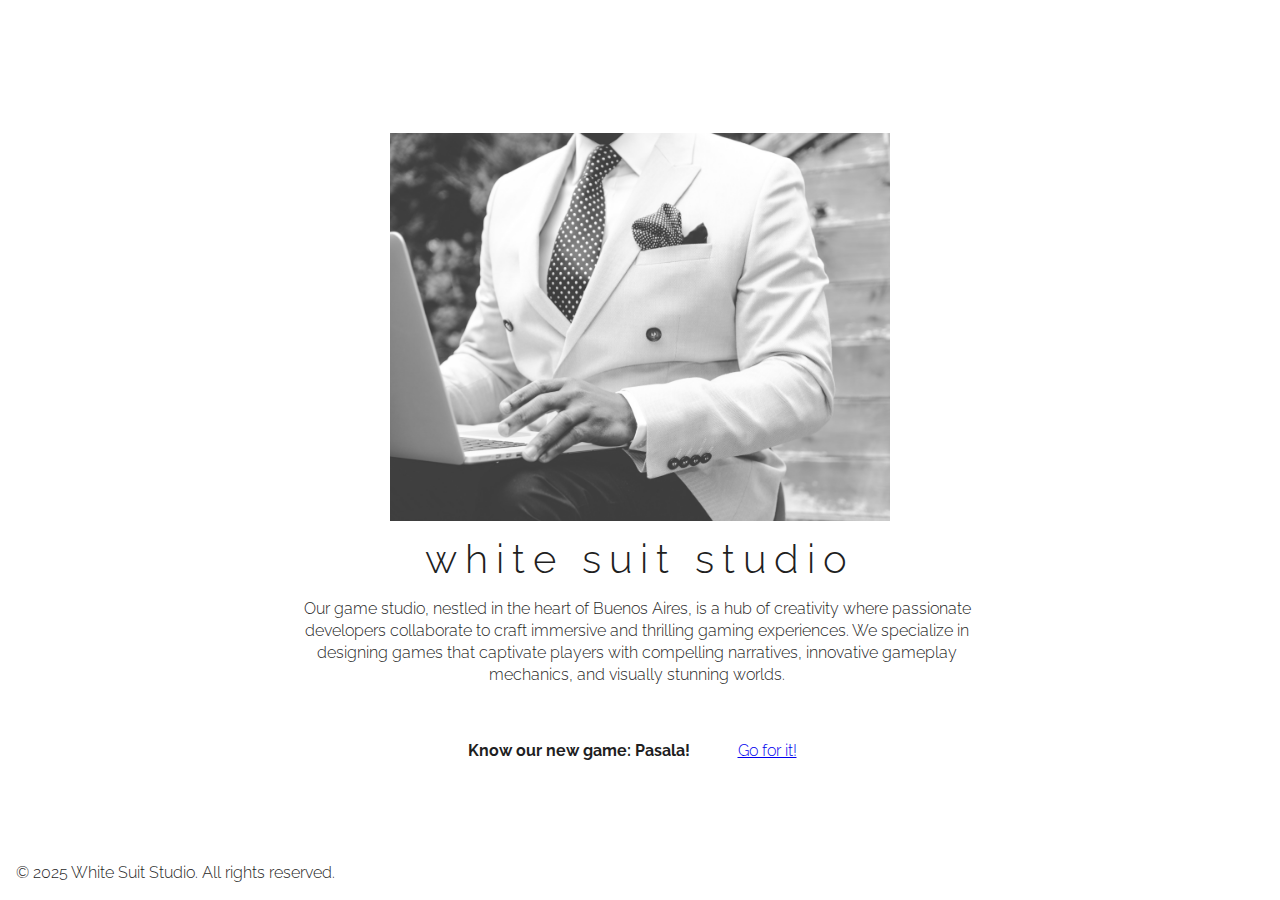
<file: index.html>
<!DOCTYPE html>
<html lang="en">
<head>
    <meta charset="UTF-8">
    <meta name="viewport" content="width=device-width, initial-scale=1.0">
    <link rel="icon" href="images/favicon.png" type="image/x-icon">
    <meta name="description" content="Our game studio, nestled in the heart of Buenos Aires, is a hub of creativity where passionate developers collaborate to craft immersive and thrilling gaming experiences. We specialize in designing games that captivate players with compelling narratives, innovative gameplay mechanics, and visually stunning worlds.">
    <meta property="og:title" content="White Suit Studio">
    <meta property="og:description" content="Our game studio, nestled in the heart of Buenos Aires, is a hub of creativity where passionate developers collaborate to craft immersive and thrilling gaming experiences. We specialize in designing games that captivate players with compelling narratives, innovative gameplay mechanics, and visually stunning worlds.">
    <meta property="og:type" content="website">
    <meta property="og:url" content="https://www.whitesuit.studio">
    <meta property="og:image" content="images/white-suit-1920.jpeg">
    <title>white suit studio</title>

    <!-- Google tag (gtag.js) -->
    <script async src="https://www.googletagmanager.com/gtag/js?id=G-Q6HSPWKRKY"></script>
    <script>
    window.dataLayer = window.dataLayer || [];
    function gtag(){dataLayer.push(arguments);}
    gtag('js', new Date());

    gtag('config', 'G-Q6HSPWKRKY');
    </script>

    <link rel="preconnect" href="https://fonts.googleapis.com">
    <link rel="preconnect" href="https://fonts.gstatic.com" crossorigin>
    <link href="https://fonts.googleapis.com/css2?family=Raleway:wght@300&display=swap" rel="stylesheet">
    <style>
        /*
        reset
        */
        * {
            margin: 0;
            padding: 0;
        }

        strong, em {
            font-weight: 300;
            font-style: normal;
            font-family: "Raleway", serif;
        }

        body {
            font-family: "Raleway", serif;
            font-optical-sizing: auto;
            font-weight: 300;
            font-style: normal;
            font-size: 16px;
            line-height: 1.5;
            font-size: 16px;
            line-height: 22px;
        }

        .main-content {
            color: #1f1f1f;
            width: 100%;
            height: auto;
            overflow: hidden;
            position: relative;
            z-index: 3;
            display: flex;
            flex-direction: column;
            align-items: center;
            justify-content: center;
            top: 0;
            left: 0;
            background-color: rgba(255, 255, 255, 0.9);
        }

        .main-content h1 {
            font-weight: 300;
            letter-spacing: .5rem;
            font-size: 2.5rem;
            line-height: 2.8rem;
            text-align: center;
            padding: 0 1rem;
            margin-top: .7rem;
            margin-bottom: 1rem;
        }

        .main-content p {
            width: 95%;
            max-width: 720px;
            text-align: center;
            padding: 0 1rem;
        }

        .main-image {
            position: relative;
            z-index: 1;
            height: auto;
            max-width: 500px;
            width: 70%;
            object-fit: cover;
            display: block;
            margin: 0 auto 1rem;
        } 

        .new-game-section {
            position: relative;
            margin-top: 3rem;
            width: 100%;
            display: flex;
            align-items: center;
            justify-content: center;
        }
        .new-game-section h2 {
            font-size: 1rem;
            line-height: 1.1rem;
            text-align: center;
            padding: 0 1rem;
        }
        .new-game-section .link-game {
            background-color: transparent;
            padding: .5rem 2rem;
            border-radius: 5px;
            text-decoration: underline;
            font-size: 1rem;
            line-height: 1.1rem;
        }
        .new-game-section .link-game:hover {
            opacity: .5;
        }

        .main-footer {
            /* position: absolute;
            bottom: 1rem;
            left: 0; */
            width: 100%;
        }

        .main-footer p {
            text-align: left;
        }
        
        @media (max-width: 960px) {
            

            .main-content {
                padding: 1rem 0 .5rem;
            }

            .main-content p {
                width: 90%;
            }
        
            .main-footer {
                font-size: .7rem;
                line-height: .9rem;
                padding: .2rem;
                margin-top: 4rem;
                position: relative;
                bottom: auto;
            }

            .main-image {
                width: 90%;
            }

            .main-content h1 {
                letter-spacing: .5rem;
                font-size: 1.5rem;
                line-height: 2rem;
                padding: 0 1rem;
                margin-top: .7rem;
                margin-bottom: 1rem;
            }

            .new-game-section {
                flex-direction: column;
            }
        }
        
        @media(min-height:768px) {
            .main-content {
                height: 100vh;
                padding: 0;
            }
            .main-footer {
                margin-top: 0;
                position: absolute;
                bottom: 1rem;
                left: 0;
                width: 100%;
            }
        }

    </style>
</head>
<body>
    <div  class="main-content">
        <main>

            <picture>
                <source media="(min-width: 1500px)" srcset="images/white-suit-1920.jpeg 1x, images/white-suit.jpeg 2x, images/white-suit.jpeg 3x">
                <source media="(min-width: 1200px)" srcset="images/white-suit-1200.jpeg 1x, images/white-suit-1920.jpeg 2x, images/white-suit-1920.jpeg 3x">
                <source media="(min-width: 768px)" srcset="images/white-suit-1200.jpeg 1x, images/white-suit-1920.jpeg 2x, images/white-suit.jpeg 3x">
                <source media="(min-width: 100px)" srcset="images/white-suit-769.jpeg 1x, images/white-suit-1200.jpeg 2x, images/white-suit-1200.jpeg 3x">
                <img class="main-image" src="images/white-suit.jpeg" alt="White Suit Studio Logo">
            </picture>

            <div>
                <h1>
                    <strong>white suit</strong> studio
                </h1>
                <p>
                    Our <em>game studio</em>, nestled in the heart of Buenos Aires, is a hub of creativity where passionate developers collaborate to craft immersive and thrilling gaming experiences. <strong>We specialize in designing games that captivate players with compelling narratives, innovative gameplay mechanics, and visually stunning worlds.</strong>
                </p>
            </div>


        </main>

        <section class="new-game-section">
            <h2>
                Know our new game: Pasala!
            </h2>
            <a class="link-game" href="https://pasala.whitesuit.studio/index.html" target="_blank">Go for it!</a>
        </section>

        <footer class="main-footer">
            <p>
                &copy; 2025 White Suit Studio. All rights reserved.
            </p>
        </footer>
    </div>

</body>
</html>
</file>
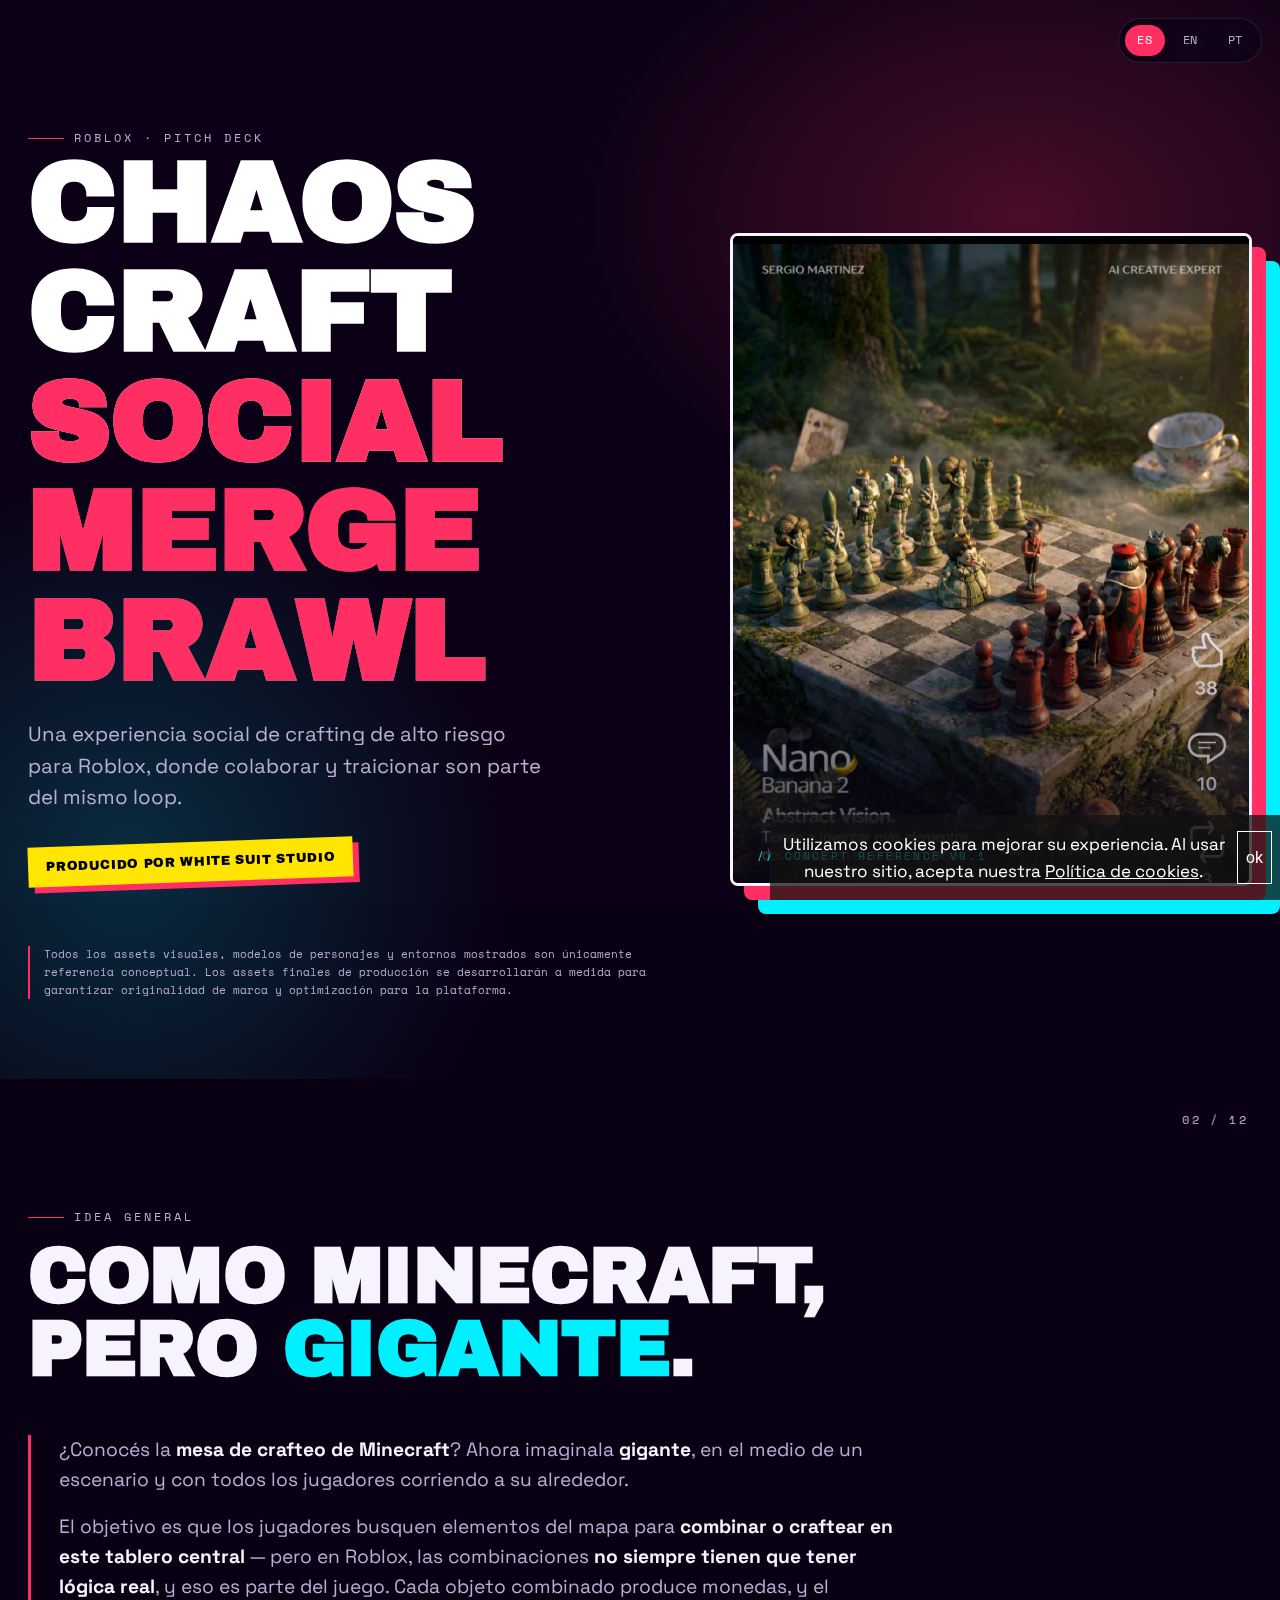
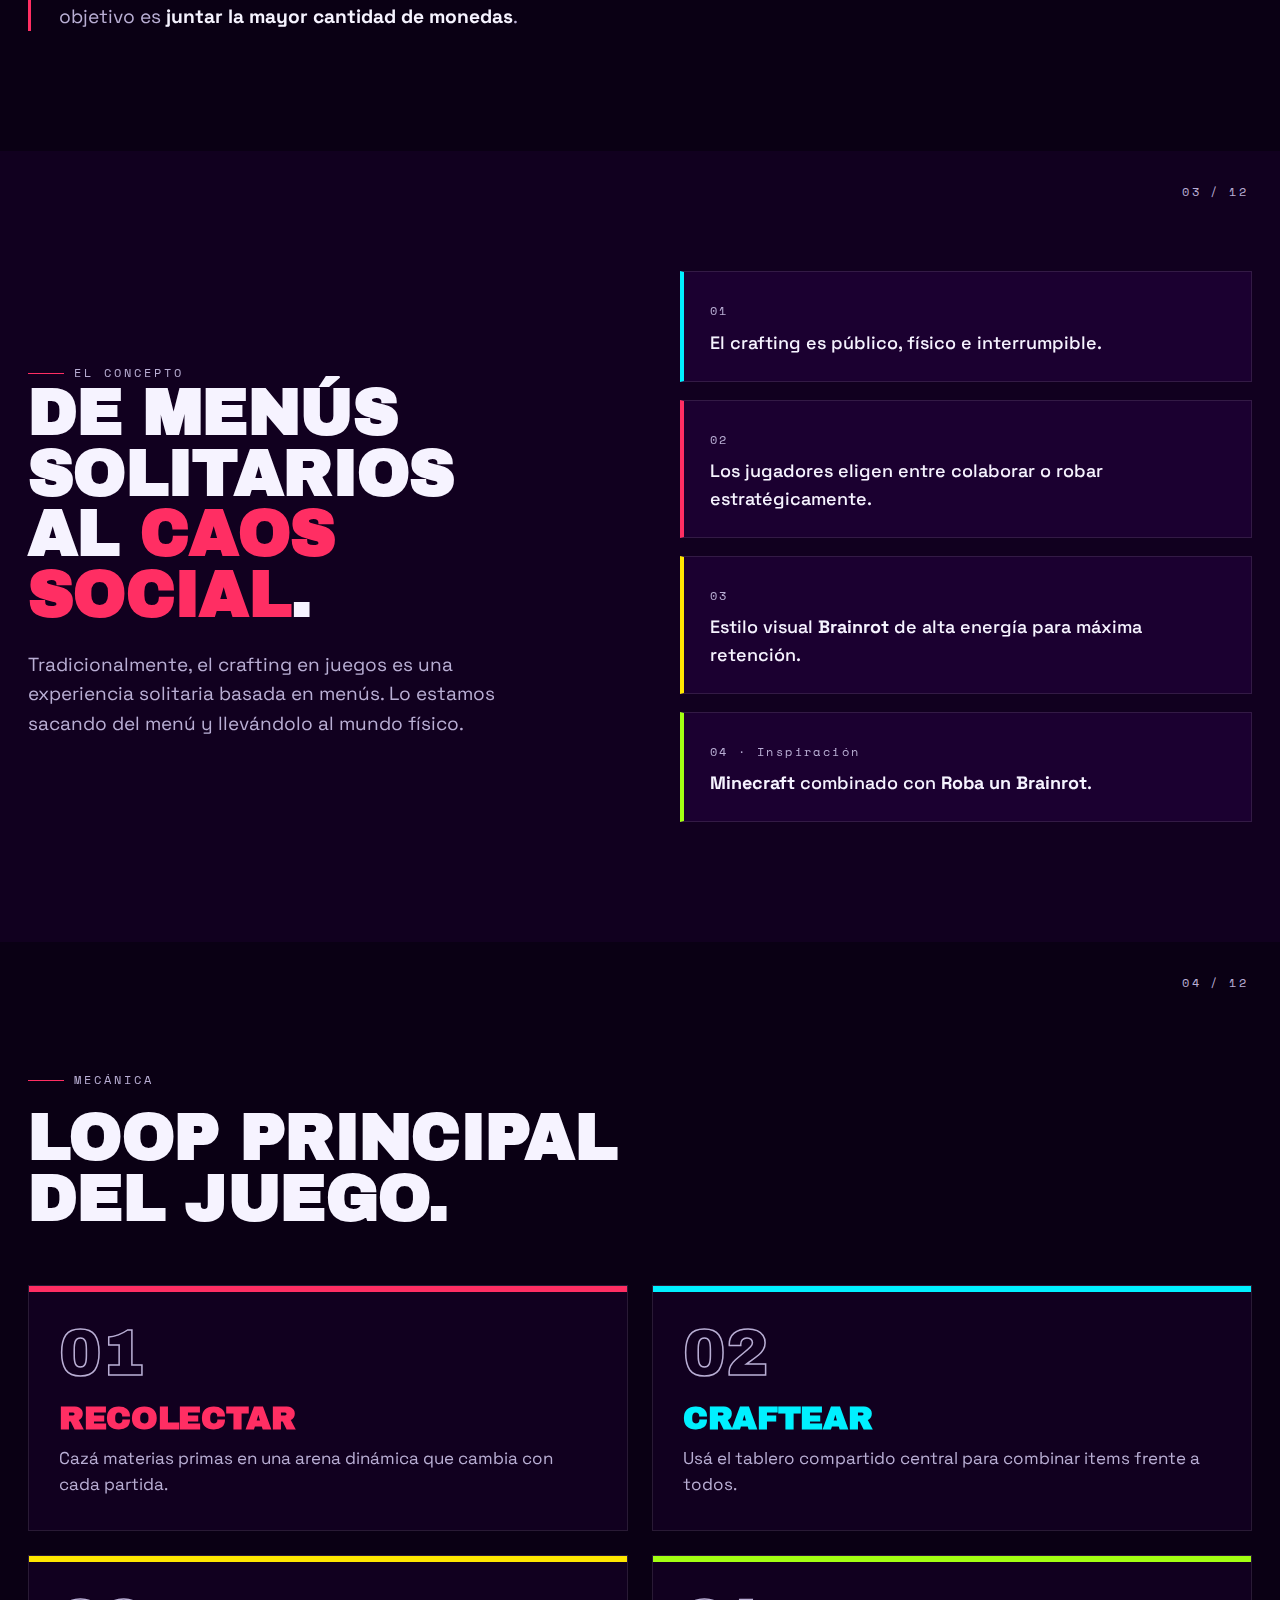
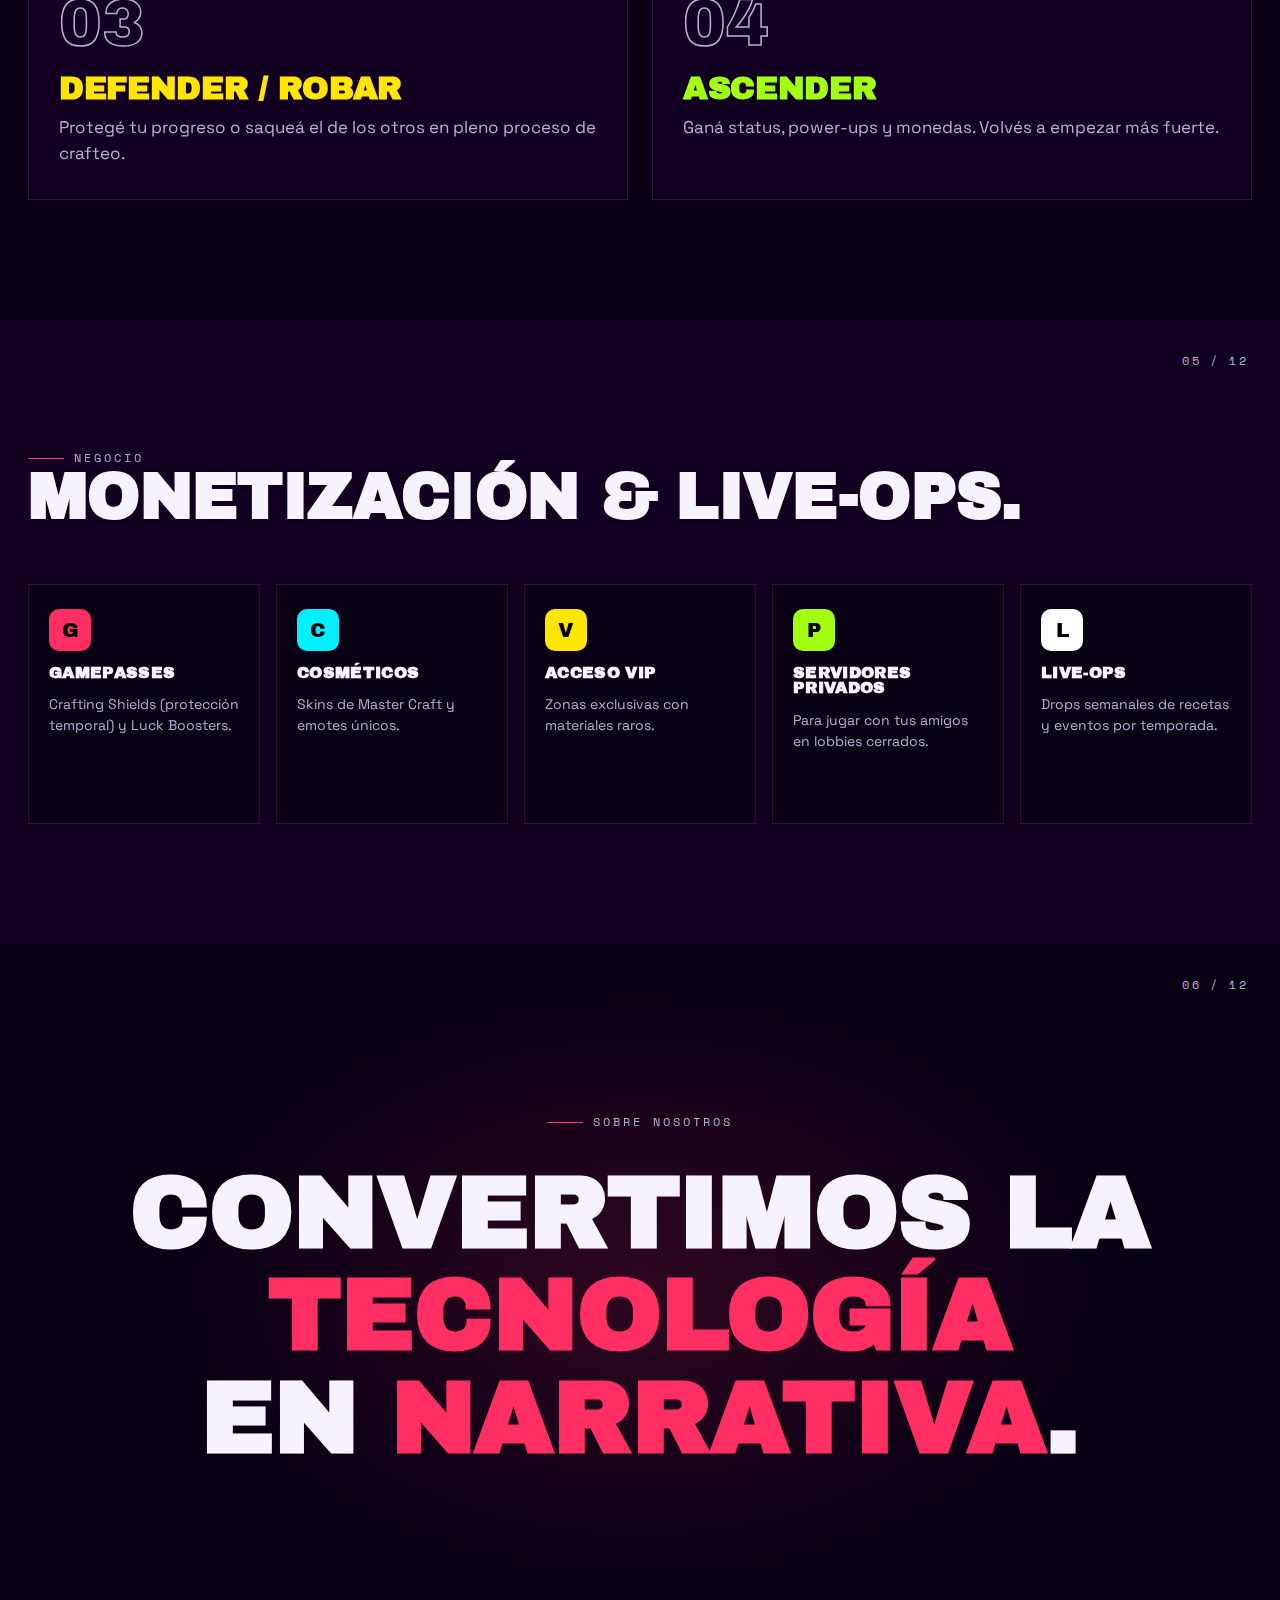
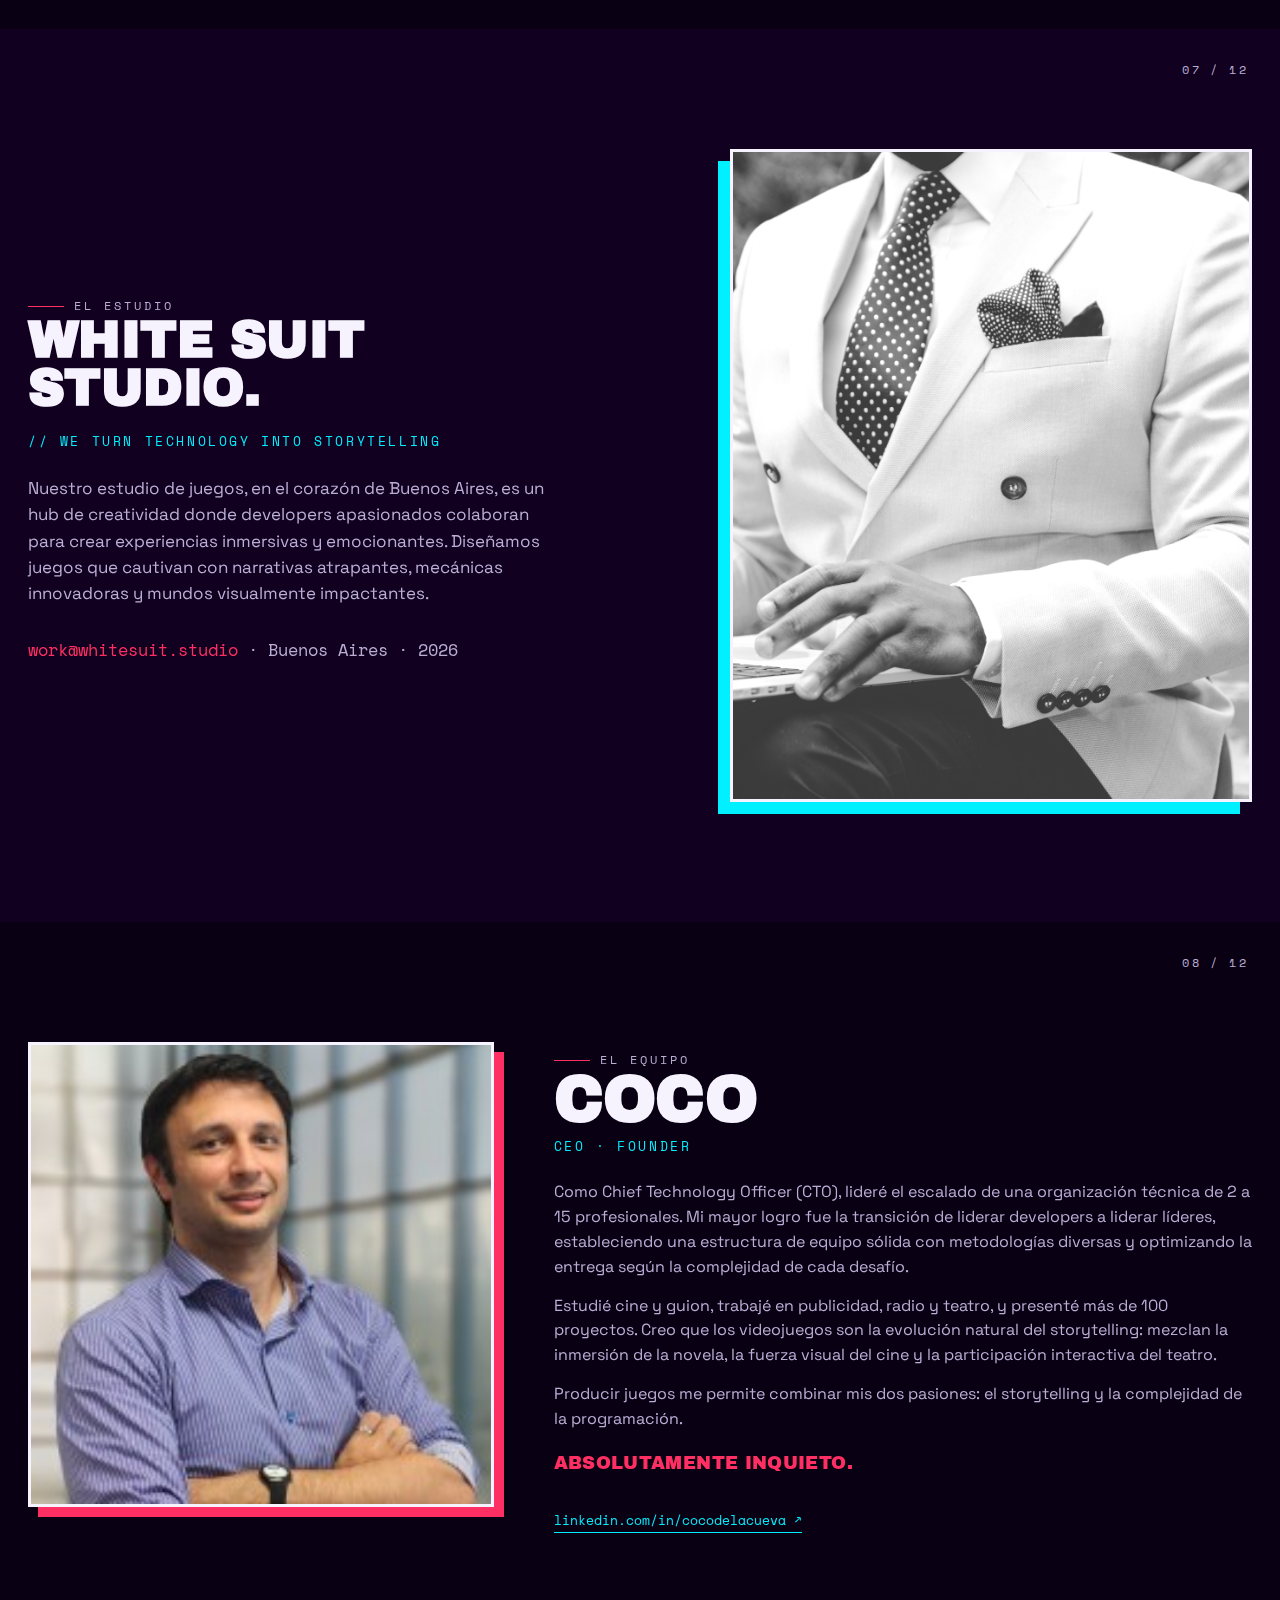
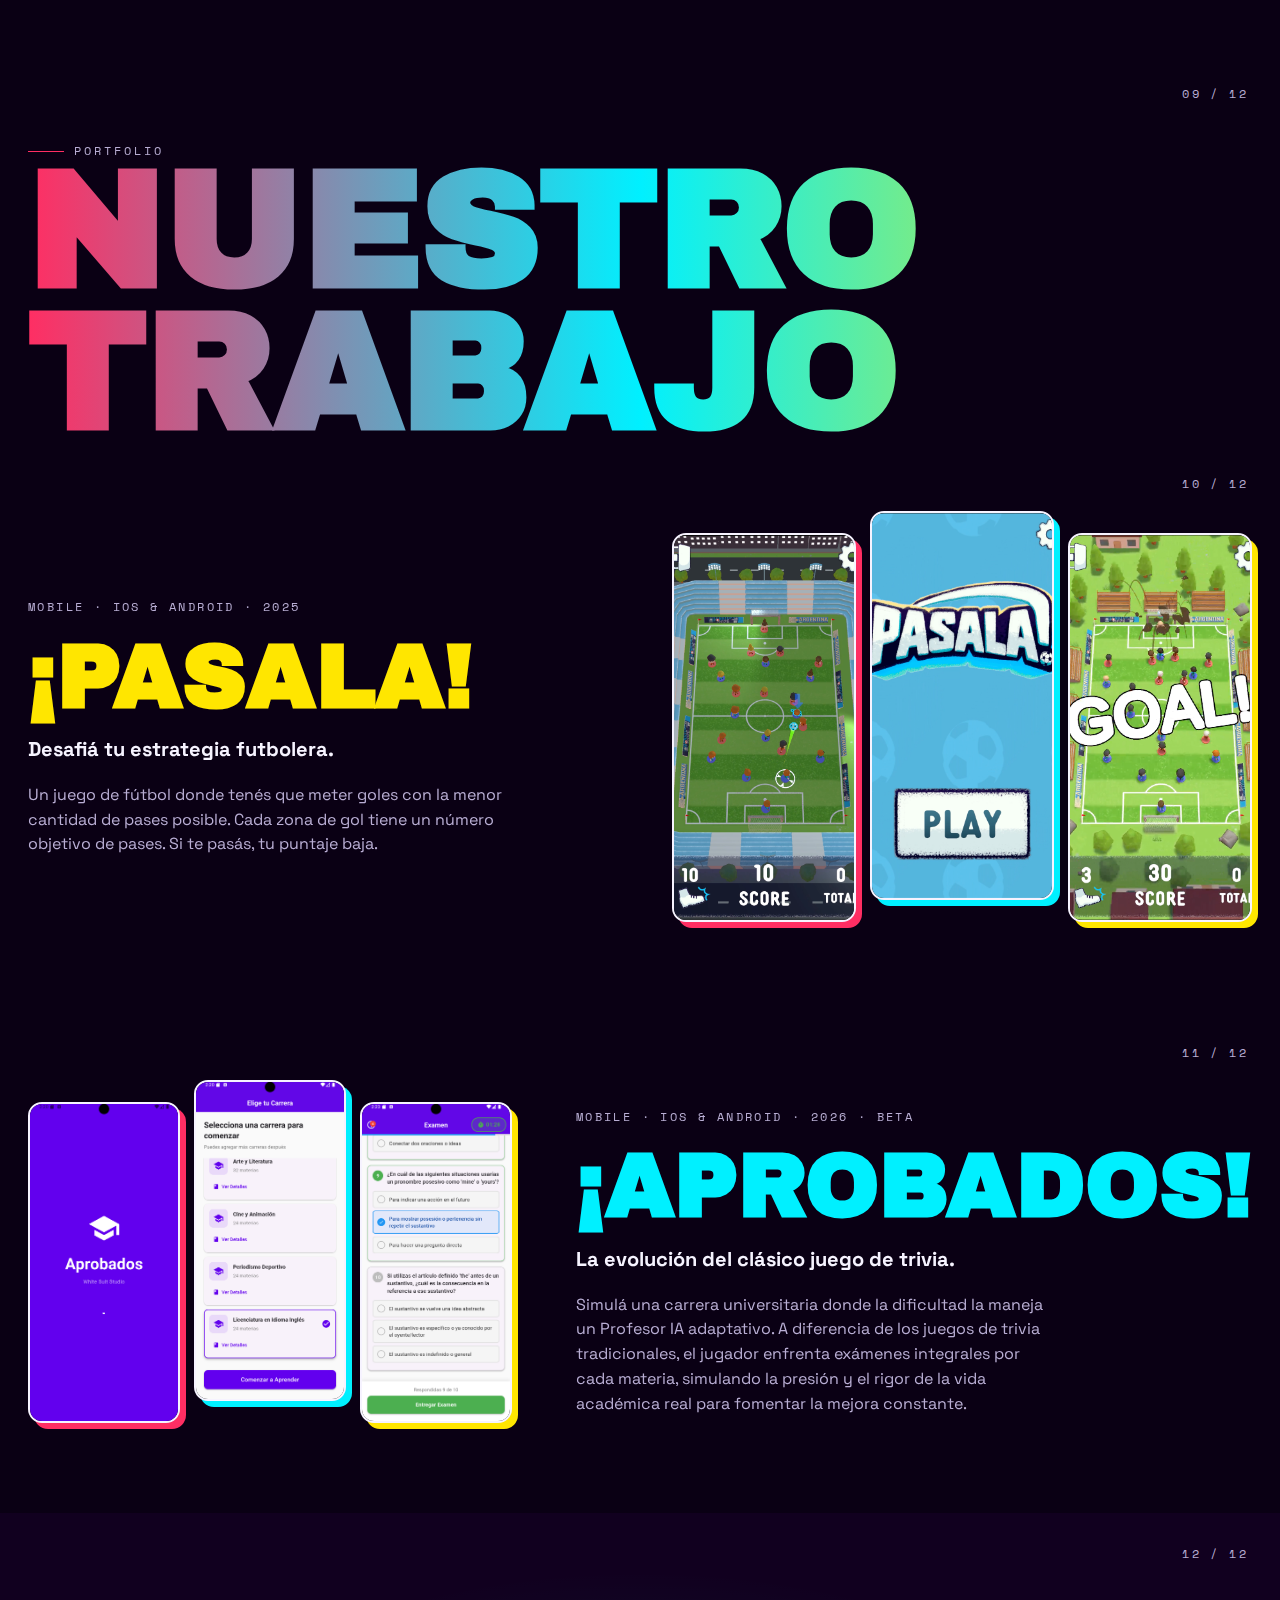
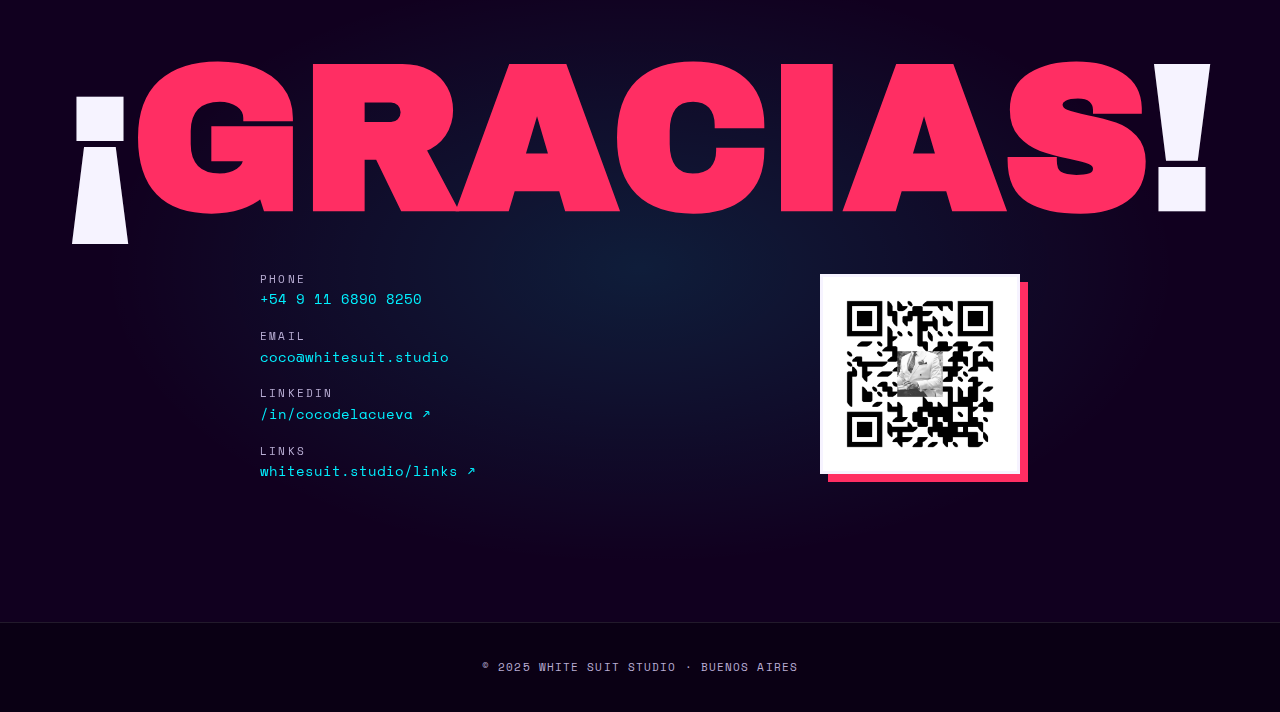
<file: chaos-craft/index.html>
<!DOCTYPE html>
<html lang="es">
<head>
<meta charset="UTF-8">
<meta name="viewport" content="width=device-width, initial-scale=1.0">
<title>Chaos Craft — Roblox Game by White Suit Studio</title>
<meta name="description" content="Chaos Craft: una experiencia social de crafting de alto riesgo para Roblox. Producido por White Suit Studio.">
<link rel="preconnect" href="https://fonts.googleapis.com">
<link rel="preconnect" href="https://fonts.gstatic.com" crossorigin>
<link href="https://fonts.googleapis.com/css2?family=Archivo+Black&family=Space+Grotesk:wght@400;500;700&family=Space+Mono:wght@400;700&display=swap" rel="stylesheet">
<style>
:root{
  --bg:#0A0014;
  --bg-2:#11001F;
  --bg-3:#1B0030;
  --ink:#F6F3FF;
  --ink-soft:#B9AED4;
  --magenta:#FF2E63;
  --cyan:#00F0FF;
  --yellow:#FFE600;
  --lime:#A3FF12;
  --line:rgba(255,255,255,.10);
}
*{box-sizing:border-box;margin:0;padding:0}
html{scroll-behavior:smooth}
body{
  background:var(--bg);
  color:var(--ink);
  font-family:'Space Grotesk',system-ui,-apple-system,sans-serif;
  font-size:17px;
  line-height:1.55;
  overflow-x:hidden;
  -webkit-font-smoothing:antialiased;
}
body::before{
  content:"";position:fixed;inset:0;pointer-events:none;z-index:1;
  background-image:url("data:image/svg+xml;utf8,<svg xmlns='http://www.w3.org/2000/svg' width='140' height='140'><filter id='n'><feTurbulence type='fractalNoise' baseFrequency='0.9' numOctaves='2' stitchTiles='stitch'/><feColorMatrix values='0 0 0 0 1  0 0 0 0 1  0 0 0 0 1  0 0 0 0.06 0'/></filter><rect width='100%25' height='100%25' filter='url(%23n)'/></svg>");
  mix-blend-mode:overlay;opacity:.6;
}
img{max-width:100%;display:block}
a{color:inherit;text-decoration:none}
.container{max-width:1280px;margin:0 auto;padding:0 28px;position:relative;z-index:2}
h1,h2,h3,h4{font-family:'Archivo Black',Impact,sans-serif;line-height:.95;letter-spacing:-.01em;text-transform:uppercase}
.mono{font-family:'Space Mono',ui-monospace,monospace}

/* ==== Lang switcher ==== */
.lang{
  position:fixed;top:18px;right:18px;z-index:50;
  display:flex;gap:6px;background:rgba(10,0,20,.7);
  backdrop-filter:blur(10px);border:1px solid var(--line);
  border-radius:999px;padding:6px;font-family:'Space Mono',monospace;font-size:12px;
}
.lang a{
  padding:6px 12px;border-radius:999px;color:var(--ink-soft);
  letter-spacing:.05em;transition:all .2s;
}
.lang a:hover{color:var(--ink)}
.lang a.active{background:var(--magenta);color:#fff}

/* ==== Section base ==== */
section{position:relative;padding:120px 0;overflow:hidden}
.eyebrow{
  font-family:'Space Mono',monospace;font-size:12px;letter-spacing:.25em;
  text-transform:uppercase;color:var(--ink-soft);
  display:inline-flex;align-items:center;gap:10px;
}
.eyebrow::before{content:"";width:36px;height:1px;background:var(--magenta);display:inline-block}
.section-num{
  position:absolute;top:32px;right:32px;
  font-family:'Space Mono',monospace;font-size:12px;color:var(--ink-soft);
  letter-spacing:.2em;
}

/* ==== HERO ==== */
.hero{min-height:100vh;display:flex;align-items:center;padding:120px 0 80px;position:relative}
.hero::before{
  content:"";position:absolute;inset:0;
  background:
    radial-gradient(60% 50% at 80% 20%,rgba(255,46,99,.25),transparent 60%),
    radial-gradient(50% 60% at 10% 80%,rgba(0,240,255,.18),transparent 60%);
  z-index:0;
}
.hero .container{display:grid;grid-template-columns:1.1fr .9fr;gap:64px;align-items:center}
.hero-title{
  font-size:clamp(58px,9vw,140px);
  background:linear-gradient(180deg,#fff 0%,#fff 60%,var(--magenta) 60%,var(--cyan) 100%);
  -webkit-background-clip:text;background-clip:text;color:transparent;
  margin-bottom:20px;
}
.hero-title .glitch{display:block;color:var(--magenta);-webkit-text-fill-color:var(--magenta)}
.hero-sub{font-size:clamp(18px,1.6vw,22px);color:var(--ink-soft);max-width:520px;margin:24px 0 28px}
.hero-credit{
  display:inline-block;background:var(--yellow);color:#000;
  font-family:'Archivo Black',sans-serif;text-transform:uppercase;
  padding:10px 18px;font-size:13px;letter-spacing:.05em;
  transform:rotate(-2deg);box-shadow:6px 6px 0 var(--magenta);
}
.hero-art{
  position:relative;aspect-ratio:4/5;border-radius:8px;overflow:hidden;
  border:3px solid var(--ink);
  box-shadow:14px 14px 0 var(--magenta), 28px 28px 0 var(--cyan);
  background:#000;
}
.hero-art img{width:100%;height:100%;object-fit:cover;filter:contrast(1.05) saturate(1.1)}
.hero-art::after{
  content:"";position:absolute;inset:0;
  background:linear-gradient(180deg,transparent 50%,rgba(10,0,20,.6) 100%);
}
.hero-tag{
  position:absolute;left:24px;bottom:18px;z-index:2;
  font-family:'Space Mono',monospace;font-size:11px;color:var(--cyan);
  letter-spacing:.2em;text-transform:uppercase;
}
.hero-disclaimer{
  margin-top:64px;font-family:'Space Mono',monospace;font-size:11px;
  color:var(--ink-soft);max-width:920px;line-height:1.6;
  border-left:2px solid var(--magenta);padding-left:14px;
}

/* ==== IDEA GENERAL ==== */
.idea h2{font-size:clamp(44px,6vw,88px);margin-top:14px}
.idea h2 .accent{color:var(--cyan)}
.idea-pitch{
  margin-top:48px;max-width:880px;
  font-size:clamp(19px,1.5vw,24px);line-height:1.55;color:var(--ink-soft);
  border-left:3px solid var(--magenta);padding-left:28px;
}
.idea-pitch p + p{margin-top:18px}
.idea-pitch strong{color:var(--ink);font-weight:700}

/* ==== CONCEPT ==== */
.concept{background:var(--bg-2)}
.concept .container{display:grid;grid-template-columns:1fr 1fr;gap:80px;align-items:center}
.concept h2{font-size:clamp(40px,5vw,76px)}
.concept h2 em{font-style:normal;color:var(--magenta)}
.concept-lead{margin-top:24px;font-size:19px;color:var(--ink-soft);max-width:520px}
.manifesto{display:flex;flex-direction:column;gap:18px}
.manifesto-card{
  background:var(--bg-3);border:1px solid var(--line);
  padding:24px 26px;border-left:4px solid var(--cyan);
  transition:transform .25s ease,border-color .25s ease;
}
.manifesto-card:nth-child(2){border-left-color:var(--magenta)}
.manifesto-card:nth-child(3){border-left-color:var(--yellow)}
.manifesto-card:nth-child(4){border-left-color:var(--lime)}
.manifesto-card:hover{transform:translateX(6px)}
.manifesto-card .num{
  font-family:'Space Mono',monospace;font-size:12px;color:var(--ink-soft);letter-spacing:.2em;
}
.manifesto-card p{margin-top:6px;font-size:18px;font-weight:500}

/* ==== LOOP ==== */
.loop h2{font-size:clamp(40px,5vw,76px);margin-bottom:14px}
.loop .eyebrow{margin-bottom:18px}
.loop-grid{display:grid;grid-template-columns:repeat(2,1fr);gap:24px;margin-top:56px}
.loop-card{
  position:relative;background:var(--bg-2);border:1px solid var(--line);
  padding:36px 30px 32px;overflow:hidden;
  transition:transform .3s ease;
}
.loop-card:hover{transform:translateY(-6px)}
.loop-card::before{
  content:"";position:absolute;left:0;top:0;height:6px;width:100%;
  background:var(--magenta);
}
.loop-card:nth-child(2)::before{background:var(--cyan)}
.loop-card:nth-child(3)::before{background:var(--yellow)}
.loop-card:nth-child(4)::before{background:var(--lime)}
.loop-num{
  font-family:'Archivo Black',sans-serif;font-size:64px;color:transparent;
  -webkit-text-stroke:1.5px var(--ink-soft);
  line-height:1;
}
.loop-card h3{font-size:32px;margin:18px 0 10px;color:var(--magenta)}
.loop-card:nth-child(2) h3{color:var(--cyan)}
.loop-card:nth-child(3) h3{color:var(--yellow)}
.loop-card:nth-child(4) h3{color:var(--lime)}
.loop-card p{color:var(--ink-soft);font-size:17px}

/* ==== MONETIZATION ==== */
.money{background:var(--bg-2)}
.money h2{font-size:clamp(40px,5vw,76px);margin-bottom:14px}
.money-grid{display:grid;grid-template-columns:repeat(5,1fr);gap:16px;margin-top:56px}
.money-card{
  background:var(--bg);border:1px solid var(--line);padding:24px 20px;
  display:flex;flex-direction:column;gap:14px;min-height:240px;
  transition:all .25s ease;
}
.money-card:hover{border-color:var(--magenta);transform:translateY(-4px)}
.money-icon{
  width:42px;height:42px;border-radius:10px;display:grid;place-items:center;
  background:var(--magenta);color:#000;font-family:'Archivo Black',sans-serif;font-size:20px;
}
.money-card:nth-child(2) .money-icon{background:var(--cyan)}
.money-card:nth-child(3) .money-icon{background:var(--yellow)}
.money-card:nth-child(4) .money-icon{background:var(--lime)}
.money-card:nth-child(5) .money-icon{background:#fff}
.money-card h4{font-family:'Archivo Black',sans-serif;font-size:16px;text-transform:uppercase;letter-spacing:.02em}
.money-card p{font-size:14px;color:var(--ink-soft);line-height:1.5}

/* ==== ABOUT QUOTE ==== */
.quote{padding:160px 0;text-align:center;position:relative}
.quote::before{
  content:"";position:absolute;inset:0;
  background:radial-gradient(50% 60% at 50% 50%,rgba(255,46,99,.15),transparent 70%);
}
.quote .eyebrow{justify-content:center;display:inline-flex;margin-bottom:30px}
.quote h2{font-size:clamp(46px,8vw,120px);max-width:1100px;margin:0 auto;line-height:1}
.quote h2 span{color:var(--magenta)}

/* ==== STUDIO ==== */
.studio{background:var(--bg-2)}
.studio .container{display:grid;grid-template-columns:1.1fr .9fr;gap:64px;align-items:center}
.studio h2{font-size:clamp(36px,4vw,60px);margin-bottom:18px}
.studio .tag{color:var(--cyan);font-family:'Space Mono',monospace;font-size:13px;letter-spacing:.2em;text-transform:uppercase;margin-bottom:24px}
.studio p{color:var(--ink-soft);font-size:17px;max-width:520px}
.studio-meta{margin-top:30px;font-family:'Space Mono',monospace;font-size:13px;color:var(--ink)}
.studio-meta a{color:var(--magenta)}
.studio-art{
  aspect-ratio:4/5;overflow:hidden;border:3px solid var(--ink);
  box-shadow:-12px 12px 0 var(--cyan);background:#fff;
}
.studio-art img{width:100%;height:100%;object-fit:cover;filter:grayscale(.1) contrast(1.05)}

/* ==== FOUNDER ==== */
.founder .container{display:grid;grid-template-columns:.4fr .6fr;gap:60px;align-items:start}
.founder-photo{
  aspect-ratio:1/1;overflow:hidden;border:3px solid var(--ink);
  box-shadow:10px 10px 0 var(--magenta);
}
.founder-photo img{width:100%;height:100%;object-fit:cover}
.founder-name{font-size:clamp(40px,5vw,72px);margin-bottom:6px}
.founder-role{font-family:'Space Mono',monospace;color:var(--cyan);letter-spacing:.2em;text-transform:uppercase;margin-bottom:24px;font-size:13px}
.founder-bio p{color:var(--ink-soft);margin-bottom:14px;font-size:16px}
.founder-bio p.kicker{
  color:var(--magenta);font-family:'Archivo Black',sans-serif;
  text-transform:uppercase;font-size:18px;letter-spacing:.02em;margin-top:18px;
}
.founder-link{
  display:inline-block;margin-top:18px;font-family:'Space Mono',monospace;
  font-size:13px;color:var(--cyan);border-bottom:1px solid var(--cyan);
  padding-bottom:2px;
}

/* ==== WORK HEADER ==== */
.work-header{padding:80px 0 0}
.work-header h2{
  font-size:clamp(64px,13vw,210px);line-height:.85;
  background:linear-gradient(90deg,var(--magenta),var(--cyan),var(--yellow));
  -webkit-background-clip:text;background-clip:text;color:transparent;
  -webkit-text-fill-color:transparent;
  word-break:break-word;
}

/* ==== GAME ==== */
.game{padding:90px 0}
.game .container{display:grid;grid-template-columns:1fr 1fr;gap:64px;align-items:center}
.game.alt .container{direction:rtl}
.game.alt .container > *{direction:ltr}
.game .meta{font-family:'Space Mono',monospace;font-size:12px;letter-spacing:.2em;text-transform:uppercase;color:var(--ink-soft);margin-bottom:18px}
.game h3{font-size:clamp(46px,7vw,96px);color:var(--yellow);margin-bottom:14px}
.game .alt-color{color:var(--cyan)}
.game .tag{font-size:20px;font-weight:700;color:var(--ink);margin-bottom:18px}
.game p.body{color:var(--ink-soft);font-size:16px;max-width:480px}
.shots{display:grid;grid-template-columns:repeat(3,1fr);gap:14px;align-items:end}
.shots img{
  border:2px solid var(--ink);box-shadow:6px 6px 0 var(--magenta);
  border-radius:14px;background:#000;aspect-ratio:9/19;object-fit:cover;
}
.shots img:nth-child(2){box-shadow:6px 6px 0 var(--cyan);transform:translateY(-22px)}
.shots img:nth-child(3){box-shadow:6px 6px 0 var(--yellow)}

/* ==== THANKS ==== */
.thanks{padding:140px 0;background:var(--bg-2);text-align:center;position:relative}
.thanks::before{
  content:"";position:absolute;inset:0;
  background:radial-gradient(60% 60% at 50% 50%,rgba(0,240,255,.12),transparent 70%);
}
.thanks h2{font-size:clamp(80px,16vw,220px);line-height:.85;margin-bottom:40px}
.thanks h2 span{color:var(--magenta)}
.thanks-grid{display:grid;grid-template-columns:1fr 200px;gap:60px;max-width:760px;margin:0 auto;align-items:center;text-align:left}
.thanks-info{display:flex;flex-direction:column;gap:14px;font-family:'Space Mono',monospace;font-size:14px}
.thanks-info a{color:var(--cyan);border-bottom:1px solid transparent;padding-bottom:2px;transition:.2s}
.thanks-info a:hover{border-color:var(--cyan)}
.thanks-info .label{color:var(--ink-soft);font-size:11px;letter-spacing:.2em;text-transform:uppercase}
.qr{background:#fff;padding:14px;border:3px solid var(--ink);box-shadow:8px 8px 0 var(--magenta)}
.qr img{width:100%;height:auto;display:block}

/* ==== FOOTER ==== */
footer{padding:36px 0;border-top:1px solid var(--line);text-align:center;font-family:'Space Mono',monospace;font-size:11px;color:var(--ink-soft);letter-spacing:.1em;text-transform:uppercase}

/* ==== Responsive ==== */
@media (max-width:1080px){
  .money-grid{grid-template-columns:repeat(2,1fr)}
}
@media (max-width:880px){
  section{padding:90px 0}
  .container{padding:0 22px}
  .hero{padding:120px 0 60px}
  .hero .container,.concept .container,.studio .container,.founder .container,.game .container,.game.alt .container{grid-template-columns:1fr;gap:40px;direction:ltr}
  .loop-grid{grid-template-columns:1fr}
  .money-grid{grid-template-columns:1fr}
  .thanks-grid{grid-template-columns:1fr;text-align:center;justify-items:center}
  .thanks-info{align-items:center}
  .qr{max-width:200px}
  .hero-art{box-shadow:8px 8px 0 var(--magenta), 16px 16px 0 var(--cyan)}
  .section-num{top:18px;right:22px}
  .lang{top:14px;right:14px}
  .work-header h2{font-size:clamp(48px,11vw,90px);letter-spacing:-.02em}
  .thanks h2{font-size:clamp(64px,14vw,120px);letter-spacing:-.02em}
  .idea-row{grid-template-columns:1fr;gap:8px;padding:28px 0}
  .idea-row .num{font-size:54px}
}

.cookies-policy-message {
    position: fixed;
    z-index: 11;
    bottom: 0;
    right: 0;
    width: 100%;
    max-width: 510px;
    padding: 1rem .5rem;
    background-color: #111111bd;
    color: #fff;
    text-align: center;
    display: flex;
 }

 .cookies-policy-message p {
    margin-right: .5rem;
 }

 .cookies-policy-message a {
    text-decoration: underline;
    color: #fff;
 }

 .cookies-policy-message button {
        background-color: transparent;
        color: #fff;
        border: 1px solid white;
        padding: .5rem;
        font-size: 1rem;
        line-height: 1.2rem;
        font-weight: 300;
        cursor: pointer;
 }
</style>
</head>
<body>

<nav class="lang" aria-label="Idiomas">
  <a href="index.html" class="active">ES</a>
  <a href="index-en.html">EN</a>
  <a href="index-pt.html">PT</a>
</nav>

<!-- ============ HERO ============ -->
<section class="hero" id="top">
  <span class="section-num">01 / 12</span>
  <div class="container">
    <div>
      <span class="eyebrow">Roblox · Pitch Deck</span>
      <h1 class="hero-title">
        Chaos<br>Craft
        <span class="glitch">Social Merge Brawl</span>
      </h1>
      <p class="hero-sub">Una experiencia social de crafting de alto riesgo para Roblox, donde colaborar y traicionar son parte del mismo loop.</p>
      <span class="hero-credit">Producido por White Suit Studio</span>
      <p class="hero-disclaimer">
        Todos los assets visuales, modelos de personajes y entornos mostrados son únicamente referencia conceptual. Los assets finales de producción se desarrollarán a medida para garantizar originalidad de marca y optimización para la plataforma.
      </p>
    </div>
    <div class="hero-art">
      <img src="assets/image3.png" alt="Concepto visual de Chaos Craft">
      <span class="hero-tag">// Concept reference v0.1</span>
    </div>
  </div>
</section>

<!-- ============ IDEA GENERAL ============ -->
<section class="idea">
  <span class="section-num">02 / 12</span>
  <div class="container">
    <span class="eyebrow">Idea general</span>
    <h2>Como Minecraft,<br>pero <span class="accent">gigante</span>.</h2>
    <div class="idea-pitch">
      <p>¿Conocés la <strong>mesa de crafteo de Minecraft</strong>? Ahora imaginala <strong>gigante</strong>, en el medio de un escenario y con todos los jugadores corriendo a su alrededor.</p>
      <p>El objetivo es que los jugadores busquen elementos del mapa para <strong>combinar o craftear en este tablero central</strong> — pero en Roblox, las combinaciones <strong>no siempre tienen que tener lógica real</strong>, y eso es parte del juego. Cada objeto combinado produce monedas, y el objetivo es <strong>juntar la mayor cantidad de monedas</strong>.</p>
    </div>
  </div>
</section>

<!-- ============ CONCEPT ============ -->
<section class="concept">
  <span class="section-num">03 / 12</span>
  <div class="container">
    <div>
      <span class="eyebrow">El concepto</span>
      <h2>De menús solitarios<br>al <em>caos social</em>.</h2>
      <p class="concept-lead">Tradicionalmente, el crafting en juegos es una experiencia solitaria basada en menús. Lo estamos sacando del menú y llevándolo al mundo físico.</p>
    </div>
    <div class="manifesto">
      <div class="manifesto-card">
        <span class="num">01</span>
        <p>El crafting es público, físico e interrumpible.</p>
      </div>
      <div class="manifesto-card">
        <span class="num">02</span>
        <p>Los jugadores eligen entre colaborar o robar estratégicamente.</p>
      </div>
      <div class="manifesto-card">
        <span class="num">03</span>
        <p>Estilo visual <strong>Brainrot</strong> de alta energía para máxima retención.</p>
      </div>
      <div class="manifesto-card">
        <span class="num">04 · Inspiración</span>
        <p><strong>Minecraft</strong> combinado con <strong>Roba un Brainrot</strong>.</p>
      </div>
    </div>
  </div>
</section>

<!-- ============ CORE LOOP ============ -->
<section class="loop">
  <span class="section-num">04 / 12</span>
  <div class="container">
    <span class="eyebrow">Mecánica</span>
    <h2>Loop principal<br>del juego.</h2>
    <div class="loop-grid">
      <div class="loop-card">
        <span class="loop-num">01</span>
        <h3>Recolectar</h3>
        <p>Cazá materias primas en una arena dinámica que cambia con cada partida.</p>
      </div>
      <div class="loop-card">
        <span class="loop-num">02</span>
        <h3>Craftear</h3>
        <p>Usá el tablero compartido central para combinar items frente a todos.</p>
      </div>
      <div class="loop-card">
        <span class="loop-num">03</span>
        <h3>Defender / Robar</h3>
        <p>Protegé tu progreso o saqueá el de los otros en pleno proceso de crafteo.</p>
      </div>
      <div class="loop-card">
        <span class="loop-num">04</span>
        <h3>Ascender</h3>
        <p>Ganá status, power-ups y monedas. Volvés a empezar más fuerte.</p>
      </div>
    </div>
  </div>
</section>

<!-- ============ MONETIZATION ============ -->
<section class="money">
  <span class="section-num">05 / 12</span>
  <div class="container">
    <span class="eyebrow">Negocio</span>
    <h2>Monetización &amp; Live-Ops.</h2>
    <div class="money-grid">
      <div class="money-card">
        <div class="money-icon">G</div>
        <h4>Gamepasses</h4>
        <p>Crafting Shields (protección temporal) y Luck Boosters.</p>
      </div>
      <div class="money-card">
        <div class="money-icon">C</div>
        <h4>Cosméticos</h4>
        <p>Skins de Master Craft y emotes únicos.</p>
      </div>
      <div class="money-card">
        <div class="money-icon">V</div>
        <h4>Acceso VIP</h4>
        <p>Zonas exclusivas con materiales raros.</p>
      </div>
      <div class="money-card">
        <div class="money-icon">P</div>
        <h4>Servidores privados</h4>
        <p>Para jugar con tus amigos en lobbies cerrados.</p>
      </div>
      <div class="money-card">
        <div class="money-icon">L</div>
        <h4>Live-Ops</h4>
        <p>Drops semanales de recetas y eventos por temporada.</p>
      </div>
    </div>
  </div>
</section>

<!-- ============ ABOUT US ============ -->
<section class="quote">
  <span class="section-num">06 / 12</span>
  <div class="container">
    <span class="eyebrow">Sobre nosotros</span>
    <h2>Convertimos la <span>tecnología</span><br>en <span>narrativa</span>.</h2>
  </div>
</section>

<!-- ============ STUDIO ============ -->
<section class="studio">
  <span class="section-num">07 / 12</span>
  <div class="container">
    <div>
      <span class="eyebrow">El estudio</span>
      <h2>White Suit<br>Studio.</h2>
      <p class="tag">// We turn technology into storytelling</p>
      <p>Nuestro estudio de juegos, en el corazón de Buenos Aires, es un hub de creatividad donde developers apasionados colaboran para crear experiencias inmersivas y emocionantes. Diseñamos juegos que cautivan con narrativas atrapantes, mecánicas innovadoras y mundos visualmente impactantes.</p>
      <p class="studio-meta"><a href="mailto:work@whitesuit.studio">work@whitesuit.studio</a> · Buenos Aires · 2026</p>
    </div>
    <div class="studio-art">
      <img src="assets/image2.jpeg" alt="White Suit Studio">
    </div>
  </div>
</section>

<!-- ============ FOUNDER ============ -->
<section class="founder">
  <span class="section-num">08 / 12</span>
  <div class="container">
    <div class="founder-photo">
      <img src="assets/image9.jpeg" alt="Coco — CEO">
    </div>
    <div>
      <span class="eyebrow">El equipo</span>
      <h3 class="founder-name">coco</h3>
      <div class="founder-role">CEO · Founder</div>
      <div class="founder-bio">
        <p>Como Chief Technology Officer (CTO), lideré el escalado de una organización técnica de 2 a 15 profesionales. Mi mayor logro fue la transición de liderar developers a liderar líderes, estableciendo una estructura de equipo sólida con metodologías diversas y optimizando la entrega según la complejidad de cada desafío.</p>
        <p>Estudié cine y guion, trabajé en publicidad, radio y teatro, y presenté más de 100 proyectos. Creo que los videojuegos son la evolución natural del storytelling: mezclan la inmersión de la novela, la fuerza visual del cine y la participación interactiva del teatro.</p>
        <p>Producir juegos me permite combinar mis dos pasiones: el storytelling y la complejidad de la programación.</p>
        <p class="kicker">Absolutamente inquieto.</p>
        <a class="founder-link" href="https://www.linkedin.com/in/cocodelacueva/" target="_blank" rel="noopener">linkedin.com/in/cocodelacueva ↗</a>
      </div>
    </div>
  </div>
</section>

<!-- ============ WORK HEADER ============ -->
<section class="work-header">
  <span class="section-num">09 / 12</span>
  <div class="container">
    <span class="eyebrow">Portfolio</span>
    <h2>Nuestro<br>Trabajo</h2>
  </div>
</section>

<!-- ============ PASALA ============ -->
<section class="game">
  <span class="section-num">10 / 12</span>
  <div class="container">
    <div>
      <p class="meta">Mobile · iOS &amp; Android · 2025</p>
      <h3>¡Pasala!</h3>
      <p class="tag">Desafiá tu estrategia futbolera.</p>
      <p class="body">Un juego de fútbol donde tenés que meter goles con la menor cantidad de pases posible. Cada zona de gol tiene un número objetivo de pases. Si te pasás, tu puntaje baja.</p>
    </div>
    <div class="shots">
      <img src="assets/image11.png" alt="Pasala gameplay">
      <img src="assets/image12.png" alt="Pasala menú">
      <img src="assets/image13.png" alt="Pasala goal screen">
    </div>
  </div>
</section>

<!-- ============ APROBADOS ============ -->
<section class="game alt">
  <span class="section-num">11 / 12</span>
  <div class="container">
    <div>
      <p class="meta">Mobile · iOS &amp; Android · 2026 · Beta</p>
      <h3 class="alt-color">¡Aprobados!</h3>
      <p class="tag">La evolución del clásico juego de trivia.</p>
      <p class="body">Simulá una carrera universitaria donde la dificultad la maneja un Profesor IA adaptativo. A diferencia de los juegos de trivia tradicionales, el jugador enfrenta exámenes integrales por cada materia, simulando la presión y el rigor de la vida académica real para fomentar la mejora constante.</p>
    </div>
    <div class="shots">
      <img src="assets/image14.png" alt="Aprobados splash">
      <img src="assets/image15.png" alt="Aprobados career select">
      <img src="assets/image16.png" alt="Aprobados exam">
    </div>
  </div>
</section>

<!-- ============ THANKS ============ -->
<section class="thanks" id="contacto">
  <span class="section-num">12 / 12</span>
  <div class="container">
    <h2>¡<span>Gracias</span>!</h2>
    <div class="thanks-grid">
      <div class="thanks-info">
        <div><span class="label">Phone</span><br><a href="tel:+5491168908250">+54 9 11 6890 8250</a></div>
        <div><span class="label">Email</span><br><a href="mailto:coco@whitesuit.studio">coco@whitesuit.studio</a></div>
        <div><span class="label">LinkedIn</span><br><a href="https://www.linkedin.com/in/cocodelacueva/" target="_blank" rel="noopener">/in/cocodelacueva ↗</a></div>
        <div><span class="label">Links</span><br><a href="https://whitesuit.studio/links.html" target="_blank" rel="noopener">whitesuit.studio/links ↗</a></div>
      </div>
      <div class="qr">
        <img src="assets/image17.png" alt="QR White Suit Studio">
      </div>
    </div>
  </div>
</section>

<footer>© 2025 White Suit Studio · Buenos Aires</footer>

<!-- Google Analytics -->
<script async src="https://www.googletagmanager.com/gtag/js?id=G-Q6HSPWKRKY"></script>
<script>
    window.dataLayer = window.dataLayer || [];
    function gtag(){dataLayer.push(arguments);}
    gtag('js', new Date());
    gtag('config', 'G-Q6HSPWKRKY');
</script>

<script>
  const cookiesPolicy = () => {

    // verifico localStorage para ver si acepto cookies
    if (localStorage.getItem('cookiesAccepted')) {
        return;
    }

    // Si no, muestro el mensaje de cookies
    const cookiesMessage = document.createElement('div');   
    cookiesMessage.className = 'cookies-policy-message';
    cookiesMessage.innerHTML = `
        <p>Utilizamos cookies para mejorar su experiencia. Al usar nuestro sitio, acepta nuestra <a href="cookies-policy.html" target="_blank">Política de cookies</a>.</p>
        <button class="accept-cookies">ok</button>
    `;
    document.body.appendChild(cookiesMessage);
    // Agrego evento al botón de aceptar cookies
    const acceptButton = cookiesMessage.querySelector('.accept-cookies');
    if (acceptButton) {
        acceptButton.addEventListener('click', function () {
            localStorage.setItem('cookiesAccepted', 'true');
            cookiesMessage.remove();
        });
    }

  }

  document.addEventListener('DOMContentLoaded', function () {
      cookiesPolicy()
  });
</script>

</body>
</html>
</file>
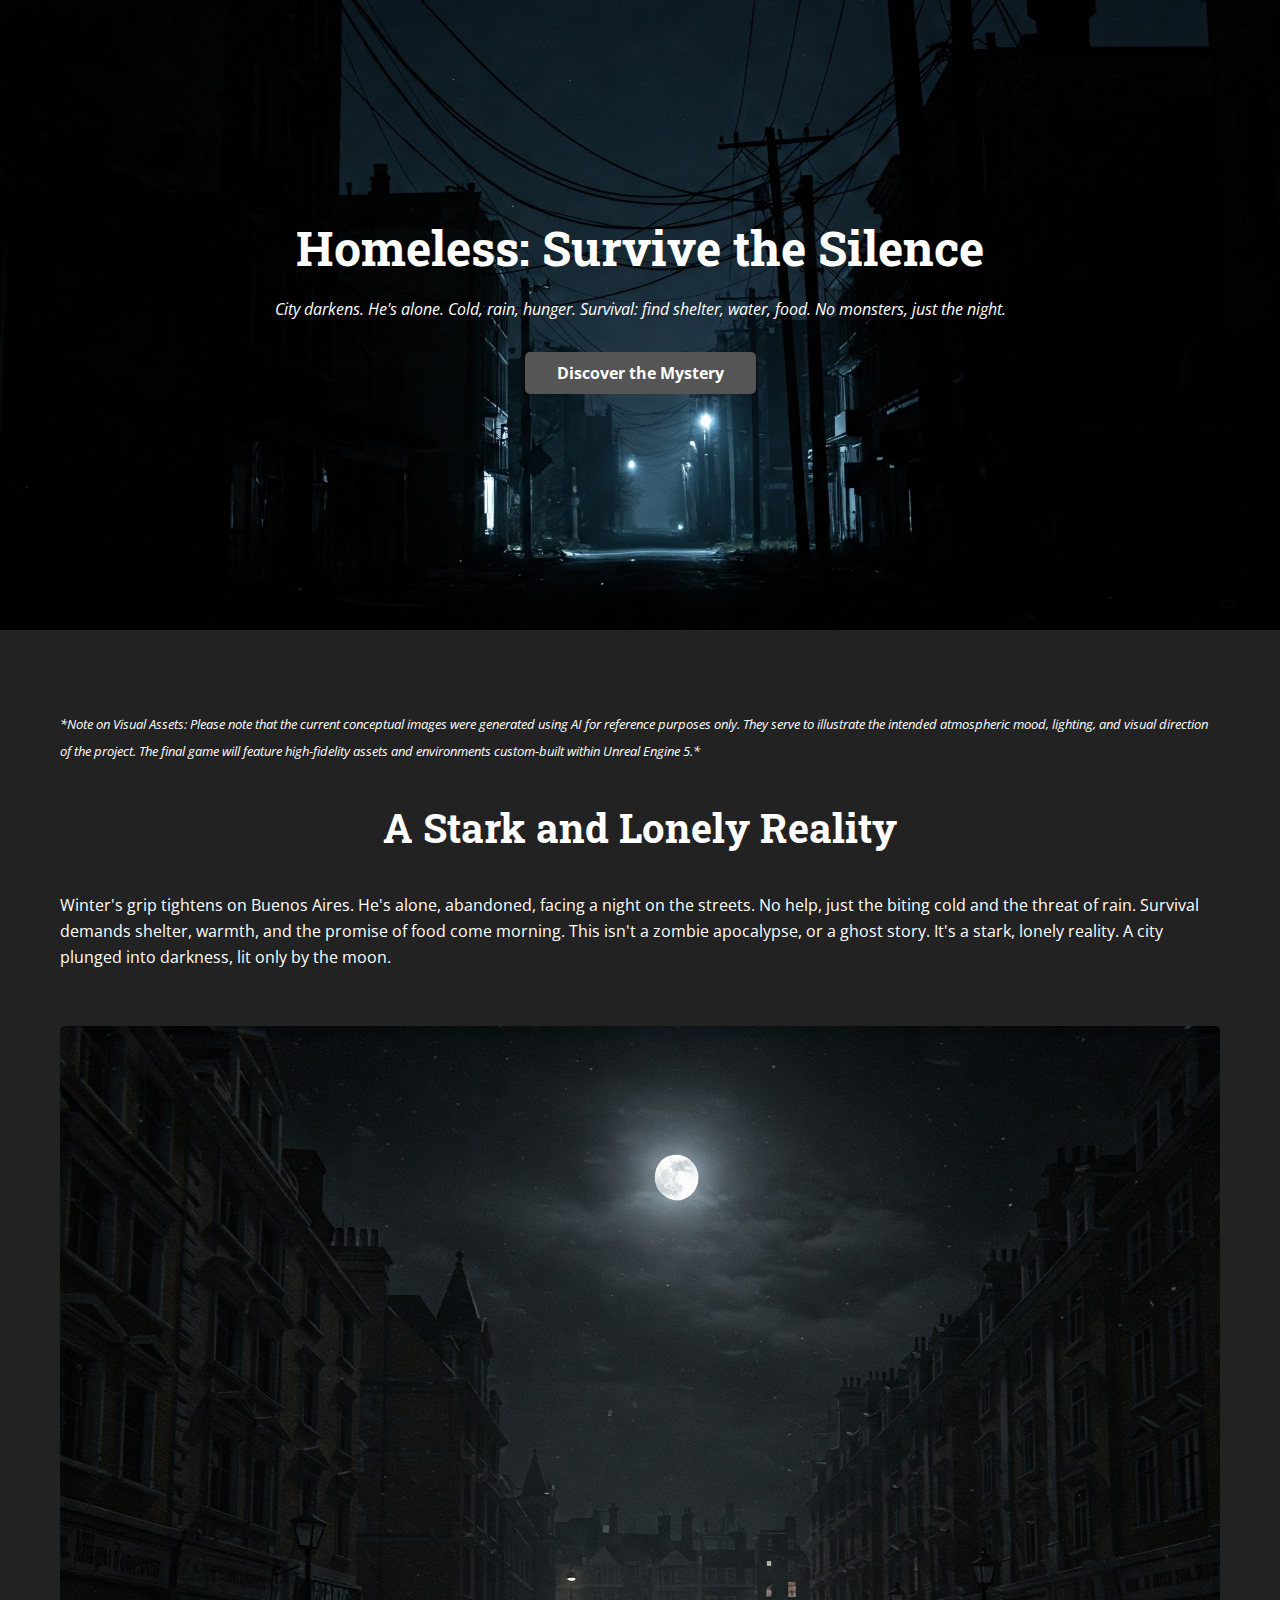
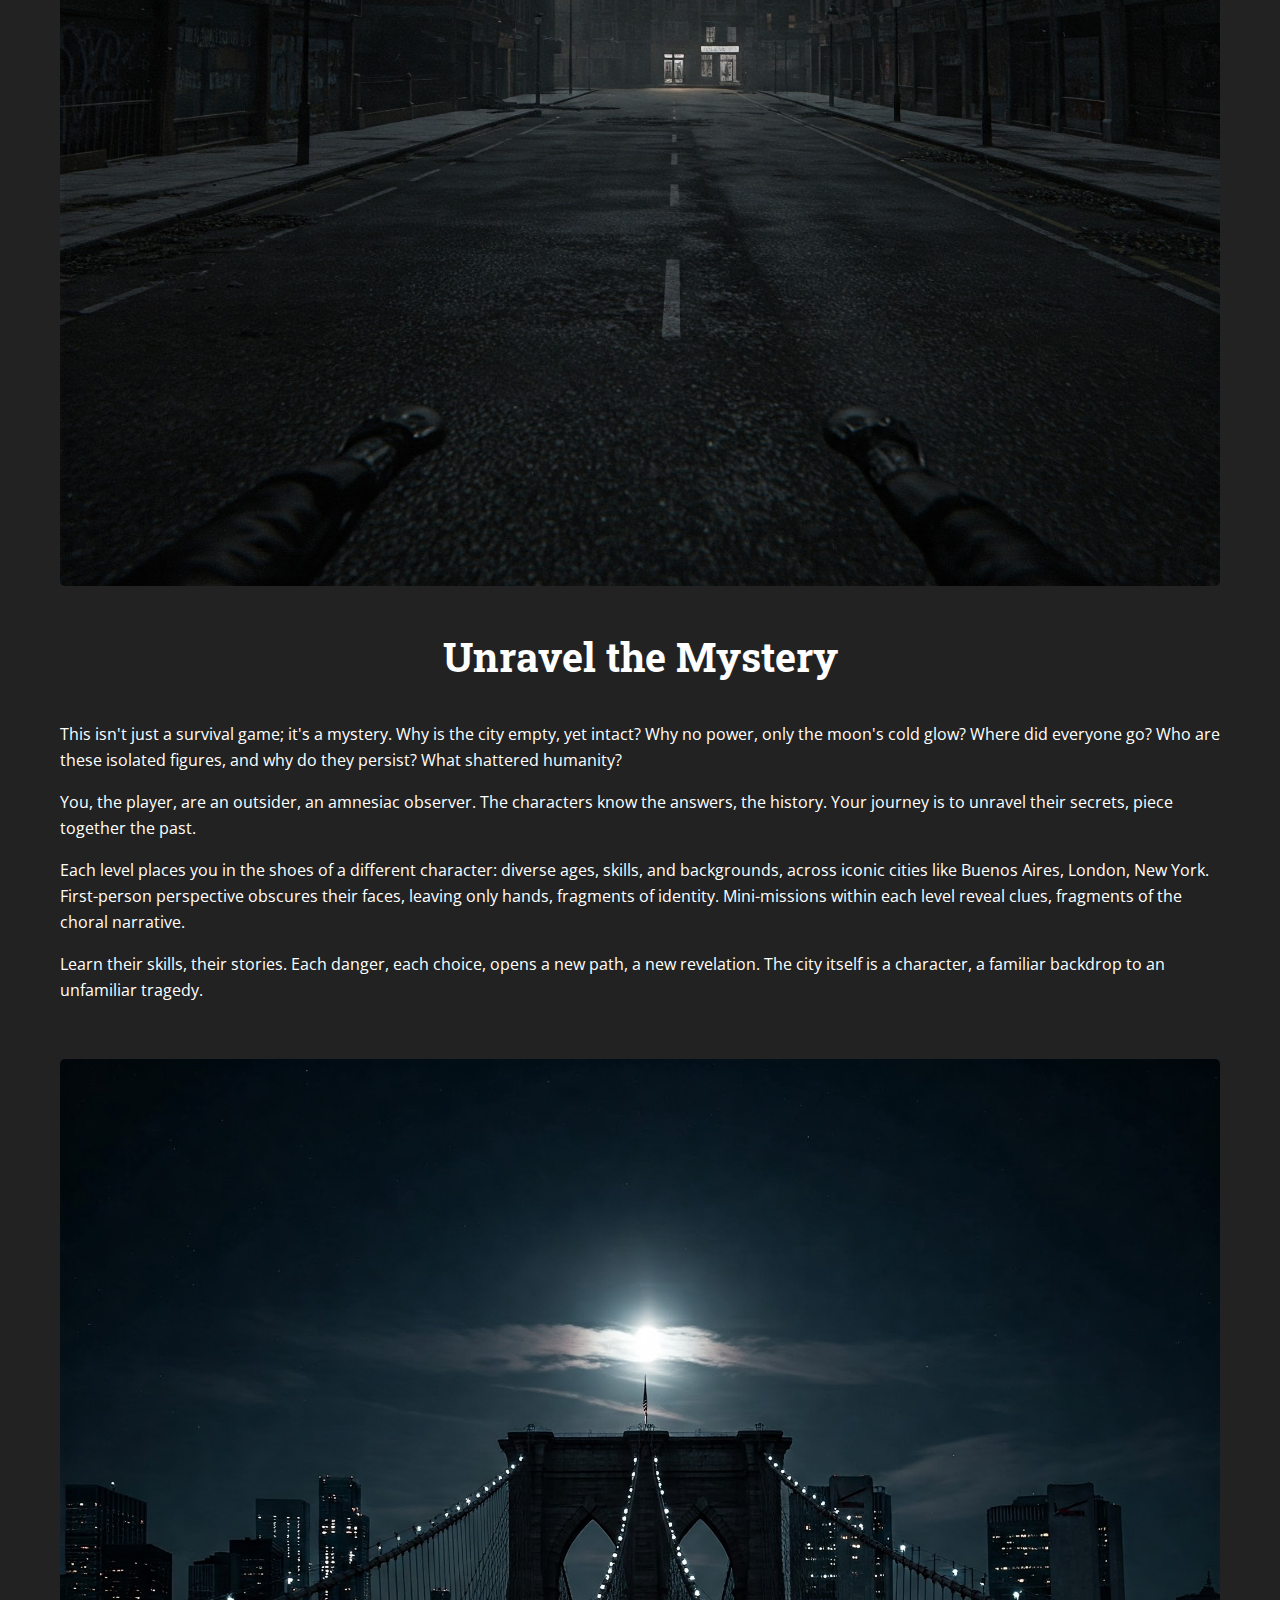
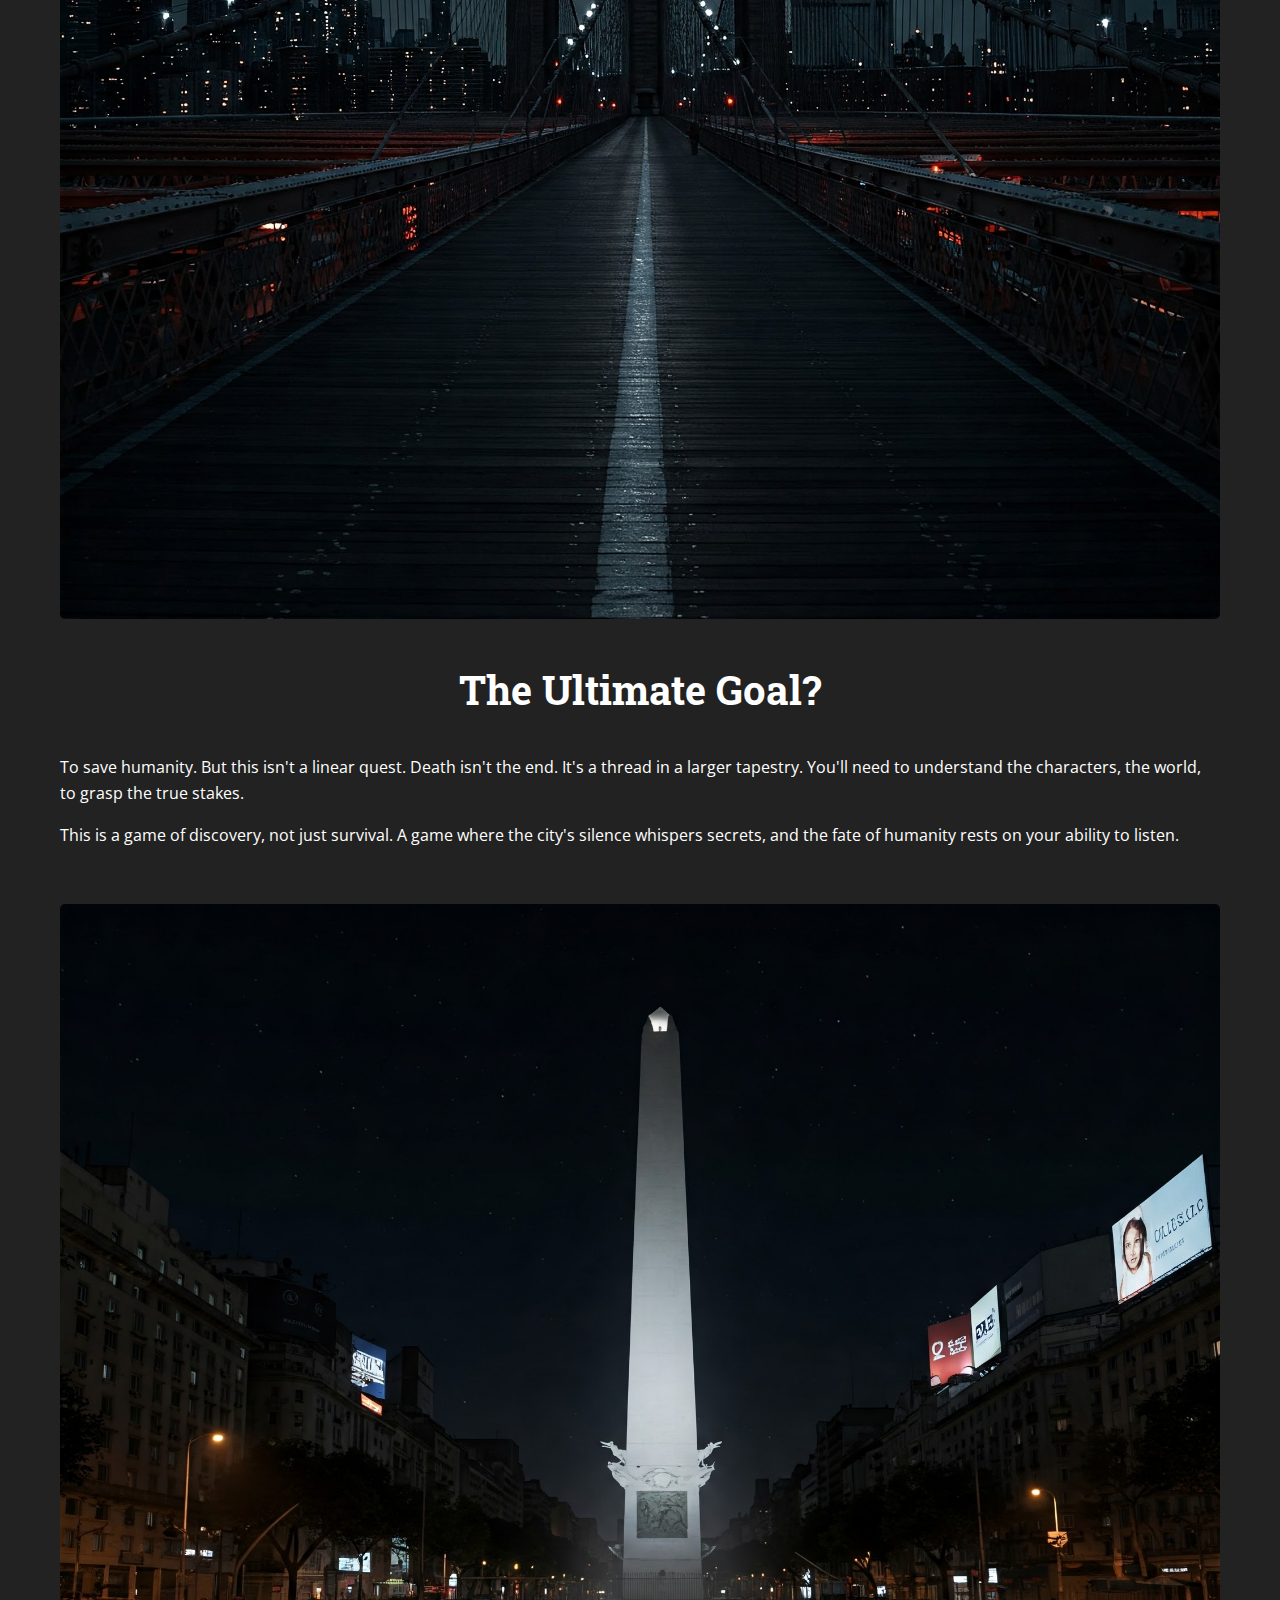
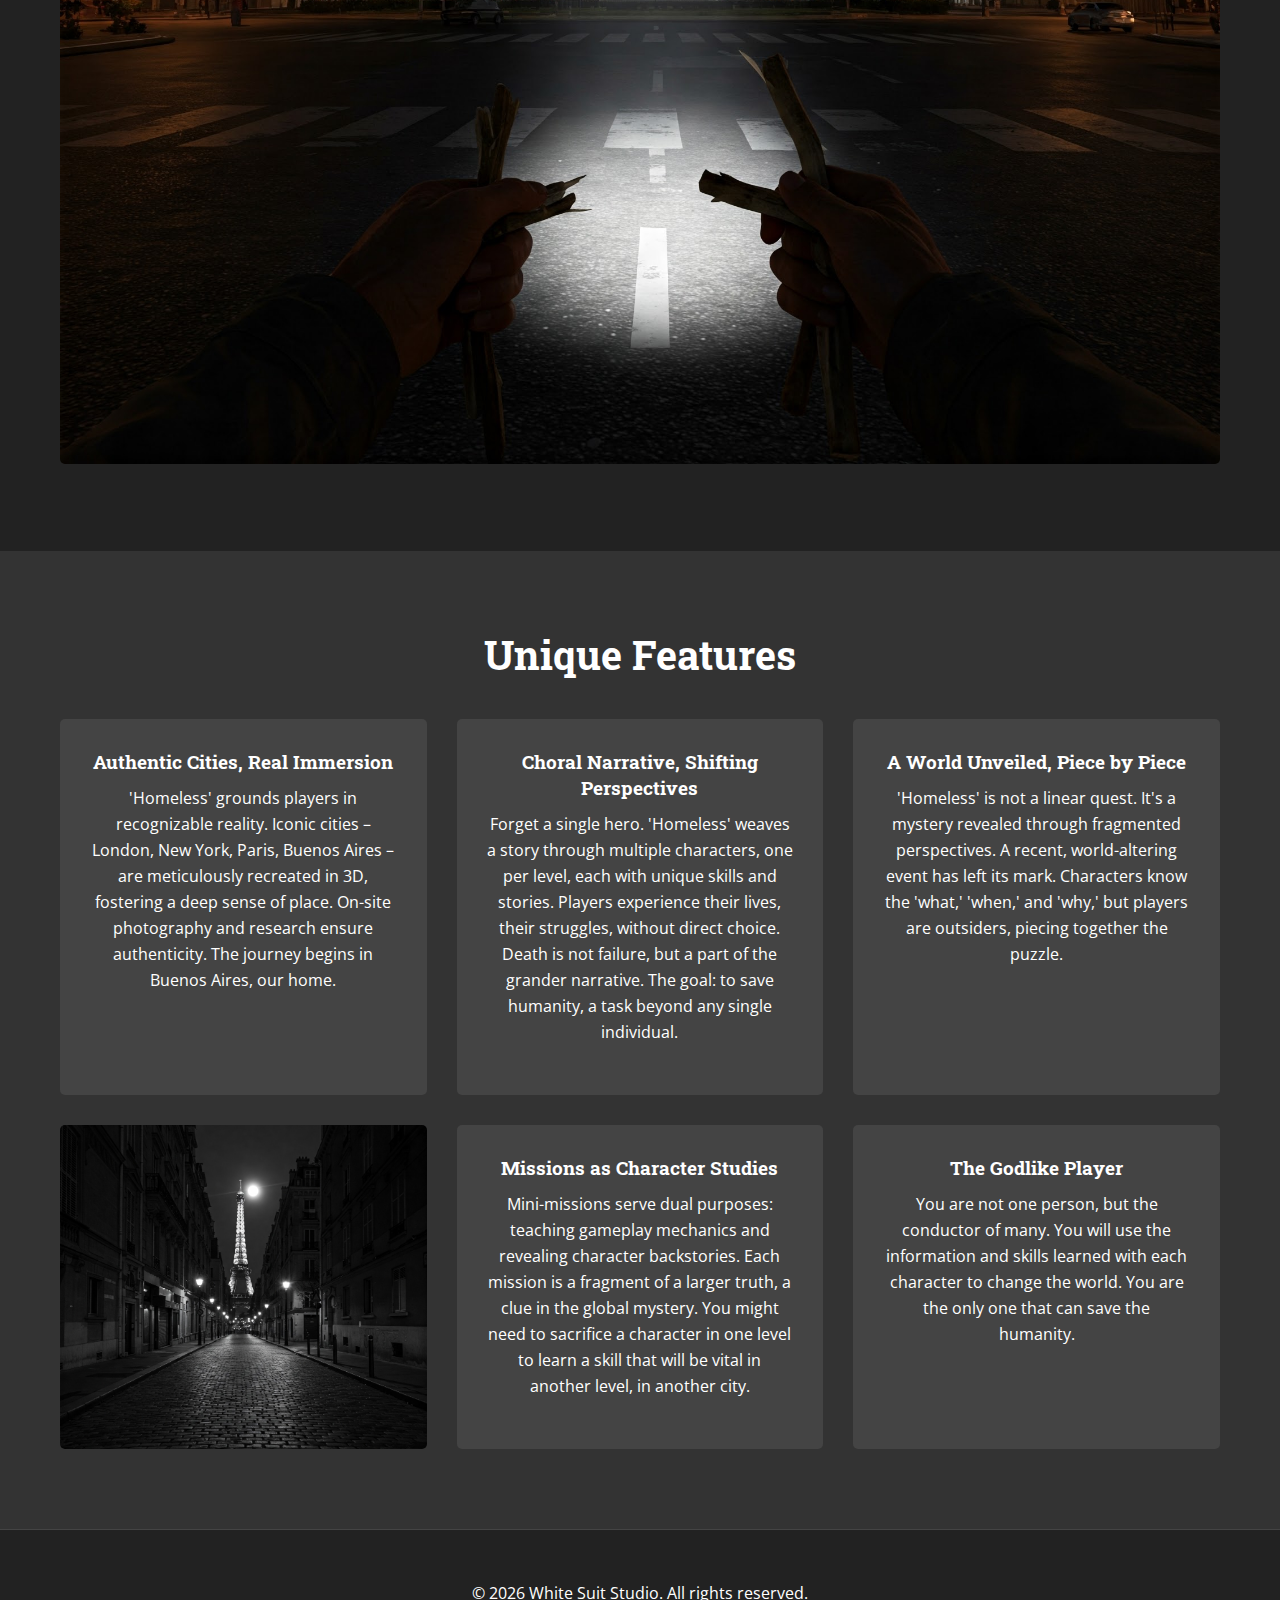
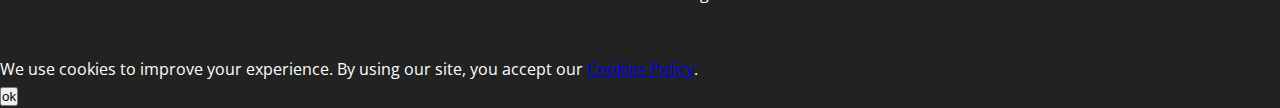
<file: homeless/index.html>
<!DOCTYPE html>
<html lang="en">
<head>
    <meta charset="UTF-8">
    <meta name="viewport" content="width=device-width, initial-scale=1.0">
    <link rel="icon" href="images/favicon.png" type="image/x-icon">
    <meta name="description" content="City darkens. He's alone. Cold, rain, hunger. Survival: find shelter, water, food. No monsters, just the night.">
    <meta property="og:title" content="Homeless: Survive the Silence | White Suit Studio">
    <meta property="og:description" content="City darkens. He's alone. Cold, rain, hunger. Survival: find shelter, water, food. No monsters, just the night.">
    <meta property="og:type" content="website">
    <meta property="og:url" content="https://homeless.whitesuit.studio">
    <meta property="og:image" content="images/white-suit-1920.jpeg">
    <title>Homeless: Survive the Silence</title>

     <!-- Google tag (gtag.js) -->
     <script async src="https://www.googletagmanager.com/gtag/js?id=G-Q6HSPWKRKY"></script>
     <script>
     window.dataLayer = window.dataLayer || [];
     function gtag(){dataLayer.push(arguments);}
     gtag('js', new Date());
 
     gtag('config', 'G-Q6HSPWKRKY');
     </script>

    <link rel="preconnect" href="https://fonts.googleapis.com">
    <link rel="preconnect" href="https://fonts.gstatic.com" crossorigin>
    <link href="https://fonts.googleapis.com/css2?family=Roboto+Slab:wght@400;700&family=Open+Sans:wght@400;600&display=swap" rel="stylesheet">

    <link rel="stylesheet" href="css/style.css">
</head>
<body>
    <header>
        <div class="container">
            <h1>Homeless: Survive the Silence</h1>
            <p class="elevator-pitch">City darkens. He's alone. Cold, rain, hunger. Survival: find shelter, water, food. No monsters, just the night.</p>
            <a href="#main-description" class="button">Discover the Mystery</a>
        </div>
    </header>

    <section id="main-description" class="content-section">
        <div class="container">
            <p><em style="font-size: .8rem;">
            *Note on Visual Assets: Please note that the current conceptual images were generated using AI for reference purposes only. They serve to illustrate the intended atmospheric mood, lighting, and visual direction of the project. The final game will feature high-fidelity assets and environments custom-built within Unreal Engine 5.*
            </em></p>
            <div class="description-text">
                <h2>A Stark and Lonely Reality</h2>
                <p>Winter's grip tightens on Buenos Aires. He's alone, abandoned, facing a night on the streets. No help, just the biting cold and the threat of rain. Survival demands shelter, warmth, and the promise of food come morning. This isn't a zombie apocalypse, or a ghost story. It's a stark, lonely reality. A city plunged into darkness, lit only by the moon.</p>
            </div>
            <div class="description-image">
                <img src="images/screenshot2.jpeg" alt="Game Screenshot">
            </div>
            <div class="description-text">
                <h2>Unravel the Mystery</h2>
                <p>This isn't just a survival game; it's a mystery. Why is the city empty, yet intact? Why no power, only the moon's cold glow? Where did everyone go? Who are these isolated figures, and why do they persist? What shattered humanity?</p>
                <p>You, the player, are an outsider, an amnesiac observer. The characters know the answers, the history. Your journey is to unravel their secrets, piece together the past.</p>
                <p>Each level places you in the shoes of a different character: diverse ages, skills, and backgrounds, across iconic cities like Buenos Aires, London, New York. First-person perspective obscures their faces, leaving only hands, fragments of identity. Mini-missions within each level reveal clues, fragments of the choral narrative.</p>
                <p>Learn their skills, their stories. Each danger, each choice, opens a new path, a new revelation. The city itself is a character, a familiar backdrop to an unfamiliar tragedy.</p>
            </div>
            <div class="description-image">
                <img src="images/screenshot3.jpeg" alt="Game Screenshot">
            </div>
            <div class="description-text">
                <h2>The Ultimate Goal?</h2>
                <p>To save humanity. But this isn't a linear quest. Death isn't the end. It's a thread in a larger tapestry. You'll need to understand the characters, the world, to grasp the true stakes.</p>
                <p>This is a game of discovery, not just survival. A game where the city's silence whispers secrets, and the fate of humanity rests on your ability to listen.</p>
            </div>
            <div class="description-image">
                <img src="images/screenshot1.jpeg" alt="Game Screenshot">
            </div>
        </div>
    </section>

    <section id="unique-features" class="content-section">
        <div class="container">
            <h2>Unique Features</h2>
            <div class="features-grid">
                <div class="feature-card">
                    <!-- <img src="icon_city.png" alt="Authentic Cities Icon"> -->
                    <h3>Authentic Cities, Real Immersion</h3>
                    <p>'Homeless' grounds players in recognizable reality. Iconic cities – London, New York, Paris, Buenos Aires – are meticulously recreated in 3D, fostering a deep sense of place. On-site photography and research ensure authenticity. The journey begins in Buenos Aires, our home.</p>
                </div>
                <div class="feature-card">
                    <!-- <img src="icon_narrative.png" alt="Choral Narrative Icon"> -->
                    <h3>Choral Narrative, Shifting Perspectives</h3>
                    <p>Forget a single hero. 'Homeless' weaves a story through multiple characters, one per level, each with unique skills and stories. Players experience their lives, their struggles, without direct choice. Death is not failure, but a part of the grander narrative. The goal: to save humanity, a task beyond any single individual.</p>
                </div>
                <div class="feature-card">
                    <!-- <img src="icon_world.png" alt="A World Unveiled Icon"> -->
                    <h3>A World Unveiled, Piece by Piece</h3>
                    <p>'Homeless' is not a linear quest. It's a mystery revealed through fragmented perspectives. A recent, world-altering event has left its mark. Characters know the 'what,' 'when,' and 'why,' but players are outsiders, piecing together the puzzle.</p>
                </div>
                <div class="feature-card specially"></div>
                <div class="feature-card">
                    <!-- <img src="icon_missions.png" alt="Missions as Character Studies Icon"> -->
                    <h3>Missions as Character Studies</h3>
                    <p>Mini-missions serve dual purposes: teaching gameplay mechanics and revealing character backstories. Each mission is a fragment of a larger truth, a clue in the global mystery. You might need to sacrifice a character in one level to learn a skill that will be vital in another level, in another city.</p>
                </div>
                <div class="feature-card">
                    <!-- <img src="icon_player.png" alt="The Godlike Player Icon"> -->
                    <h3>The Godlike Player</h3>
                    <p>You are not one person, but the conductor of many. You will use the information and skills learned with each character to change the world. You are the only one that can save the humanity.</p>
                </div>
               
            </div>
        </div>
    </section>

    <footer>
        <div class="container">
            <p>
                &copy; 2026 White Suit Studio. All rights reserved.
            </p>
            
        </div>
    </footer>

    <script src="js/scripts.js"></script>
</body>
</html>
</file>
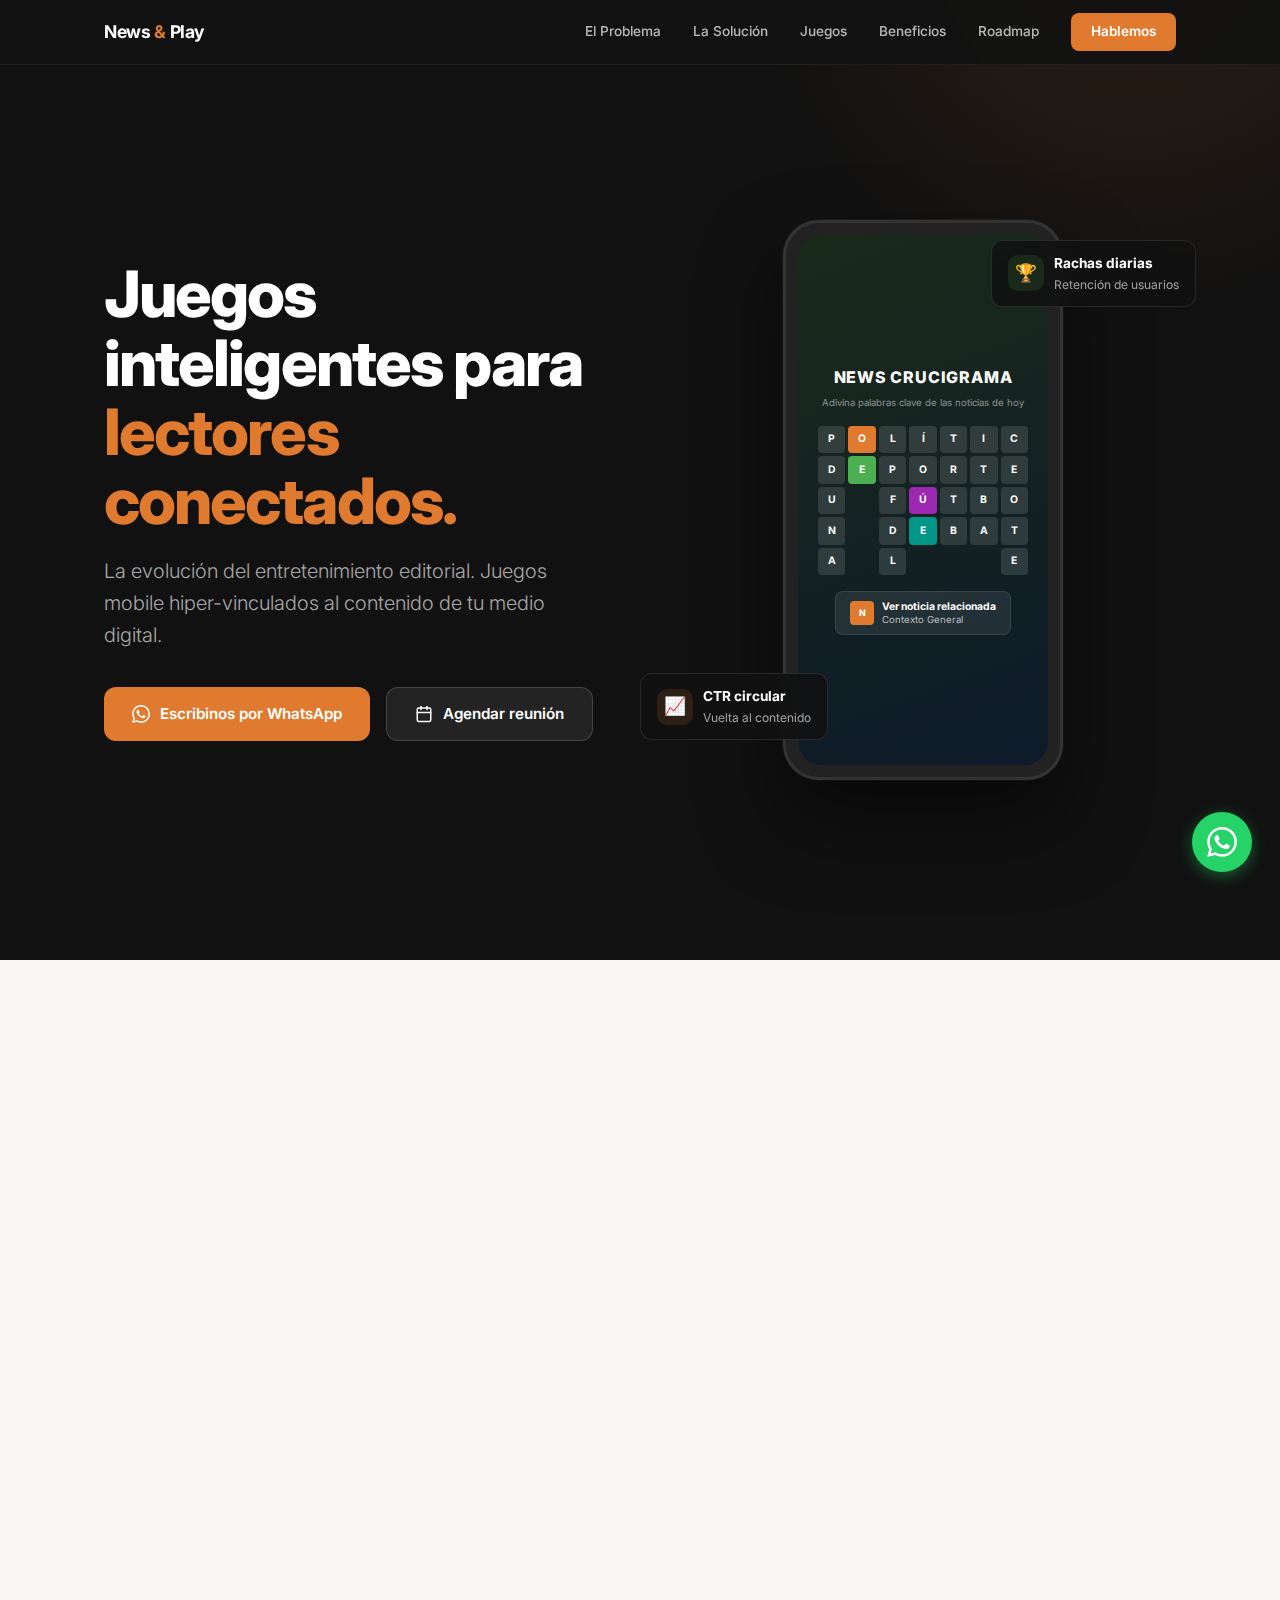
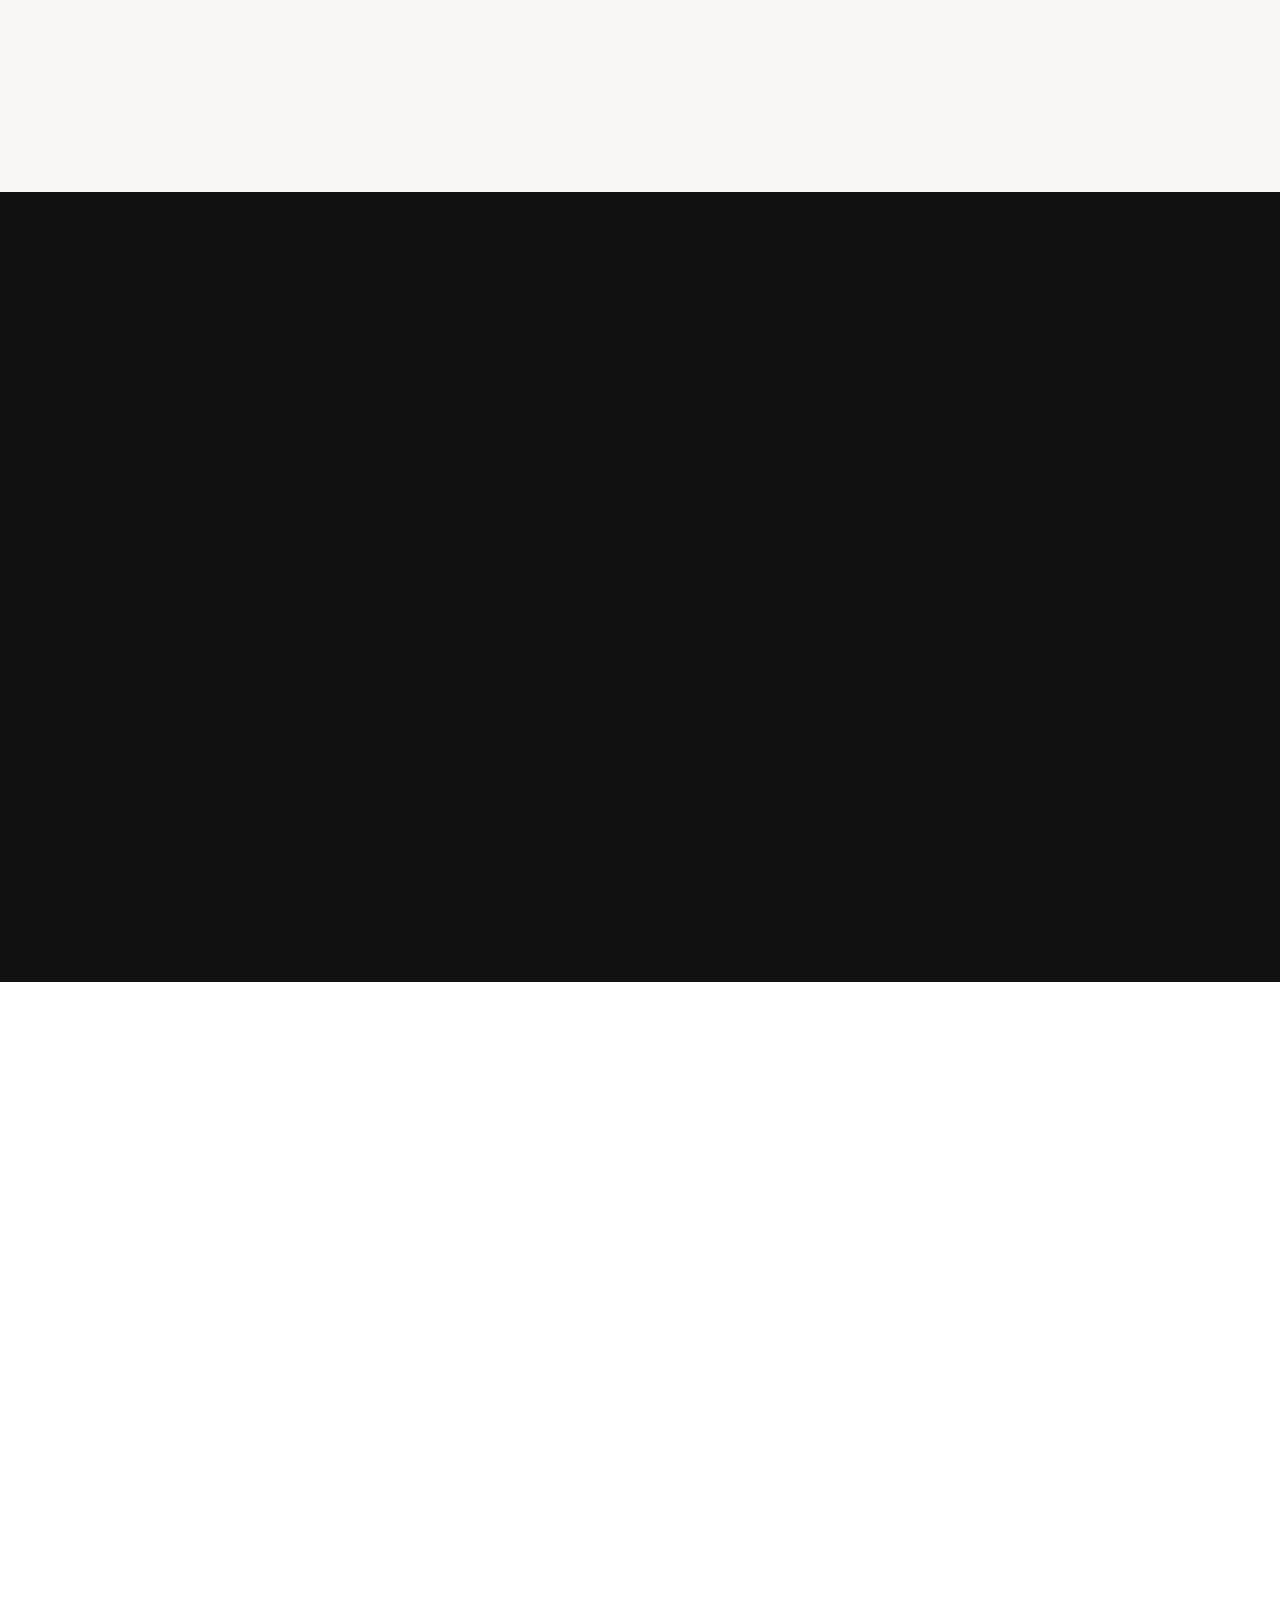
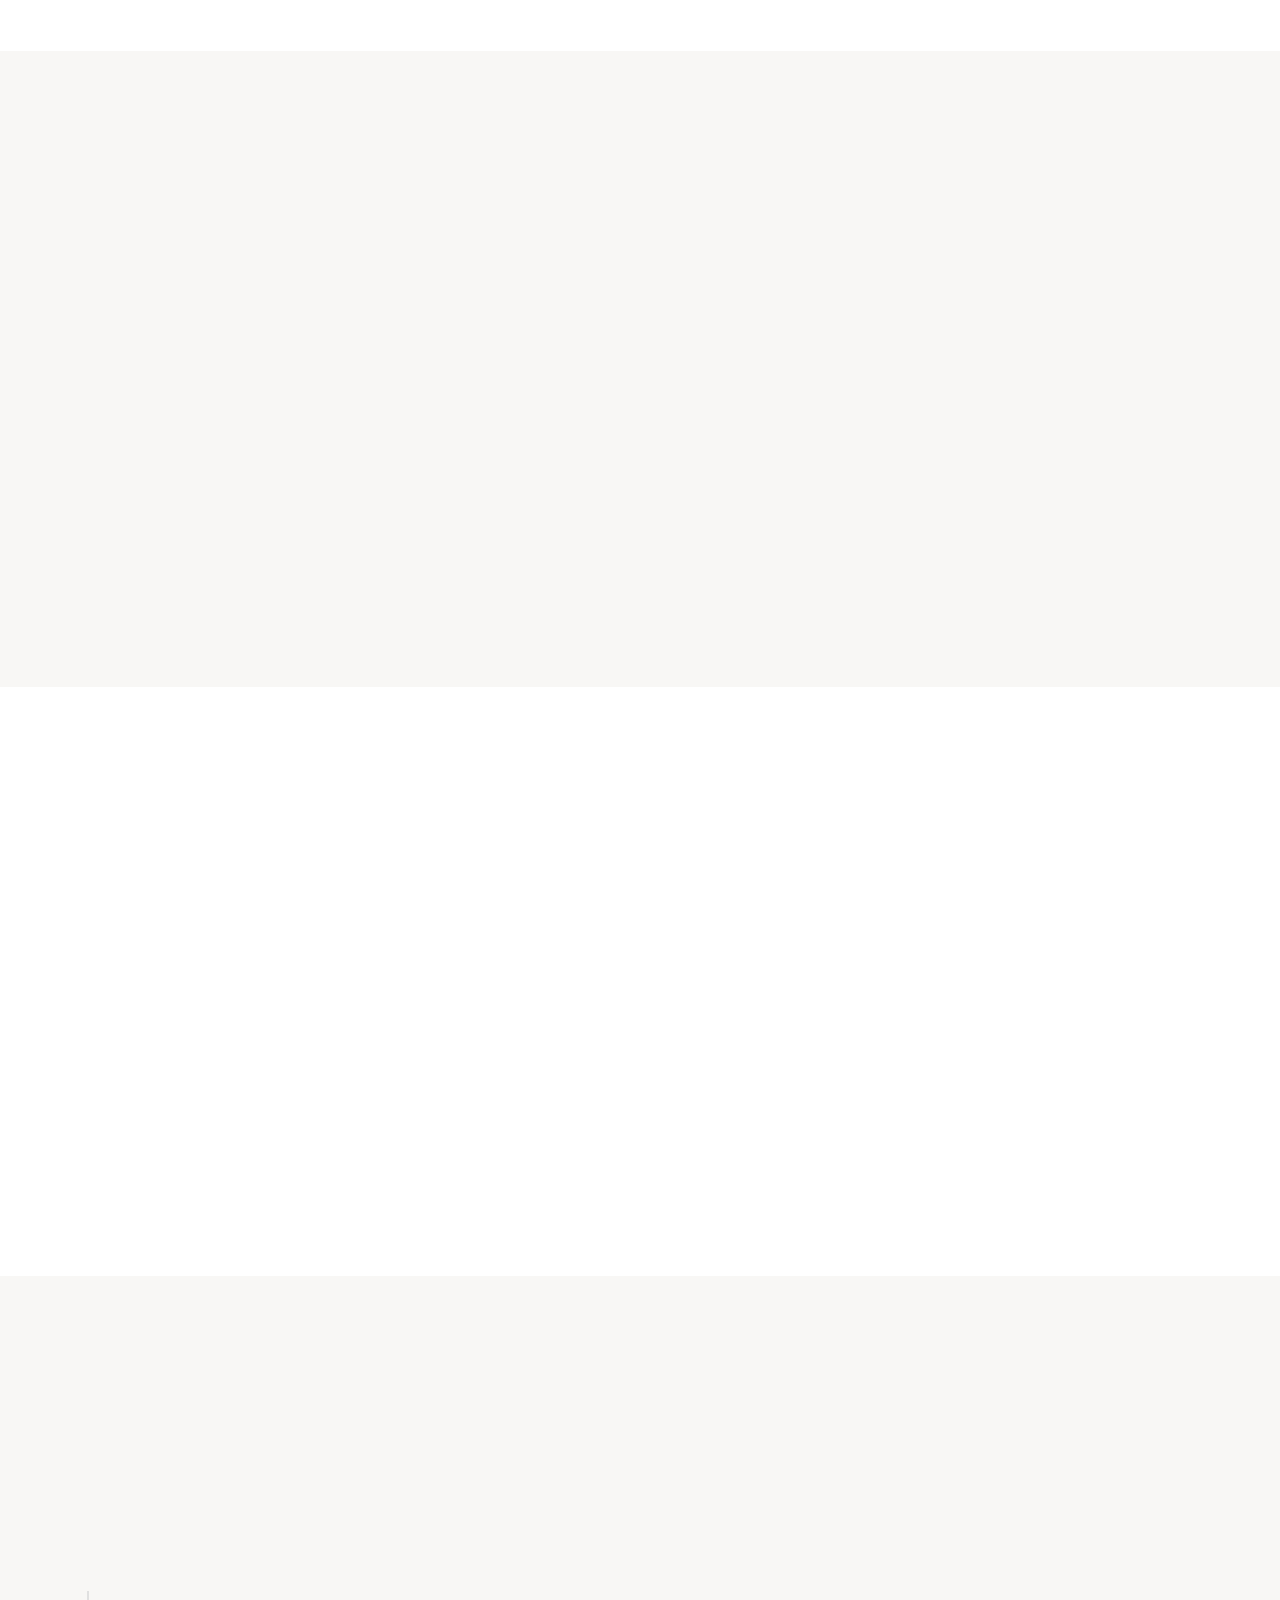
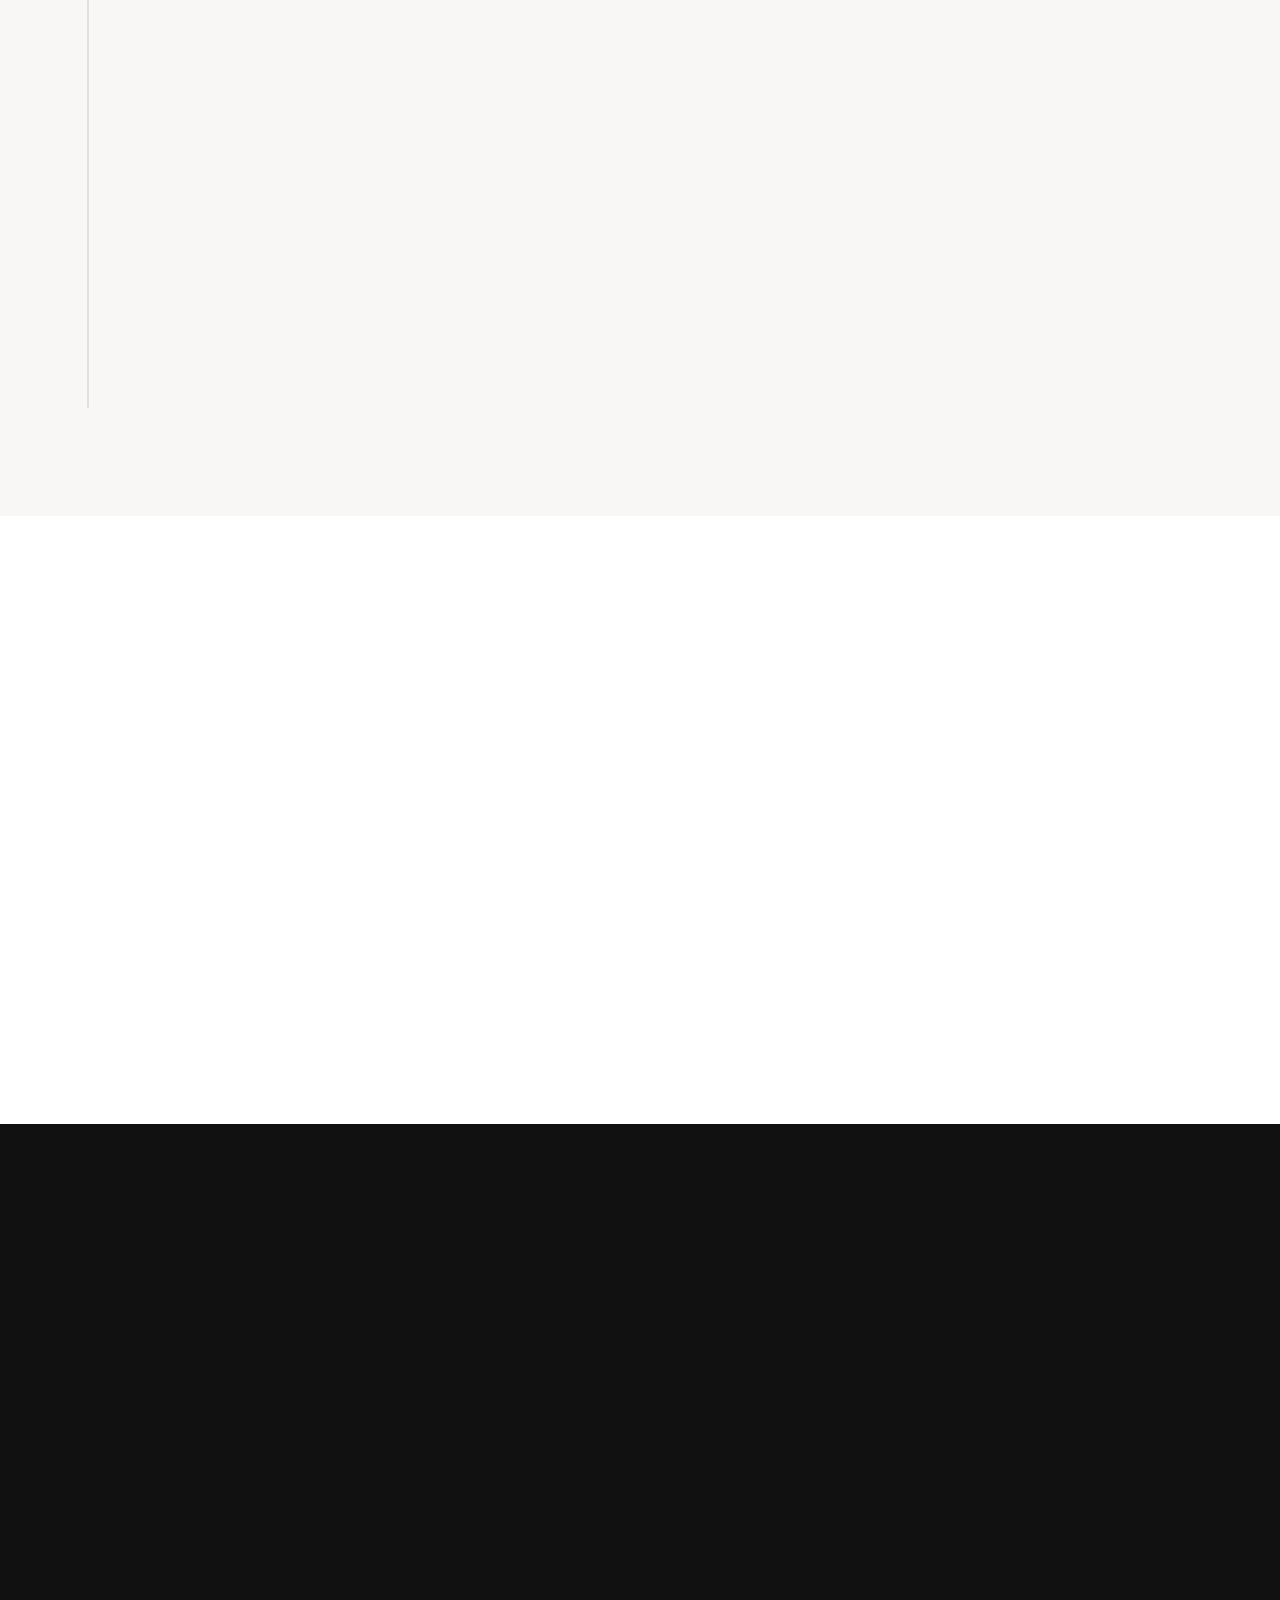
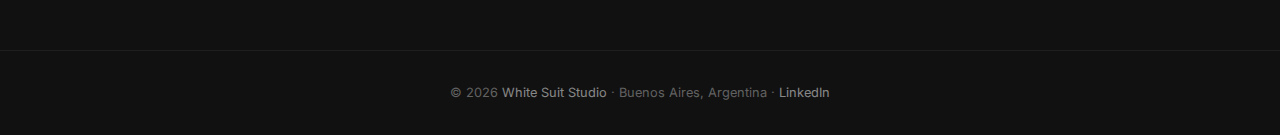
<file: news-play/index.html>
<!DOCTYPE html>
<html lang="es">
<head>
    <meta charset="UTF-8">
    <meta name="viewport" content="width=device-width, initial-scale=1.0">
    <title>News & Play | Juegos inteligentes para medios digitales</title>
    <meta name="description" content="Juegos mobile hiper-vinculados a noticias. Crucigramas, Wordle, Conexiones y Sopa de letras para medios digitales. Por White Suit Studio.">
    <meta property="og:title" content="News & Play | White Suit Studio">
    <meta property="og:description" content="Juegos inteligentes para lectores conectados. La evolución del entretenimiento editorial.">
    <meta property="og:type" content="website">
    <meta property="og:url" content="https://news-play.whitesuit.studio">
    <!-- Google Analytics -->
    <script async src="https://www.googletagmanager.com/gtag/js?id=G-Q6HSPWKRKY"></script>
    <script>
        window.dataLayer = window.dataLayer || [];
        function gtag(){dataLayer.push(arguments);}
        gtag('js', new Date());
        gtag('config', 'G-Q6HSPWKRKY');
    </script>
    <link rel="preconnect" href="https://fonts.googleapis.com">
    <link rel="preconnect" href="https://fonts.gstatic.com" crossorigin>
    <link href="https://fonts.googleapis.com/css2?family=Inter:wght@300;400;500;600;700;800&display=swap" rel="stylesheet">
    <style>
        *, *::before, *::after { margin: 0; padding: 0; box-sizing: border-box; }

        :root {
            --orange: #E07A2F;
            --orange-dark: #C46A25;
            --dark: #111111;
            --dark-soft: #1a1a1a;
            --gray-900: #222222;
            --gray-700: #444444;
            --gray-400: #999999;
            --gray-200: #e0e0e0;
            --white: #ffffff;
            --off-white: #f8f7f5;
        }

        html { scroll-behavior: smooth; }

        body {
            font-family: 'Inter', -apple-system, BlinkMacSystemFont, sans-serif;
            color: var(--dark);
            background: var(--white);
            line-height: 1.6;
            -webkit-font-smoothing: antialiased;
        }

        /* ── NAV ── */
        nav {
            position: fixed; top: 0; left: 0; right: 0; z-index: 100;
            background: rgba(17,17,17,.92);
            backdrop-filter: blur(12px);
            -webkit-backdrop-filter: blur(12px);
            border-bottom: 1px solid rgba(255,255,255,.06);
            transition: background .3s;
        }
        .nav-inner {
            max-width: 1120px; margin: 0 auto;
            padding: 0 24px;
            display: flex; align-items: center; justify-content: space-between;
            height: 64px;
        }
        .nav-logo {
            font-weight: 700; font-size: 1.1rem; color: var(--white);
            text-decoration: none; letter-spacing: -.02em;
        }
        .nav-logo span { color: var(--orange); }
        .nav-links { display: flex; gap: 32px; align-items: center; }
        .nav-links a {
            color: rgba(255,255,255,.7); text-decoration: none;
            font-size: .85rem; font-weight: 500;
            transition: color .2s;
        }
        .nav-links a:hover { color: var(--white); }
        .nav-cta {
            background: var(--orange) !important; color: var(--white) !important;
            padding: 8px 20px; border-radius: 8px;
            font-weight: 600 !important; font-size: .85rem !important;
            transition: background .2s, transform .2s;
        }
        .nav-cta:hover { background: var(--orange-dark) !important; transform: translateY(-1px); }

        .hamburger {
            display: none; background: none; border: none; cursor: pointer;
            width: 28px; height: 20px; position: relative; z-index: 101;
        }
        .hamburger span {
            display: block; width: 100%; height: 2px; background: var(--white);
            position: absolute; left: 0; transition: all .3s;
        }
        .hamburger span:nth-child(1) { top: 0; }
        .hamburger span:nth-child(2) { top: 9px; }
        .hamburger span:nth-child(3) { top: 18px; }
        .hamburger.open span:nth-child(1) { top: 9px; transform: rotate(45deg); }
        .hamburger.open span:nth-child(2) { opacity: 0; }
        .hamburger.open span:nth-child(3) { top: 9px; transform: rotate(-45deg); }

        /* ── HERO ── */
        .hero {
            min-height: 100vh;
            background: var(--dark);
            display: flex; align-items: center;
            position: relative; overflow: hidden;
        }
        .hero::before {
            content: '';
            position: absolute; top: -50%; right: -20%;
            width: 800px; height: 800px;
            background: radial-gradient(circle, rgba(224,122,47,.15) 0%, transparent 70%);
            pointer-events: none;
        }
        .hero-inner {
            max-width: 1120px; margin: 0 auto; padding: 120px 24px 80px;
            display: grid; grid-template-columns: 1fr 1fr; gap: 60px;
            align-items: center; width: 100%;
        }
        .hero-text h1 {
            font-size: clamp(2.5rem, 5vw, 4rem);
            font-weight: 800; color: var(--white);
            line-height: 1.08; letter-spacing: -.03em;
            margin-bottom: 20px;
        }
        .hero-text h1 span { color: var(--orange); }
        .hero-text .tagline {
            font-size: clamp(1.05rem, 2vw, 1.25rem);
            color: rgba(255,255,255,.65);
            line-height: 1.6; margin-bottom: 36px;
            max-width: 480px; font-weight: 300;
        }
        .hero-buttons { display: flex; gap: 16px; flex-wrap: wrap; }
        .btn {
            display: inline-flex; align-items: center; gap: 10px;
            padding: 14px 28px; border-radius: 12px;
            font-size: .95rem; font-weight: 600;
            text-decoration: none; transition: all .25s;
            cursor: pointer; border: none;
        }
        .btn-primary {
            background: var(--orange); color: var(--white);
        }
        .btn-primary:hover { background: var(--orange-dark); transform: translateY(-2px); box-shadow: 0 8px 24px rgba(224,122,47,.3); }
        .btn-secondary {
            background: rgba(255,255,255,.08); color: var(--white);
            border: 1px solid rgba(255,255,255,.15);
        }
        .btn-secondary:hover { background: rgba(255,255,255,.14); transform: translateY(-2px); }

        .hero-visual {
            display: flex; justify-content: center; align-items: center;
            position: relative;
        }
        .phone-mockup {
            width: 280px; height: 560px;
            background: var(--gray-900);
            border-radius: 36px;
            border: 3px solid #333;
            padding: 12px;
            position: relative;
            box-shadow: 0 40px 80px rgba(0,0,0,.5), 0 0 0 1px rgba(255,255,255,.05);
        }
        .phone-screen {
            width: 100%; height: 100%;
            background: linear-gradient(160deg, #1a2a1a, #0d1a2a);
            border-radius: 24px;
            display: flex; flex-direction: column;
            align-items: center; justify-content: center;
            padding: 20px; overflow: hidden;
        }
        .phone-screen .game-title {
            font-size: 1rem; font-weight: 800; color: var(--white);
            text-transform: uppercase; letter-spacing: .05em;
            margin-bottom: 4px;
        }
        .phone-screen .game-subtitle {
            font-size: .6rem; color: rgba(255,255,255,.5);
            margin-bottom: 16px;
        }
        .crossword-grid {
            display: grid; grid-template-columns: repeat(7, 1fr);
            gap: 3px; width: 100%; max-width: 210px;
        }
        .cell {
            aspect-ratio: 1; border-radius: 4px;
            display: flex; align-items: center; justify-content: center;
            font-size: .65rem; font-weight: 700; color: var(--white);
            text-transform: uppercase;
        }
        .cell-filled { background: rgba(255,255,255,.12); }
        .cell-orange { background: var(--orange); }
        .cell-green { background: #4CAF50; }
        .cell-purple { background: #9C27B0; }
        .cell-teal { background: #009688; }
        .cell-empty { background: transparent; }
        .news-badge {
            margin-top: 16px;
            background: rgba(255,255,255,.08);
            border: 1px solid rgba(255,255,255,.1);
            border-radius: 8px; padding: 8px 14px;
            display: flex; align-items: center; gap: 8px;
        }
        .news-badge-icon {
            width: 24px; height: 24px; background: var(--orange);
            border-radius: 4px; display: flex; align-items: center; justify-content: center;
            font-size: .55rem; font-weight: 800; color: var(--white);
        }
        .news-badge-text { font-size: .6rem; color: rgba(255,255,255,.7); line-height: 1.3; }
        .news-badge-text strong { color: var(--white); display: block; font-size: .65rem; }

        .floating-badge {
            position: absolute;
            background: rgba(17,17,17,.85);
            backdrop-filter: blur(8px);
            border: 1px solid rgba(255,255,255,.1);
            border-radius: 12px; padding: 12px 16px;
            display: flex; align-items: center; gap: 10px;
        }
        .floating-badge.top-right { top: 20px; right: -20px; }
        .floating-badge.bottom-left { bottom: 40px; left: -30px; }
        .badge-icon {
            width: 36px; height: 36px; border-radius: 10px;
            display: flex; align-items: center; justify-content: center;
            font-size: 1.1rem;
        }
        .badge-icon.green { background: rgba(76,175,80,.15); }
        .badge-icon.orange { background: rgba(224,122,47,.15); }
        .badge-text { font-size: .75rem; color: rgba(255,255,255,.6); }
        .badge-text strong { display: block; color: var(--white); font-size: .85rem; }

        /* ── SECTIONS ── */
        section { padding: 100px 24px; }
        .container { max-width: 1120px; margin: 0 auto; }
        .section-label {
            font-size: .75rem; font-weight: 700; text-transform: uppercase;
            letter-spacing: .12em; color: var(--orange); margin-bottom: 12px;
        }
        .section-title {
            font-size: clamp(1.8rem, 3.5vw, 2.8rem);
            font-weight: 800; line-height: 1.12;
            letter-spacing: -.02em; margin-bottom: 20px;
        }
        .section-desc {
            font-size: 1.05rem; color: var(--gray-700);
            max-width: 580px; line-height: 1.7; font-weight: 300;
        }

        /* ── PROBLEM ── */
        .problem { background: var(--off-white); }
        .problem-grid {
            display: grid; grid-template-columns: 1fr 1fr;
            gap: 60px; align-items: center; margin-top: 48px;
        }
        .problem-cards { display: flex; flex-direction: column; gap: 20px; }
        .problem-card {
            background: var(--white);
            border-radius: 16px; padding: 28px;
            border: 1px solid rgba(0,0,0,.06);
            display: flex; gap: 16px; align-items: flex-start;
            transition: transform .2s, box-shadow .2s;
        }
        .problem-card:hover { transform: translateY(-2px); box-shadow: 0 8px 24px rgba(0,0,0,.06); }
        .problem-icon {
            width: 44px; height: 44px; border-radius: 12px;
            display: flex; align-items: center; justify-content: center;
            font-size: 1.3rem; flex-shrink: 0;
        }
        .problem-icon.red { background: rgba(244,67,54,.08); }
        .problem-icon.yellow { background: rgba(255,152,0,.08); }
        .problem-icon.blue { background: rgba(33,150,243,.08); }
        .problem-card h3 { font-size: .95rem; font-weight: 700; margin-bottom: 4px; }
        .problem-card p { font-size: .88rem; color: var(--gray-700); line-height: 1.5; }

        /* ── SOLUTION ── */
        .solution { background: var(--dark); color: var(--white); }
        .solution .section-desc { color: rgba(255,255,255,.55); }
        .solution-highlight {
            margin-top: 48px;
            background: linear-gradient(135deg, var(--orange), #D4692A);
            border-radius: 20px; padding: 48px;
            display: grid; grid-template-columns: 1fr 1fr; gap: 40px;
            align-items: center;
        }
        .solution-highlight h3 {
            font-size: 1.6rem; font-weight: 700; line-height: 1.3;
            margin-bottom: 12px;
        }
        .solution-highlight p {
            font-size: 1rem; opacity: .9; line-height: 1.6;
        }
        .solution-tags { display: flex; flex-wrap: wrap; gap: 10px; margin-top: 20px; }
        .solution-tag {
            background: rgba(255,255,255,.2); border-radius: 100px;
            padding: 8px 18px; font-size: .82rem; font-weight: 600;
        }

        /* ── GAMES ── */
        .games { background: var(--white); }
        .games-grid {
            display: grid; grid-template-columns: repeat(4, 1fr);
            gap: 24px; margin-top: 48px;
        }
        .game-card {
            background: var(--off-white);
            border-radius: 20px; padding: 32px 24px;
            text-align: center;
            border: 1px solid rgba(0,0,0,.04);
            transition: transform .25s, box-shadow .25s;
        }
        .game-card:hover { transform: translateY(-4px); box-shadow: 0 12px 32px rgba(0,0,0,.08); }
        .game-emoji {
            width: 64px; height: 64px; border-radius: 16px;
            display: flex; align-items: center; justify-content: center;
            font-size: 1.8rem; margin: 0 auto 16px;
        }
        .game-emoji.gc1 { background: rgba(224,122,47,.1); }
        .game-emoji.gc2 { background: rgba(76,175,80,.1); }
        .game-emoji.gc3 { background: rgba(156,39,176,.1); }
        .game-emoji.gc4 { background: rgba(0,150,136,.1); }
        .game-card h3 { font-size: 1.05rem; font-weight: 700; margin-bottom: 8px; }
        .game-card p { font-size: .85rem; color: var(--gray-700); line-height: 1.5; }

        /* ── BENEFITS ── */
        .benefits { background: var(--off-white); }
        .benefits-grid {
            display: grid; grid-template-columns: repeat(3, 1fr);
            gap: 24px; margin-top: 48px;
        }
        .benefit-card {
            background: var(--white); border-radius: 20px; padding: 36px 28px;
            border: 1px solid rgba(0,0,0,.06);
            transition: transform .2s;
        }
        .benefit-card:hover { transform: translateY(-3px); }
        .benefit-number {
            font-size: 2.5rem; font-weight: 800; color: var(--orange);
            line-height: 1; margin-bottom: 16px; letter-spacing: -.04em;
        }
        .benefit-card h3 { font-size: 1.1rem; font-weight: 700; margin-bottom: 8px; }
        .benefit-card p { font-size: .9rem; color: var(--gray-700); line-height: 1.6; }

        /* ── GROWTH ── */
        .growth { background: var(--white); }
        .growth-grid {
            display: grid; grid-template-columns: 1fr 1fr;
            gap: 32px; margin-top: 48px;
        }
        .growth-card {
            background: var(--dark); color: var(--white);
            border-radius: 20px; padding: 40px;
        }
        .growth-card .growth-icon {
            width: 48px; height: 48px; border-radius: 14px;
            display: flex; align-items: center; justify-content: center;
            font-size: 1.5rem; margin-bottom: 20px;
        }
        .growth-card:nth-child(1) .growth-icon { background: rgba(224,122,47,.15); }
        .growth-card:nth-child(2) .growth-icon { background: rgba(76,175,80,.15); }
        .growth-card h3 { font-size: 1.2rem; font-weight: 700; margin-bottom: 10px; }
        .growth-card p { font-size: .92rem; color: rgba(255,255,255,.6); line-height: 1.6; }

        /* ── ROADMAP ── */
        .roadmap { background: var(--off-white); }
        .timeline {
            margin-top: 48px;
            display: flex; flex-direction: column; gap: 0;
            position: relative; padding-left: 32px;
        }
        .timeline::before {
            content: ''; position: absolute; left: 7px; top: 8px; bottom: 8px;
            width: 2px; background: var(--gray-200);
        }
        .timeline-item {
            position: relative; padding: 0 0 40px 32px;
        }
        .timeline-item:last-child { padding-bottom: 0; }
        .timeline-dot {
            position: absolute; left: -32px; top: 4px;
            width: 16px; height: 16px; border-radius: 50%;
            background: var(--orange); border: 3px solid var(--off-white);
        }
        .timeline-item h3 { font-size: 1.05rem; font-weight: 700; margin-bottom: 4px; }
        .timeline-item .timeline-label {
            font-size: .78rem; color: var(--orange); font-weight: 600;
            margin-bottom: 6px;
        }
        .timeline-item p { font-size: .9rem; color: var(--gray-700); line-height: 1.5; }

        /* ── ABOUT ── */
        .about { background: var(--white); }
        .about-grid {
            display: grid; grid-template-columns: 1fr 1fr;
            gap: 60px; align-items: center; margin-top: 48px;
        }
        .about-text h3 {
            font-size: 1.8rem; font-weight: 800; margin-bottom: 12px;
            letter-spacing: -.02em;
        }
        .about-text .about-slogan {
            font-size: 1.1rem; color: var(--orange); font-weight: 500;
            margin-bottom: 16px; font-style: italic;
        }
        .about-text p { font-size: .95rem; color: var(--gray-700); line-height: 1.7; margin-bottom: 12px; }
        .about-stats { display: flex; gap: 32px; margin-top: 24px; }
        .about-stat { text-align: center; }
        .about-stat .num { font-size: 2rem; font-weight: 800; color: var(--orange); }
        .about-stat .label { font-size: .78rem; color: var(--gray-400); margin-top: 2px; }

        /* ── CTA ── */
        .cta {
            background: var(--dark); color: var(--white);
            text-align: center; padding: 100px 24px;
        }
        .cta h2 {
            font-size: clamp(2rem, 4vw, 3rem);
            font-weight: 800; margin-bottom: 16px;
            letter-spacing: -.02em;
        }
        .cta h2 span { color: var(--orange); }
        .cta p {
            font-size: 1.1rem; color: rgba(255,255,255,.55);
            max-width: 520px; margin: 0 auto 40px;
            line-height: 1.6; font-weight: 300;
        }
        .cta-buttons {
            display: flex; gap: 16px; justify-content: center; flex-wrap: wrap;
        }
        .btn-whatsapp {
            background: #25D366; color: var(--white);
            padding: 16px 32px; border-radius: 14px;
            font-size: 1rem; font-weight: 700;
            display: inline-flex; align-items: center; gap: 12px;
            text-decoration: none; transition: all .25s;
        }
        .btn-whatsapp:hover { background: #1ebe5a; transform: translateY(-2px); box-shadow: 0 8px 24px rgba(37,211,102,.3); }
        .btn-whatsapp svg { width: 22px; height: 22px; fill: currentColor; }
        .btn-calendar {
            background: rgba(255,255,255,.08); color: var(--white);
            border: 1px solid rgba(255,255,255,.15);
            padding: 16px 32px; border-radius: 14px;
            font-size: 1rem; font-weight: 700;
            display: inline-flex; align-items: center; gap: 12px;
            text-decoration: none; transition: all .25s;
        }
        .btn-calendar:hover { background: rgba(255,255,255,.14); transform: translateY(-2px); }

        /* ── FOOTER ── */
        footer {
            background: var(--dark); color: rgba(255,255,255,.35);
            border-top: 1px solid rgba(255,255,255,.06);
            padding: 32px 24px; text-align: center; font-size: .8rem;
        }
        footer a { color: rgba(255,255,255,.5); text-decoration: none; }
        footer a:hover { color: var(--white); }

        /* ── WHATSAPP FLOATING ── */
        .wa-float {
            position: fixed; bottom: 28px; right: 28px; z-index: 90;
            width: 60px; height: 60px; border-radius: 50%;
            background: #25D366;
            display: flex; align-items: center; justify-content: center;
            box-shadow: 0 4px 16px rgba(37,211,102,.4);
            transition: transform .2s, box-shadow .2s;
            text-decoration: none;
        }
        .wa-float:hover { transform: scale(1.08); box-shadow: 0 6px 24px rgba(37,211,102,.5); }
        .wa-float svg { width: 30px; height: 30px; fill: var(--white); }

        /* ── ANIMATIONS ── */
        .fade-up {
            opacity: 0; transform: translateY(30px);
            transition: opacity .6s ease, transform .6s ease;
        }
        .fade-up.visible { opacity: 1; transform: translateY(0); }

        /* ── RESPONSIVE ── */
        @media (max-width: 900px) {
            .hero-inner { grid-template-columns: 1fr; text-align: center; }
            .hero-text .tagline { margin: 0 auto 36px; }
            .hero-buttons { justify-content: center; }
            .hero-visual { order: -1; }
            .phone-mockup { width: 220px; height: 440px; }
            .floating-badge { display: none; }
            .problem-grid { grid-template-columns: 1fr; }
            .solution-highlight { grid-template-columns: 1fr; }
            .games-grid { grid-template-columns: repeat(2, 1fr); }
            .benefits-grid { grid-template-columns: 1fr; }
            .growth-grid { grid-template-columns: 1fr; }
            .about-grid { grid-template-columns: 1fr; }
            .nav-links { display: none; }
            .hamburger { display: block; }
            .nav-links.open {
                display: flex; flex-direction: column;
                position: fixed; top: 64px; left: 0; right: 0;
                background: rgba(17,17,17,.97);
                padding: 24px; gap: 20px;
                border-bottom: 1px solid rgba(255,255,255,.06);
            }
        }
        @media (max-width: 600px) {
            section { padding: 72px 20px; }
            .games-grid { grid-template-columns: 1fr; }
        }
    </style>
</head>
<body>

<!-- NAV -->
<nav>
    <div class="nav-inner">
        <a href="#" class="nav-logo">News <span>&</span> Play</a>
        <div class="nav-links" id="navLinks">
            <a href="#problema">El Problema</a>
            <a href="#solucion">La Soluci&oacute;n</a>
            <a href="#juegos">Juegos</a>
            <a href="#beneficios">Beneficios</a>
            <a href="#roadmap">Roadmap</a>
            <a href="#contacto" class="nav-cta">Hablemos</a>
        </div>
        <button class="hamburger" id="hamburger" aria-label="Menu">
            <span></span><span></span><span></span>
        </button>
    </div>
</nav>

<!-- HERO -->
<section class="hero" id="hero">
    <div class="hero-inner">
        <div class="hero-text fade-up">
            <h1>Juegos inteligentes para <span>lectores conectados.</span></h1>
            <p class="tagline">La evoluci&oacute;n del entretenimiento editorial. Juegos mobile hiper-vinculados al contenido de tu medio digital.</p>
            <div class="hero-buttons">
                <a href="https://wa.me/5491168908250?text=Hola%2C%20me%20interesa%20News%20%26%20Play" target="_blank" class="btn btn-primary" onclick="gtag('event', 'click_whatsapp', {event_category: 'contacto', event_label: 'hero', value: 1});">
                    <svg width="18" height="18" viewBox="0 0 24 24" fill="currentColor"><path d="M17.472 14.382c-.297-.149-1.758-.867-2.03-.967-.273-.099-.471-.148-.67.15-.197.297-.767.966-.94 1.164-.173.199-.347.223-.644.075-.297-.15-1.255-.463-2.39-1.475-.883-.788-1.48-1.761-1.653-2.059-.173-.297-.018-.458.13-.606.134-.133.298-.347.446-.52.149-.174.198-.298.298-.497.099-.198.05-.371-.025-.52-.075-.149-.669-1.612-.916-2.207-.242-.579-.487-.5-.669-.51-.173-.008-.371-.01-.57-.01-.198 0-.52.074-.792.372-.272.297-1.04 1.016-1.04 2.479 0 1.462 1.065 2.875 1.213 3.074.149.198 2.096 3.2 5.077 4.487.709.306 1.262.489 1.694.625.712.227 1.36.195 1.871.118.571-.085 1.758-.719 2.006-1.413.248-.694.248-1.289.173-1.413-.074-.124-.272-.198-.57-.347m-5.421 7.403h-.004a9.87 9.87 0 01-5.031-1.378l-.361-.214-3.741.982.998-3.648-.235-.374a9.86 9.86 0 01-1.51-5.26c.001-5.45 4.436-9.884 9.888-9.884 2.64 0 5.122 1.03 6.988 2.898a9.825 9.825 0 012.893 6.994c-.003 5.45-4.437 9.884-9.885 9.884m8.413-18.297A11.815 11.815 0 0012.05 0C5.495 0 .16 5.335.157 11.892c0 2.096.547 4.142 1.588 5.945L.057 24l6.305-1.654a11.882 11.882 0 005.683 1.448h.005c6.554 0 11.89-5.335 11.893-11.893a11.821 11.821 0 00-3.48-8.413z"/></svg>
                    Escribinos por WhatsApp
                </a>
                <a href="https://calendar.app.google/xp7p8A4cpxj7DfU26" target="_blank" class="btn btn-secondary" onclick="gtag('event', 'click_agendar_reunion', {event_category: 'contacto', event_label: 'hero', value: 1});">
                    <svg width="18" height="18" viewBox="0 0 24 24" fill="none" stroke="currentColor" stroke-width="2" stroke-linecap="round" stroke-linejoin="round"><rect x="3" y="4" width="18" height="18" rx="2" ry="2"/><line x1="16" y1="2" x2="16" y2="6"/><line x1="8" y1="2" x2="8" y2="6"/><line x1="3" y1="10" x2="21" y2="10"/></svg>
                    Agendar reuni&oacute;n
                </a>
            </div>
        </div>
        <div class="hero-visual fade-up">
            <div class="phone-mockup">
                <div class="phone-screen">
                    <div class="game-title">News Crucigrama</div>
                    <div class="game-subtitle">Adivina palabras clave de las noticias de hoy</div>
                    <div class="crossword-grid">
                        <div class="cell cell-filled">P</div><div class="cell cell-orange">O</div><div class="cell cell-filled">L</div><div class="cell cell-filled">&Iacute;</div><div class="cell cell-filled">T</div><div class="cell cell-filled">I</div><div class="cell cell-filled">C</div>
                        <div class="cell cell-filled">D</div><div class="cell cell-green">E</div><div class="cell cell-filled">P</div><div class="cell cell-filled">O</div><div class="cell cell-filled">R</div><div class="cell cell-filled">T</div><div class="cell cell-filled">E</div>
                        <div class="cell cell-filled">U</div><div class="cell cell-empty"></div><div class="cell cell-filled">F</div><div class="cell cell-purple">&Uacute;</div><div class="cell cell-filled">T</div><div class="cell cell-filled">B</div><div class="cell cell-filled">O</div>
                        <div class="cell cell-filled">N</div><div class="cell cell-empty"></div><div class="cell cell-filled">D</div><div class="cell cell-teal">E</div><div class="cell cell-filled">B</div><div class="cell cell-filled">A</div><div class="cell cell-filled">T</div>
                        <div class="cell cell-filled">A</div><div class="cell cell-empty"></div><div class="cell cell-filled">L</div><div class="cell cell-empty"></div><div class="cell cell-empty"></div><div class="cell cell-empty"></div><div class="cell cell-filled">E</div>
                    </div>
                    <div class="news-badge">
                        <div class="news-badge-icon">N</div>
                        <div class="news-badge-text">
                            <strong>Ver noticia relacionada</strong>
                            Contexto General
                        </div>
                    </div>
                </div>
            </div>
            <div class="floating-badge top-right">
                <div class="badge-icon green">&#127942;</div>
                <div class="badge-text"><strong>Rachas diarias</strong>Retenci&oacute;n de usuarios</div>
            </div>
            <div class="floating-badge bottom-left">
                <div class="badge-icon orange">&#128200;</div>
                <div class="badge-text"><strong>CTR circular</strong>Vuelta al contenido</div>
            </div>
        </div>
    </div>
</section>

<!-- PROBLEM -->
<section class="problem" id="problema">
    <div class="container">
        <div class="section-label fade-up">El problema</div>
        <h2 class="section-title fade-up">El desaf&iacute;o de la atenci&oacute;n en medios digitales</h2>
        <p class="section-desc fade-up">Los medios digitales enfrentan un enemigo silencioso: la ca&iacute;da sist&eacute;mica del tiempo de permanencia y el engagement de sus lectores.</p>
        <div class="problem-grid">
            <div class="problem-cards">
                <div class="problem-card fade-up">
                    <div class="problem-icon red">&#9203;</div>
                    <div>
                        <h3>Ca&iacute;da del tiempo de permanencia</h3>
                        <p>Lectura r&aacute;pida, scrolling infinito. Los usuarios pasan cada vez menos tiempo en cada art&iacute;culo.</p>
                    </div>
                </div>
                <div class="problem-card fade-up">
                    <div class="problem-icon yellow">&#128240;</div>
                    <div>
                        <h3>Desaparici&oacute;n del suplemento de juegos</h3>
                        <p>El h&aacute;bito del crucigrama y los juegos del diario impreso se perdi&oacute; en la transici&oacute;n digital.</p>
                    </div>
                </div>
                <div class="problem-card fade-up">
                    <div class="problem-icon blue">&#128241;</div>
                    <div>
                        <h3>Micro-momentos perdidos</h3>
                        <p>Los lectores buscan desconectar brevemente, pero terminan en redes sociales externas en lugar de quedarse en el medio.</p>
                    </div>
                </div>
            </div>
            <div class="fade-up" style="display:flex;align-items:center;justify-content:center;">
                <div style="background:var(--white);border-radius:20px;padding:40px;border:1px solid rgba(0,0,0,.06);text-align:center;">
                    <div style="font-size:4rem;font-weight:800;color:var(--orange);line-height:1;">-40%</div>
                    <div style="font-size:.95rem;color:var(--gray-700);margin-top:8px;">Tiempo promedio de permanencia en sitios de noticias vs. hace 5 a&ntilde;os</div>
                </div>
            </div>
        </div>
    </div>
</section>

<!-- SOLUTION -->
<section class="solution" id="solucion">
    <div class="container">
        <div class="section-label fade-up">La soluci&oacute;n</div>
        <h2 class="section-title fade-up" style="color:var(--white);">Juegos hiper-vinculados al contenido</h2>
        <p class="section-desc fade-up">No se trata de juegos gen&eacute;ricos. El contenido de cada juego est&aacute; vinculado a las noticias del d&iacute;a y las preferencias de cada usuario. Para celulares.</p>
        <div class="solution-highlight fade-up">
            <div>
                <h3>Cada juego es una puerta de entrada a tu contenido editorial</h3>
                <p>Las palabras del crucigrama, las pistas del Wordle y los grupos de Conexiones se generan a partir de las noticias del d&iacute;a de tu medio. El lector juega, aprende y vuelve a leer.</p>
                <div class="solution-tags">
                    <span class="solution-tag">Crucigrama</span>
                    <span class="solution-tag">News-Wordle</span>
                    <span class="solution-tag">Conexiones</span>
                    <span class="solution-tag">Sopa de letras</span>
                </div>
            </div>
            <div style="text-align:center;">
                <div style="font-size:1rem;opacity:.9;line-height:1.8;">
                    <strong style="display:block;font-size:1.3rem;margin-bottom:8px;">&#127919; Circuito completo</strong>
                    El lector abre el juego &rarr; juega con palabras del d&iacute;a &rarr; toca "Ver noticia" &rarr; lee el art&iacute;culo completo &rarr; vuelve ma&ntilde;ana por su racha.
                </div>
            </div>
        </div>
    </div>
</section>

<!-- GAMES -->
<section class="games" id="juegos">
    <div class="container">
        <div class="section-label fade-up">Los juegos</div>
        <h2 class="section-title fade-up">Cuatro formatos, infinitas posibilidades</h2>
        <p class="section-desc fade-up">Cada formato se adapta a distintos perfiles de lector y secciones del medio.</p>
        <div class="games-grid">
            <div class="game-card fade-up">
                <div class="game-emoji gc1">&#9997;&#65039;</div>
                <h3>News Crucigrama</h3>
                <p>Palabras clave sobre el debate del d&iacute;a. Vinculado a la secci&oacute;n de pol&iacute;tica, econom&iacute;a o la tem&aacute;tica que elija el medio.</p>
            </div>
            <div class="game-card fade-up">
                <div class="game-emoji gc2">&#128309;</div>
                <h3>News-Wordle</h3>
                <p>Adivinar la "Palabra del D&iacute;a" basada en la noticia principal. Un intento diario que genera adicci&oacute;n positiva.</p>
            </div>
            <div class="game-card fade-up">
                <div class="game-emoji gc3">&#128279;</div>
                <h3>Conexiones</h3>
                <p>Agrupar t&eacute;rminos de noticias en categor&iacute;as: 4 ministros, 4 jugadores de f&uacute;tbol, 4 pel&iacute;culas. Desaf&iacute;o diario.</p>
            </div>
            <div class="game-card fade-up">
                <div class="game-emoji gc4">&#128269;</div>
                <h3>Sopa de letras</h3>
                <p>Buscar palabras relacionadas con los acontecimientos del momento. Ideal para secciones de cultura y espect&aacute;culos.</p>
            </div>
        </div>
    </div>
</section>

<!-- BENEFITS -->
<section class="benefits" id="beneficios">
    <div class="container">
        <div class="section-label fade-up">Beneficios para el medio</div>
        <h2 class="section-title fade-up">ROI y Engagement medibles</h2>
        <p class="section-desc fade-up">Tres pilares de valor concreto para tu operaci&oacute;n digital.</p>
        <div class="benefits-grid">
            <div class="benefit-card fade-up">
                <div class="benefit-number">01</div>
                <h3>Fidelizaci&oacute;n</h3>
                <p>El usuario regresa cada d&iacute;a para completar su racha. El juego se convierte en el "caf&eacute; de la ma&ntilde;ana" digital, maximizando el LTV del lector.</p>
            </div>
            <div class="benefit-card fade-up">
                <div class="benefit-number">02</div>
                <h3>CTR Circular</h3>
                <p>Para completar el juego necesit&aacute;s estar al d&iacute;a con las noticias. El CTA "Le&eacute; la nota completa ac&aacute;" genera tr&aacute;fico de vuelta al contenido editorial.</p>
            </div>
            <div class="benefit-card fade-up">
                <div class="benefit-number">03</div>
                <h3>Nuevos espacios publicitarios</h3>
                <p>Banners nativos entre juegos y patrocinios de secciones. "La Trivia de Deportes por [Marca]" genera revenue adicional con formatos no invasivos.</p>
            </div>
        </div>
    </div>
</section>

<!-- GROWTH -->
<section class="growth">
    <div class="container">
        <div class="section-label fade-up">Estrategia de crecimiento</div>
        <h2 class="section-title fade-up">Dise&ntilde;ado para crecer org&aacute;nicamente</h2>
        <div class="growth-grid">
            <div class="growth-card fade-up">
                <div class="growth-icon">&#9728;&#65039;</div>
                <h3>El h&aacute;bito diario</h3>
                <p>Notificaciones push personalizadas y newsletters matutinas con el "Reto del D&iacute;a". Convertimos el juego en una cita diaria con tu medio.</p>
            </div>
            <div class="growth-card fade-up">
                <div class="growth-icon">&#128640;</div>
                <h3>Viralidad org&aacute;nica</h3>
                <p>Compartir resultados sin spoilers (como Wordle). Rankings semanales y desaf&iacute;os entre amigos que fomentan la descarga org&aacute;nica. La mec&aacute;nica es social-first.</p>
            </div>
        </div>
    </div>
</section>

<!-- ROADMAP -->
<section class="roadmap" id="roadmap">
    <div class="container">
        <div class="section-label fade-up">Roadmap</div>
        <h2 class="section-title fade-up">Del concepto al lanzamiento</h2>
        <p class="section-desc fade-up">Un desarrollo personalizado, adaptado a la identidad y audiencia de cada medio.</p>
        <div class="timeline">
            <div class="timeline-item fade-up">
                <div class="timeline-dot"></div>
                <div class="timeline-label">Semanas 1 - 3</div>
                <h3>Discovery &amp; Dise&ntilde;o</h3>
                <p>Selecci&oacute;n de mec&aacute;nicas del juego que mejor se adapten a tu audiencia. UX/UI y adaptaci&oacute;n de branding.</p>
            </div>
            <div class="timeline-item fade-up">
                <div class="timeline-dot"></div>
                <div class="timeline-label">Semanas 8 - 12</div>
                <h3>Desarrollo del MVP</h3>
                <p>Armado de la APP mobile, integraci&oacute;n con el Feed/API de tu medio, publicaci&oacute;n y pruebas.</p>
            </div>
            <div class="timeline-item fade-up">
                <div class="timeline-dot"></div>
                <div class="timeline-label">Semanas 12 - 16</div>
                <h3>Go to Market</h3>
                <p>Plan de comunicaci&oacute;n para la promoci&oacute;n del juego a la audiencia de tu medio.</p>
            </div>
            <div class="timeline-item fade-up">
                <div class="timeline-dot"></div>
                <div class="timeline-label">Continuo</div>
                <h3>Optimizaci&oacute;n y escalado</h3>
                <p>Ajustes, QA, medici&oacute;n, an&aacute;lisis e iteraci&oacute;n continua. Propuesta de mejoras y nuevos juegos.</p>
            </div>
        </div>
    </div>
</section>

<!-- ABOUT -->
<section class="about" id="nosotros">
    <div class="container">
        <div class="section-label fade-up">Qui&eacute;nes somos</div>
        <div class="about-grid">
            <div class="about-text fade-up">
                <h3>White Suit Studio</h3>
                <div class="about-slogan">Convertimos la tecnolog&iacute;a en narrativa.</div>
                <p>Somos un estudio de producci&oacute;n de videojuegos desde Buenos Aires, con experiencia en el desarrollo de juegos mobile para iOS y Android.</p>
                <p>Nuestro equipo combina game design, desarrollo UX/UI, QA y comunicaci&oacute;n para crear experiencias que enganchan. Ya lanzamos juegos publicados en ambas stores.</p>
                <div class="about-stats">
                    <div class="about-stat">
                        <div class="num">100+</div>
                        <div class="label">Proyectos presentados</div>
                    </div>
                    <div class="about-stat">
                        <div class="num">15</div>
                        <div class="label">Profesionales</div>
                    </div>
                    <div class="about-stat">
                        <div class="num">2</div>
                        <div class="label">Juegos publicados</div>
                    </div>
                </div>
            </div>
            <div class="fade-up" style="text-align:center;">
                <div style="background:var(--off-white);border-radius:20px;padding:40px;">
                    <div style="font-size:1rem;color:var(--gray-700);line-height:1.8;text-align:left;">
                        <strong style="font-size:1.2rem;display:block;margin-bottom:12px;color:var(--dark);">Desarrollo ad-hoc personalizado</strong>
                        Cada juego es &uacute;nico, tanto en mec&aacute;nica como en dise&ntilde;o. No replicamos el mismo juego para distintos clientes. Tu medio tiene su propia identidad, y el juego tambi&eacute;n.
                    </div>
                </div>
            </div>
        </div>
    </div>
</section>

<!-- CTA -->
<section class="cta" id="contacto">
    <div class="container">
        <h2 class="fade-up">&iquest;Listo para transformar<br><span>la experiencia de tus lectores?</span></h2>
        <p class="fade-up">Charlemos sobre c&oacute;mo News &amp; Play puede funcionar para tu medio. Sin compromiso.</p>
        <div class="cta-buttons fade-up">
            <a href="https://wa.me/5491168908250?text=Hola%2C%20me%20interesa%20News%20%26%20Play%20para%20mi%20medio" target="_blank" class="btn-whatsapp" onclick="gtag('event', 'click_whatsapp', {event_category: 'contacto', event_label: 'cta_final', value: 1});">
                <svg viewBox="0 0 24 24"><path d="M17.472 14.382c-.297-.149-1.758-.867-2.03-.967-.273-.099-.471-.148-.67.15-.197.297-.767.966-.94 1.164-.173.199-.347.223-.644.075-.297-.15-1.255-.463-2.39-1.475-.883-.788-1.48-1.761-1.653-2.059-.173-.297-.018-.458.13-.606.134-.133.298-.347.446-.52.149-.174.198-.298.298-.497.099-.198.05-.371-.025-.52-.075-.149-.669-1.612-.916-2.207-.242-.579-.487-.5-.669-.51-.173-.008-.371-.01-.57-.01-.198 0-.52.074-.792.372-.272.297-1.04 1.016-1.04 2.479 0 1.462 1.065 2.875 1.213 3.074.149.198 2.096 3.2 5.077 4.487.709.306 1.262.489 1.694.625.712.227 1.36.195 1.871.118.571-.085 1.758-.719 2.006-1.413.248-.694.248-1.289.173-1.413-.074-.124-.272-.198-.57-.347m-5.421 7.403h-.004a9.87 9.87 0 01-5.031-1.378l-.361-.214-3.741.982.998-3.648-.235-.374a9.86 9.86 0 01-1.51-5.26c.001-5.45 4.436-9.884 9.888-9.884 2.64 0 5.122 1.03 6.988 2.898a9.825 9.825 0 012.893 6.994c-.003 5.45-4.437 9.884-9.885 9.884m8.413-18.297A11.815 11.815 0 0012.05 0C5.495 0 .16 5.335.157 11.892c0 2.096.547 4.142 1.588 5.945L.057 24l6.305-1.654a11.882 11.882 0 005.683 1.448h.005c6.554 0 11.89-5.335 11.893-11.893a11.821 11.821 0 00-3.48-8.413z"/></svg>
                Escribinos por WhatsApp
            </a>
            <a href="https://calendar.app.google/xp7p8A4cpxj7DfU26" target="_blank" class="btn-calendar" onclick="gtag('event', 'click_agendar_reunion', {event_category: 'contacto', event_label: 'cta_final', value: 1});">
                <svg width="20" height="20" viewBox="0 0 24 24" fill="none" stroke="currentColor" stroke-width="2" stroke-linecap="round" stroke-linejoin="round"><rect x="3" y="4" width="18" height="18" rx="2" ry="2"/><line x1="16" y1="2" x2="16" y2="6"/><line x1="8" y1="2" x2="8" y2="6"/><line x1="3" y1="10" x2="21" y2="10"/></svg>
                Agendar una reuni&oacute;n
            </a>
        </div>
    </div>
</section>

<!-- FOOTER -->
<footer>
    <div class="container">
        &copy; 2026 <a href="https://whitesuit.studio" target="_blank">White Suit Studio</a> &middot; Buenos Aires, Argentina &middot; <a href="https://www.linkedin.com/in/cocodelacueva/" target="_blank">LinkedIn</a>
    </div>
</footer>

<!-- WHATSAPP FLOATING -->
<a href="https://wa.me/5491168908250?text=Hola%2C%20me%20interesa%20News%20%26%20Play" target="_blank" class="wa-float" aria-label="WhatsApp" onclick="gtag('event', 'click_whatsapp', {event_category: 'contacto', event_label: 'floating_button', value: 1});">
    <svg viewBox="0 0 24 24"><path d="M17.472 14.382c-.297-.149-1.758-.867-2.03-.967-.273-.099-.471-.148-.67.15-.197.297-.767.966-.94 1.164-.173.199-.347.223-.644.075-.297-.15-1.255-.463-2.39-1.475-.883-.788-1.48-1.761-1.653-2.059-.173-.297-.018-.458.13-.606.134-.133.298-.347.446-.52.149-.174.198-.298.298-.497.099-.198.05-.371-.025-.52-.075-.149-.669-1.612-.916-2.207-.242-.579-.487-.5-.669-.51-.173-.008-.371-.01-.57-.01-.198 0-.52.074-.792.372-.272.297-1.04 1.016-1.04 2.479 0 1.462 1.065 2.875 1.213 3.074.149.198 2.096 3.2 5.077 4.487.709.306 1.262.489 1.694.625.712.227 1.36.195 1.871.118.571-.085 1.758-.719 2.006-1.413.248-.694.248-1.289.173-1.413-.074-.124-.272-.198-.57-.347m-5.421 7.403h-.004a9.87 9.87 0 01-5.031-1.378l-.361-.214-3.741.982.998-3.648-.235-.374a9.86 9.86 0 01-1.51-5.26c.001-5.45 4.436-9.884 9.888-9.884 2.64 0 5.122 1.03 6.988 2.898a9.825 9.825 0 012.893 6.994c-.003 5.45-4.437 9.884-9.885 9.884m8.413-18.297A11.815 11.815 0 0012.05 0C5.495 0 .16 5.335.157 11.892c0 2.096.547 4.142 1.588 5.945L.057 24l6.305-1.654a11.882 11.882 0 005.683 1.448h.005c6.554 0 11.89-5.335 11.893-11.893a11.821 11.821 0 00-3.48-8.413z"/></svg>
</a>

<script>
    // Hamburger menu
    const hamburger = document.getElementById('hamburger');
    const navLinks = document.getElementById('navLinks');
    hamburger.addEventListener('click', () => {
        hamburger.classList.toggle('open');
        navLinks.classList.toggle('open');
    });
    navLinks.querySelectorAll('a').forEach(a => {
        a.addEventListener('click', () => {
            hamburger.classList.remove('open');
            navLinks.classList.remove('open');
        });
    });

    // Scroll fade-up animations
    const observer = new IntersectionObserver((entries) => {
        entries.forEach(entry => {
            if (entry.isIntersecting) {
                entry.target.classList.add('visible');
            }
        });
    }, { threshold: 0.1, rootMargin: '0px 0px -40px 0px' });

    document.querySelectorAll('.fade-up').forEach(el => observer.observe(el));
</script>

</body>
</html>
</file>
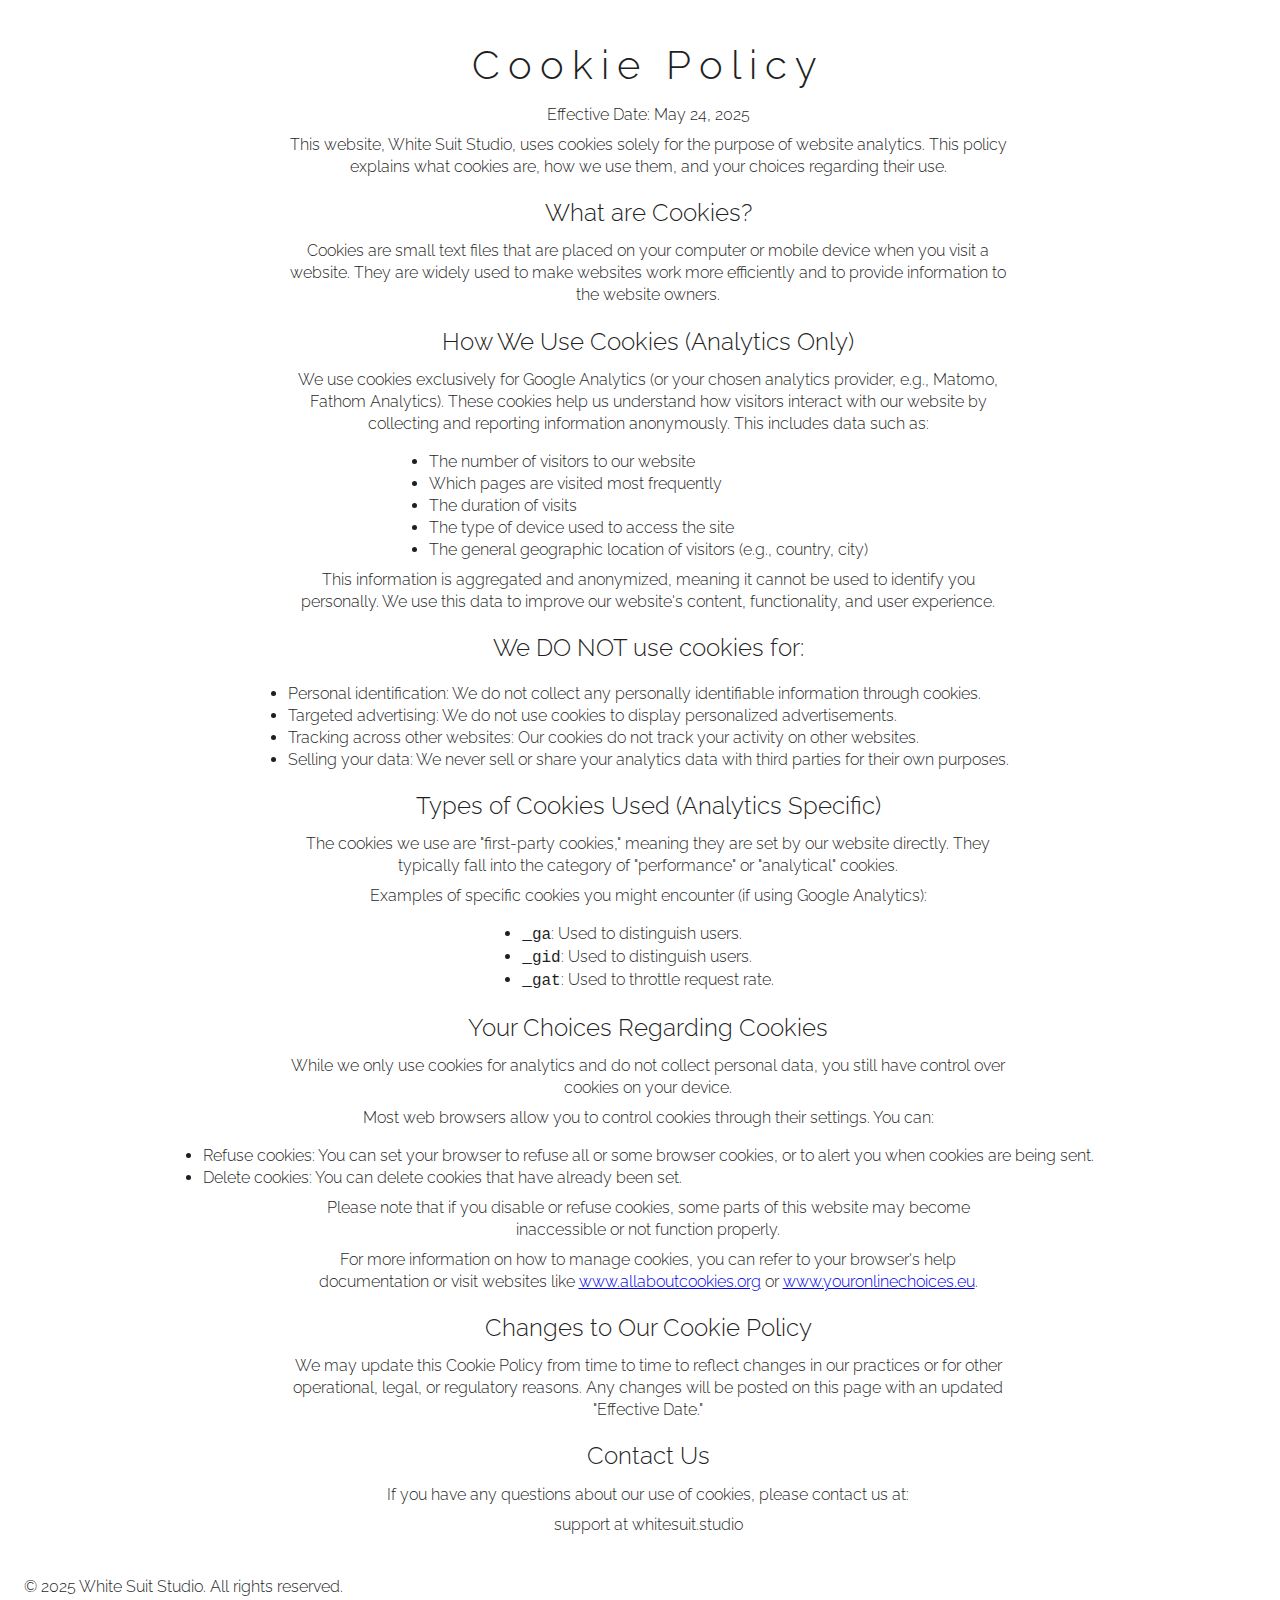
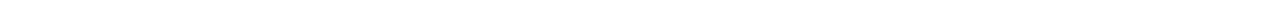
<file: cookies-policy.html>
<!DOCTYPE html>
<html lang="en">
<head>
    <meta charset="UTF-8">
    <meta name="viewport" content="width=device-width, initial-scale=1.0">
    <meta charset="UTF-8">
    <meta name="viewport" content="width=device-width, initial-scale=1.0">
    <link rel="icon" href="assets/images/favicon.png" type="image/x-icon">
    <meta name="description" content="Our game studio, nestled in the heart of Buenos Aires, is a hub of creativity where passionate developers collaborate to craft immersive and thrilling gaming experiences. We specialize in designing games that captivate players with compelling narratives, innovative gameplay mechanics, and visually stunning worlds.">
    <meta property="og:title" content="White Suit Studio">
    <meta property="og:description" content="Our game studio, nestled in the heart of Buenos Aires, is a hub of creativity where passionate developers collaborate to craft immersive and thrilling gaming experiences. We specialize in designing games that captivate players with compelling narratives, innovative gameplay mechanics, and visually stunning worlds.">
    <meta property="og:type" content="website">
    <meta property="og:url" content="https://www.whitesuit.studio">
    <meta property="og:image" content="assets/images/white-suit-1920.jpeg">
    <title>Cookie Policy - White Suit Studio</title>

    <!-- Google tag (gtag.js) -->
    <script async src="https://www.googletagmanager.com/gtag/js?id=G-Q6HSPWKRKY"></script>
    <script>
        window.dataLayer = window.dataLayer || [];
        function gtag(){dataLayer.push(arguments);}
        gtag('js', new Date());

        gtag('config', 'G-Q6HSPWKRKY');
    </script>

    <link rel="preconnect" href="https://fonts.googleapis.com">
    <link rel="preconnect" href="https://fonts.gstatic.com" crossorigin>
    <link href="https://fonts.googleapis.com/css2?family=Raleway:wght@300&display=swap" rel="stylesheet">
    <link rel="stylesheet" href="assets/css/styles.css">
    
</head>
<body>
    <div class="main-content content-policy">
        <h1>Cookie Policy</h1>

        <p><strong>Effective Date:</strong> May 24, 2025</p>

        <p>This website, White Suit Studio, uses cookies solely for the purpose of website analytics. This policy explains what cookies are, how we use them, and your choices regarding their use.</p>

        <h2>What are Cookies?</h2>
        <p>Cookies are small text files that are placed on your computer or mobile device when you visit a website. They are widely used to make websites work more efficiently and to provide information to the website owners.</p>

        <h2>How We Use Cookies (Analytics Only)</h2>
        <p>We use cookies exclusively for Google Analytics (or your chosen analytics provider, e.g., Matomo, Fathom Analytics). These cookies help us understand how visitors interact with our website by collecting and reporting information anonymously. This includes data such as:</p>
        <ul>
            <li>The number of visitors to our website</li>
            <li>Which pages are visited most frequently</li>
            <li>The duration of visits</li>
            <li>The type of device used to access the site</li>
            <li>The general geographic location of visitors (e.g., country, city)</li>
        </ul>
        <p>This information is aggregated and anonymized, meaning it cannot be used to identify you personally. We use this data to improve our website's content, functionality, and user experience.</p>

        <h3>We DO NOT use cookies for:</h3>
        <ul>
            <li><strong>Personal identification:</strong> We do not collect any personally identifiable information through cookies.</li>
            <li><strong>Targeted advertising:</strong> We do not use cookies to display personalized advertisements.</li>
            <li><strong>Tracking across other websites:</strong> Our cookies do not track your activity on other websites.</li>
            <li><strong>Selling your data:</strong> We never sell or share your analytics data with third parties for their own purposes.</li>
        </ul>

        <h2>Types of Cookies Used (Analytics Specific)</h2>
        <p>The cookies we use are "first-party cookies," meaning they are set by our website directly. They typically fall into the category of "performance" or "analytical" cookies.</p>
        <p>Examples of specific cookies you might encounter (if using Google Analytics):</p>
        <ul>
            <li><code>_ga</code>: Used to distinguish users.</li>
            <li><code>_gid</code>: Used to distinguish users.</li>
            <li><code>_gat</code>: Used to throttle request rate.</li>
        </ul>

        <h2>Your Choices Regarding Cookies</h2>
        <p>While we only use cookies for analytics and do not collect personal data, you still have control over cookies on your device.</p>
        <p>Most web browsers allow you to control cookies through their settings. You can:</p>
        <ul>
            <li><strong>Refuse cookies:</strong> You can set your browser to refuse all or some browser cookies, or to alert you when cookies are being sent.</li>
            <li><strong>Delete cookies:</strong> You can delete cookies that have already been set.</li>
        </ul>
        <p>Please note that if you disable or refuse cookies, some parts of this website may become inaccessible or not function properly.</p>
        <p>For more information on how to manage cookies, you can refer to your browser's help documentation or visit websites like <a href="http://www.allaboutcookies.org/" target="_blank">www.allaboutcookies.org</a> or <a href="http://www.youronlinechoices.eu/" target="_blank">www.youronlinechoices.eu</a>.</p>

        <h2>Changes to Our Cookie Policy</h2>
        <p>We may update this Cookie Policy from time to time to reflect changes in our practices or for other operational, legal, or regulatory reasons. Any changes will be posted on this page with an updated "Effective Date."</p>

        <h2>Contact Us</h2>
        <p>If you have any questions about our use of cookies, please contact us at:</p>
        <p>
            support at whitesuit.studio
        </p>

        <footer class="main-footer">
            <p>
                &copy; 2025 White Suit Studio. All rights reserved.
            </p>
        </footer>
    </div>
</body>
</html>
</file>
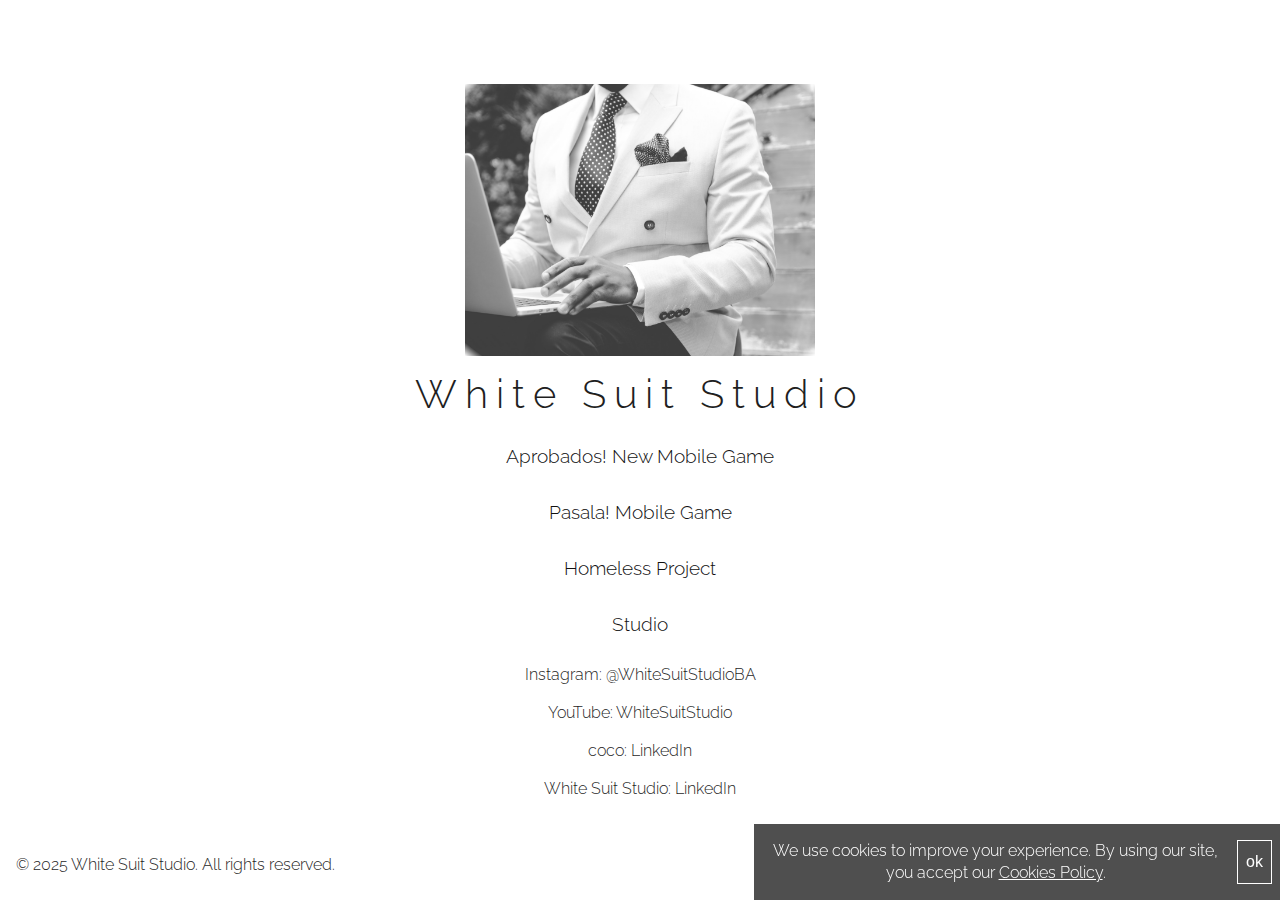
<file: links.html>
<!DOCTYPE html>
<html lang="en">
<head>
    <meta charset="UTF-8">
    <meta name="viewport" content="width=device-width, initial-scale=1.0">
    <link rel="icon" href="assets/images/favicon.png" type="image/x-icon">
    <meta name="description" content="Our game studio, nestled in the heart of Buenos Aires, is a hub of creativity where passionate developers collaborate to craft immersive and thrilling gaming experiences. We specialize in designing games that captivate players with compelling narratives, innovative gameplay mechanics, and visually stunning worlds.">
    <meta property="og:title" content="White Suit Studio">
    <meta property="og:description" content="Our game studio, nestled in the heart of Buenos Aires, is a hub of creativity where passionate developers collaborate to craft immersive and thrilling gaming experiences. We specialize in designing games that captivate players with compelling narratives, innovative gameplay mechanics, and visually stunning worlds.">
    <meta property="og:type" content="website">
    <meta property="og:url" content="https://www.whitesuit.studio">
    <meta property="og:image" content="assets/images/white-suit-1920.jpeg">
    <title>white suit studio</title>

    <!-- Google tag (gtag.js) -->
    <script async src="https://www.googletagmanager.com/gtag/js?id=G-Q6HSPWKRKY"></script>
    <script>
    window.dataLayer = window.dataLayer || [];
    function gtag(){dataLayer.push(arguments);}
    gtag('js', new Date());

    gtag('config', 'G-Q6HSPWKRKY');
    </script>

    <link rel="preconnect" href="https://fonts.googleapis.com">
    <link rel="preconnect" href="https://fonts.gstatic.com" crossorigin>
    <link href="https://fonts.googleapis.com/css2?family=Raleway:wght@300&display=swap" rel="stylesheet">
    <link rel="stylesheet" href="assets/css/styles.css">
</head>
<body>
    <div class="main-content">
        <main>

            <picture>
                <source media="(min-width: 1500px)" srcset="assets/images/white-suit-1920.jpeg 1x, assets/images/white-suit.jpeg 2x, assets/images/white-suit.jpeg 3x">
                <source media="(min-width: 1200px)" srcset="assets/images/white-suit-1200.jpeg 1x, assets/images/white-suit-1920.jpeg 2x, assets/images/white-suit-1920.jpeg 3x">
                <source media="(min-width: 768px)" srcset="assets/images/white-suit-1200.jpeg 1x, assets/images/white-suit-1920.jpeg 2x, assets/images/white-suit.jpeg 3x">
                <source media="(min-width: 100px)" srcset="assets/images/white-suit-769.jpeg 1x, assets/images/white-suit-1200.jpeg 2x, assets/images/white-suit-1200.jpeg 3x">
                <img class="main-image" src="assets/images/white-suit.jpeg" alt="White Suit Studio Logo">
            </picture>
            <h1>
                White Suit Studio
            </h1>

            <ul class="links-section">
                <li class="featured">
                    <a href="https://aprobados.whitesuit.studio/" target="_blank" rel="noopener noreferrer">
                        Aprobados! <em>New Mobile Game</em>
                    </a>
                </li>
                <li class="featured">
                    <a href="https://pasala.whitesuit.studio/" target="_blank" rel="noopener noreferrer">
                        Pasala! Mobile Game
                    </a>
                </li>
                <li class="featured">
                    <a href="https://whitesuit.studio/homeless/index.html" target="_blank" rel="noopener noreferrer">
                        Homeless Project
                    </a>
                </li>
                <li class="featured">
                    <a href="https://whitesuit.studio/" target="_blank" rel="noopener noreferrer">
                        Studio
                    </a>
                </li>
                <li>
                    <a href="https://www.instagram.com/whitesuitstudioba/" target="_blank" rel="noopener noreferrer">
                        Instagram: @WhiteSuitStudioBA
                    </a>
                </li>
                <li>
                    <a href="https://www.youtube.com/@whitesuit.studio" target="_blank" rel="noopener noreferrer">
                        YouTube: WhiteSuitStudio
                    </a>
                </li>
                <li>
                    <a href="https://www.linkedin.com/in/cocodelacueva/" target="_blank" rel="noopener noreferrer">
                        coco: LinkedIn
                    </a>
                </li>
                <li>
                    <a href="https://www.linkedin.com/company/whitesuit/" target="_blank" rel="noopener noreferrer">
                        White Suit Studio: LinkedIn
                    </a>
                </li>
            </ul>


        </main>

        <footer class="main-footer">
            <p>
                &copy; 2025 White Suit Studio. All rights reserved.
            </p>
        </footer>
    </div>
    <script src="assets/js/scripts.js"></script>
</body>
</html>
</file>
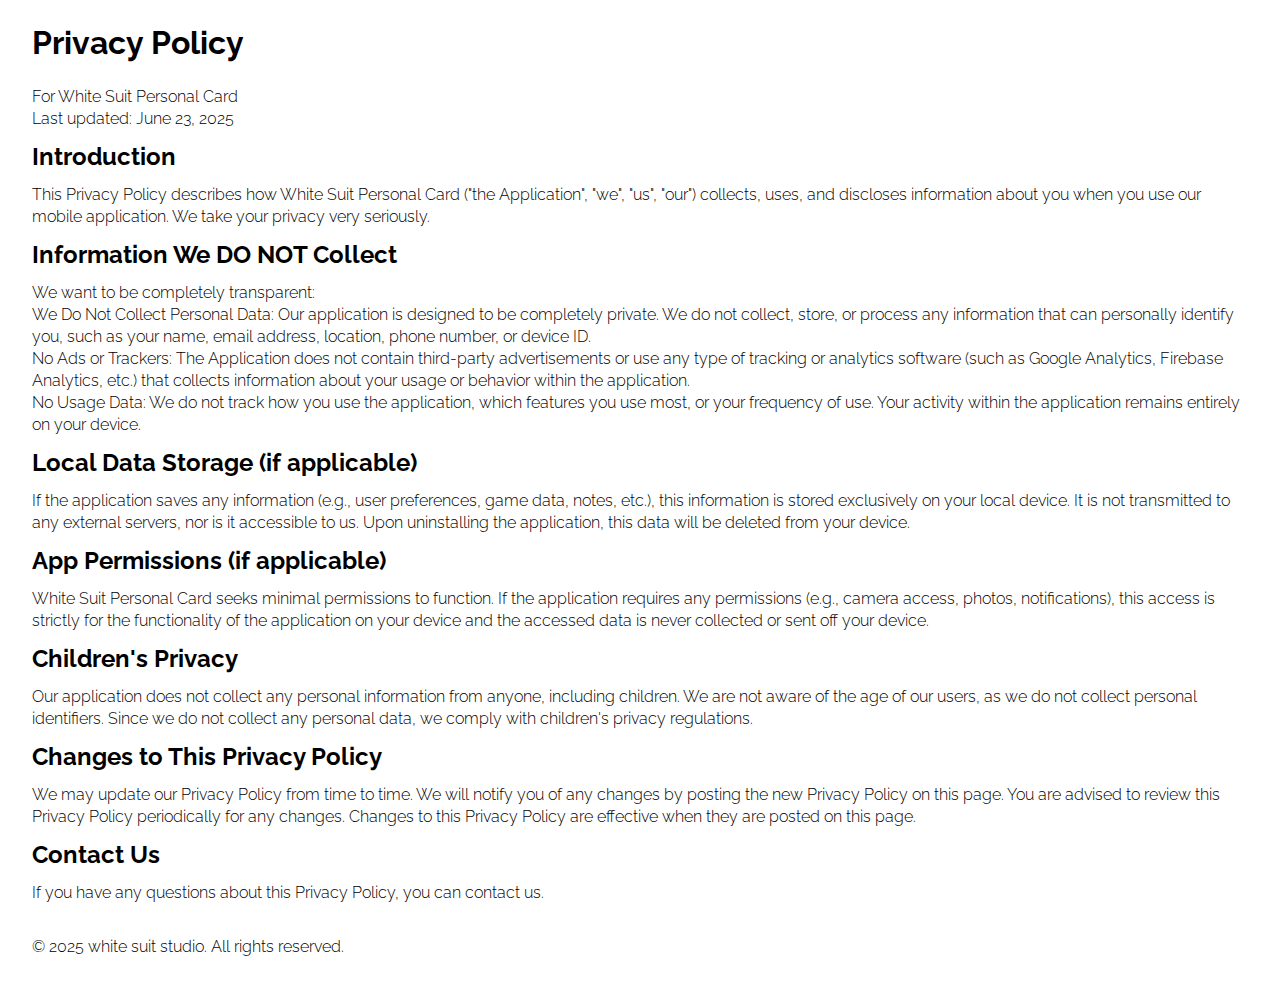
<file: privacy-policy-pc.html>
<!DOCTYPE html>
<html lang="en">
<head>
    <meta charset="UTF-8">
    <meta name="viewport" content="width=device-width, initial-scale=1.0">
    <link rel="icon" href="images/favicon-32.png" type="image/x-icon">
    <meta name="description" content="Pasala! challenges your football strategy. Score goals with the fewest passes possible, mastering precision and efficiency. Every pass counts - can you beat the par and become a Pasala! champion?">
    <meta property="og:title" content="Pasala! - Mobile Game">
    <meta property="og:description" content="Pasala! challenges your football strategy. Score goals with the fewest passes possible, mastering precision and efficiency. Every pass counts - can you beat the par and become a Pasala! champion?">
    <meta property="og:type" content="website">
    <meta property="og:url" content="https://pasala.whitesuit.studio">
    <meta property="og:image" content="images/ad-horizontal.jpg">
    <title>Privacy Policy</title>

   <!-- Google tag (gtag.js) -->
   <script async src="https://www.googletagmanager.com/gtag/js?id=G-Q6HSPWKRKY"></script>
   <script>
   window.dataLayer = window.dataLayer || [];
   function gtag(){dataLayer.push(arguments);}
   gtag('js', new Date());

   gtag('config', 'G-Q6HSPWKRKY');
   </script>
    <link rel="preconnect" href="https://fonts.googleapis.com">
    <link rel="preconnect" href="https://fonts.gstatic.com" crossorigin>
    <link href="https://fonts.googleapis.com/css2?family=Raleway:wght@300&display=swap" rel="stylesheet">
    <link rel="stylesheet" href="assets/css/styles.css">
</head>
<body class="no-image">
    <div class="wrapper" style="padding: 2rem">
        <header>
            <h1 style="margin-bottom: 2rem;">Privacy Policy</h1>
            <p>For White Suit Personal Card</p>
            <p>Last updated: June 23, 2025</p>
        </header>

        <section>
            <h2 style="margin-top:1rem;margin-bottom:1rem;">Introduction</h2>
            <p>
                This Privacy Policy describes how White Suit Personal Card ("the Application", "we", "us", "our")
                collects, uses, and discloses information about you when you use our mobile application.
                We take your privacy very seriously.
            </p>
        </section>

        <section>
            <h2 style="margin-top:1rem;margin-bottom:1rem;">Information We DO NOT Collect</h2>
            <p>
                We want to be completely transparent:
            </p>
            <ul style="list-style: none;">
                <li>
                    <strong>We Do Not Collect Personal Data:</strong> Our application is designed to be completely
                    private. We do not collect, store, or process any information that can personally identify you,
                    such as your name, email address, location, phone number, or device ID.
                </li>
                <li>
                    <strong>No Ads or Trackers:</strong> The Application does not contain third-party advertisements or use
                    any type of tracking or analytics software (such as Google Analytics, Firebase Analytics, etc.) that
                    collects information about your usage or behavior within the application.
                </li>
                <li>
                    <strong>No Usage Data:</strong> We do not track how you use the application, which features you use most,
                    or your frequency of use. Your activity within the application remains entirely on your device.
                </li>
            </ul>
        </section>

        <section>
            <h2 style="margin-top:1rem;margin-bottom:1rem;">Local Data Storage (if applicable)</h2>
            <p>
                If the application saves any information (e.g., user preferences, game data, notes, etc.),
                this information is stored <strong>exclusively on your local device</strong>.
                It is not transmitted to any external servers, nor is it accessible to us.
                Upon uninstalling the application, this data will be deleted from your device.
            </p>
        </section>

        <section>
            <h2 style="margin-top:1rem;margin-bottom:1rem;">App Permissions (if applicable)</h2>
            <p>
                White Suit Personal Card seeks minimal permissions to function.
                If the application requires any permissions (e.g., camera access, photos, notifications),
                this access is <strong>strictly for the functionality of the application on your device</strong>
                and the accessed data is never collected or sent off your device.
            </p>
        </section>

        <section>
            <h2 style="margin-top:1rem;margin-bottom:1rem;">Children's Privacy</h2>
            <p>
                Our application does not collect any personal information from anyone, including children.
                We are not aware of the age of our users, as we do not collect personal identifiers.
                Since we do not collect any personal data, we comply with children's privacy regulations.
            </p>
        </section>

        <section>
            <h2 style="margin-top:1rem;margin-bottom:1rem;">Changes to This Privacy Policy</h2>
            <p>
                We may update our Privacy Policy from time to time. We will notify you of any changes by
                posting the new Privacy Policy on this page. You are advised to review this Privacy Policy
                periodically for any changes. Changes to this Privacy Policy are effective when they are posted
                on this page.
            </p>
        </section>

        <section>
            <h2 style="margin-top:1rem;margin-bottom:1rem;">Contact Us</h2>
            <p>
                If you have any questions about this Privacy Policy, you can contact us.
            </p>
            
        </section>
    
        
        <footer class="footer" style="margin-top: 2rem;">
            <p class="legal" translate="no">
                &copy; 2025 white suit studio. All rights reserved.
            </p>
        </footer>

    </div>

</body>
</html>
</file>
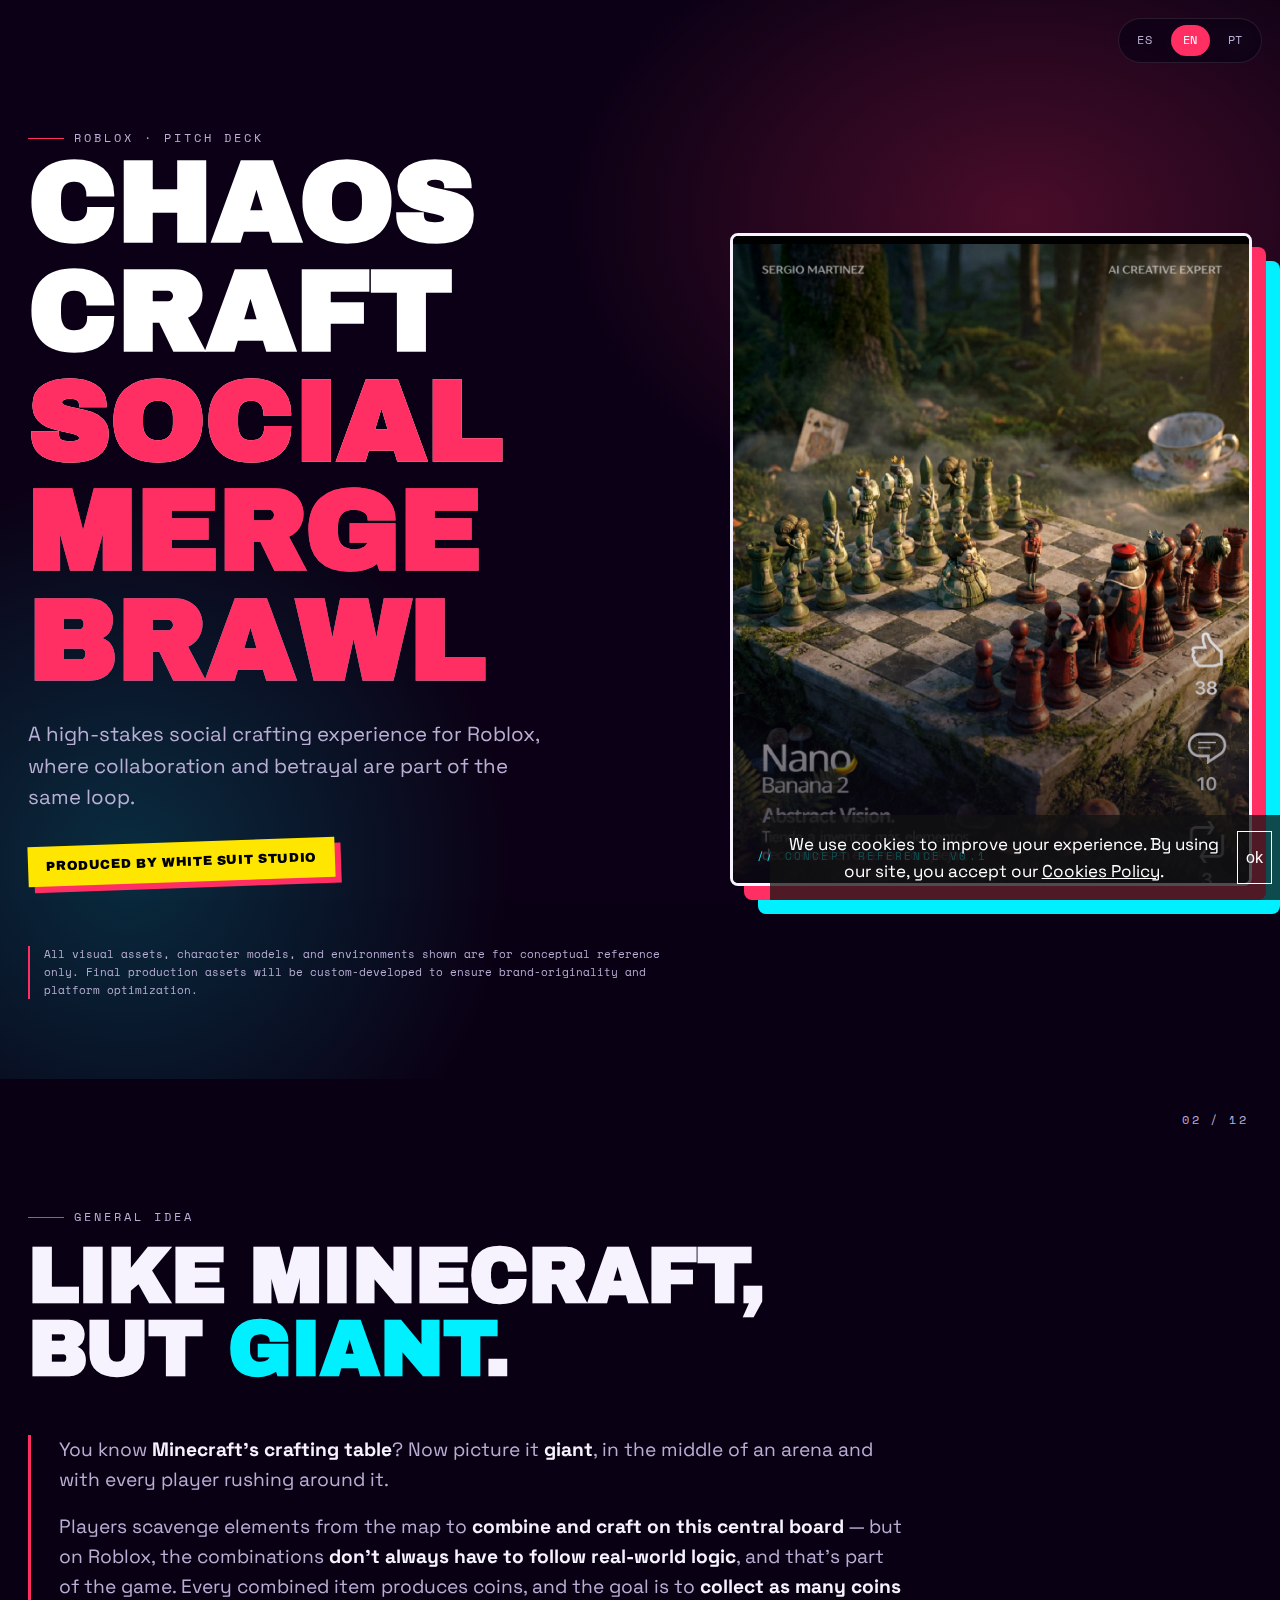
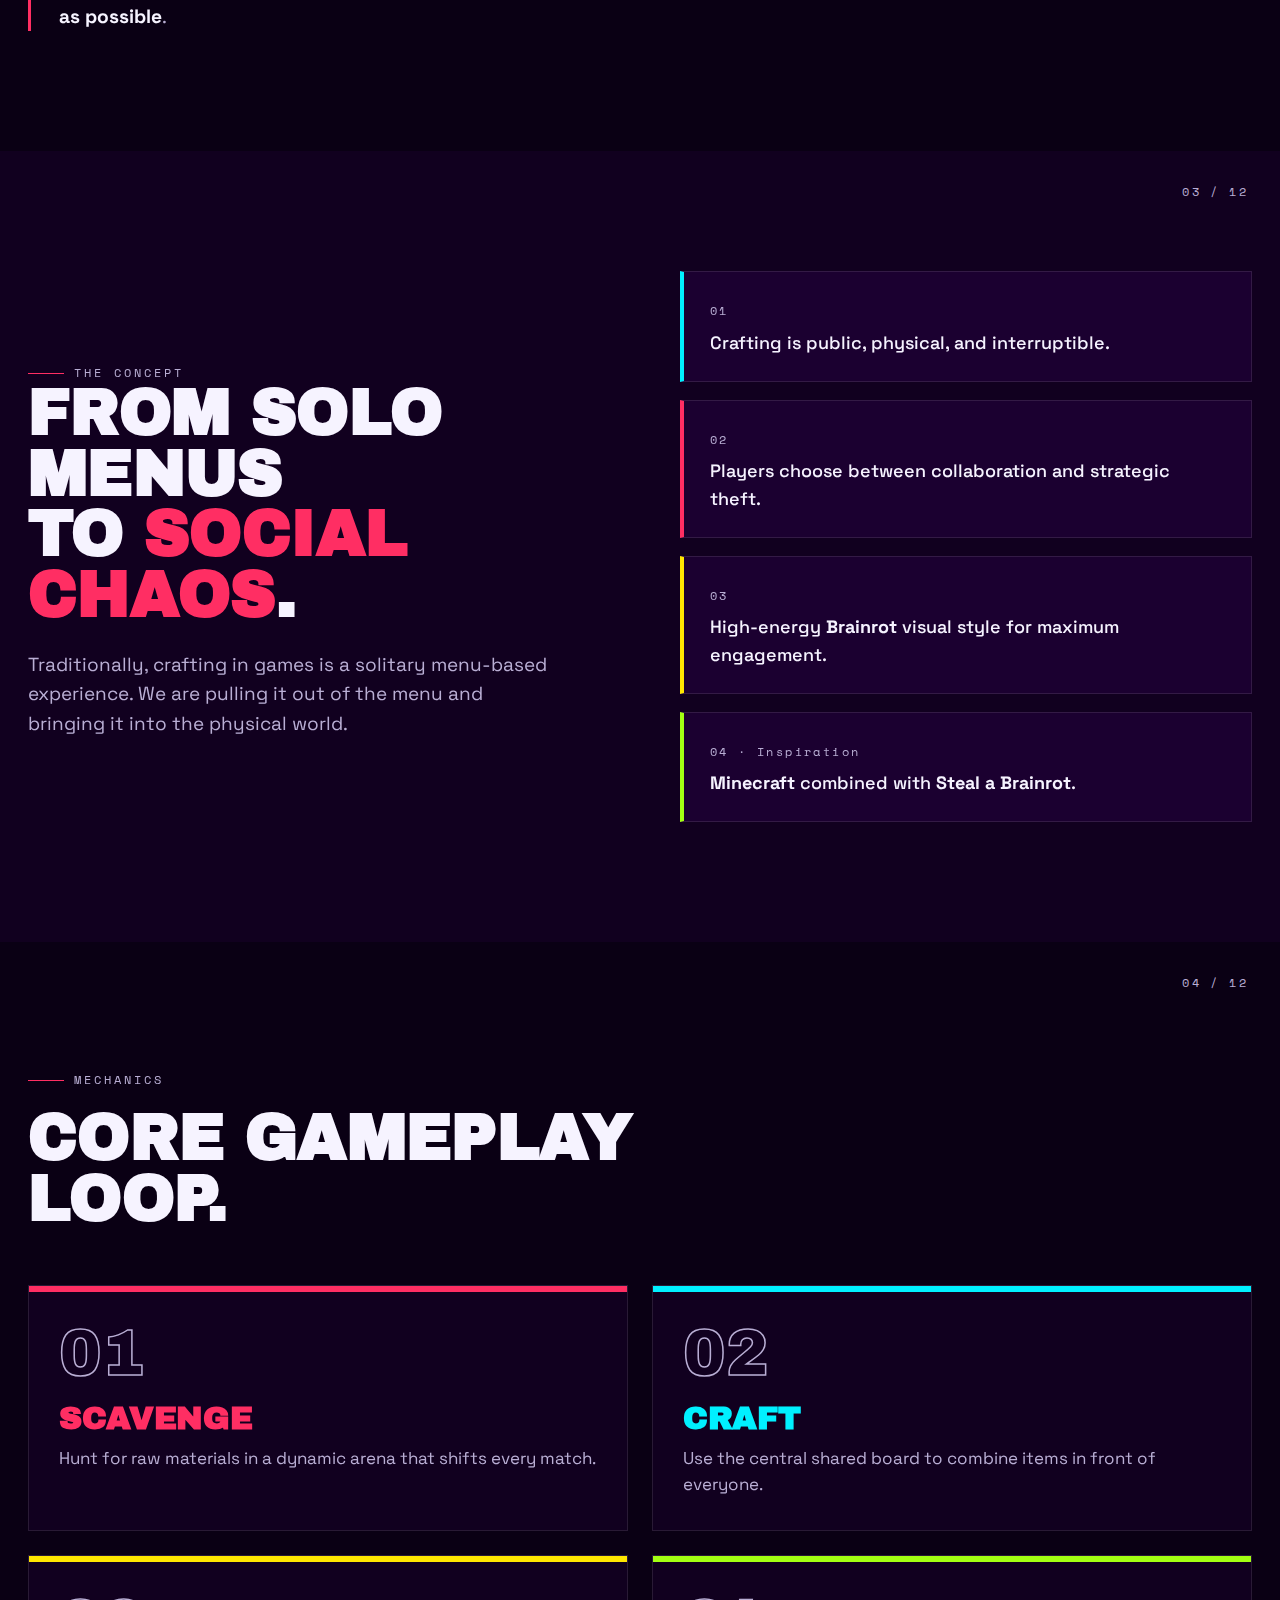
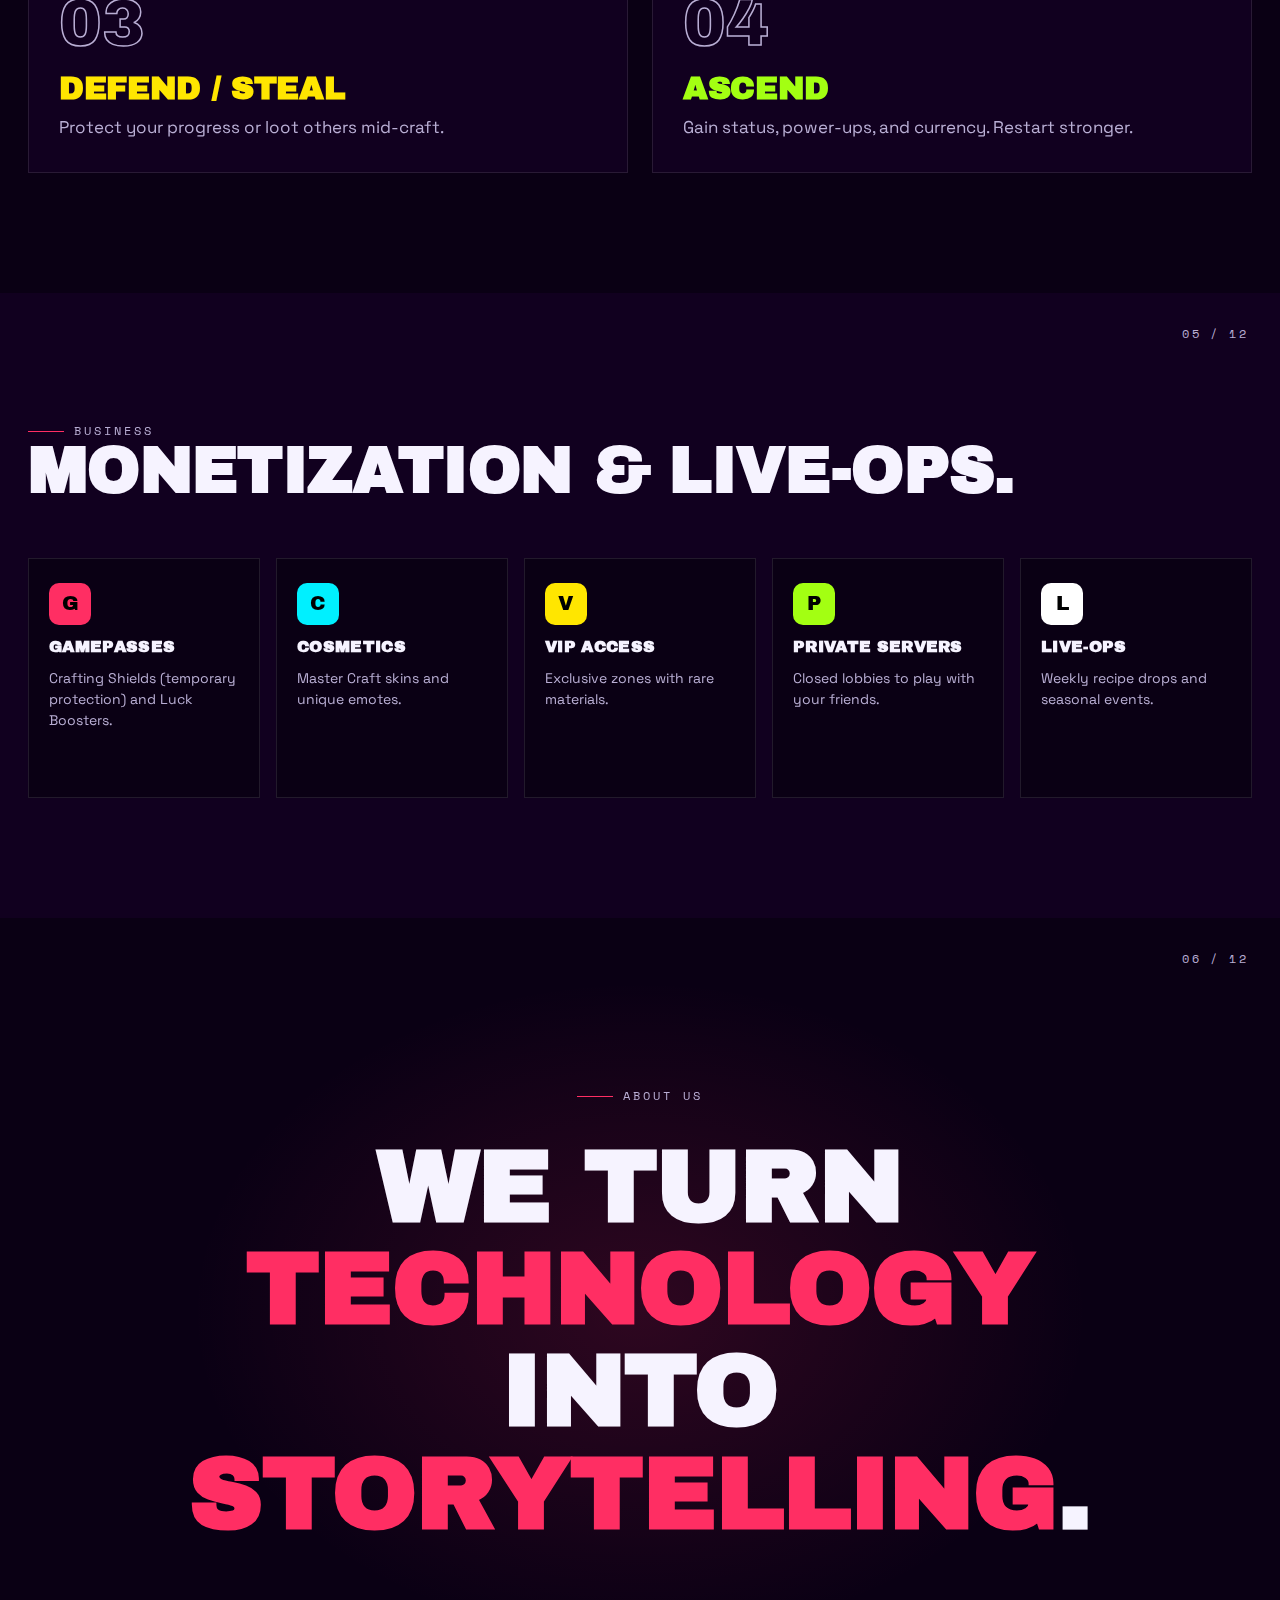
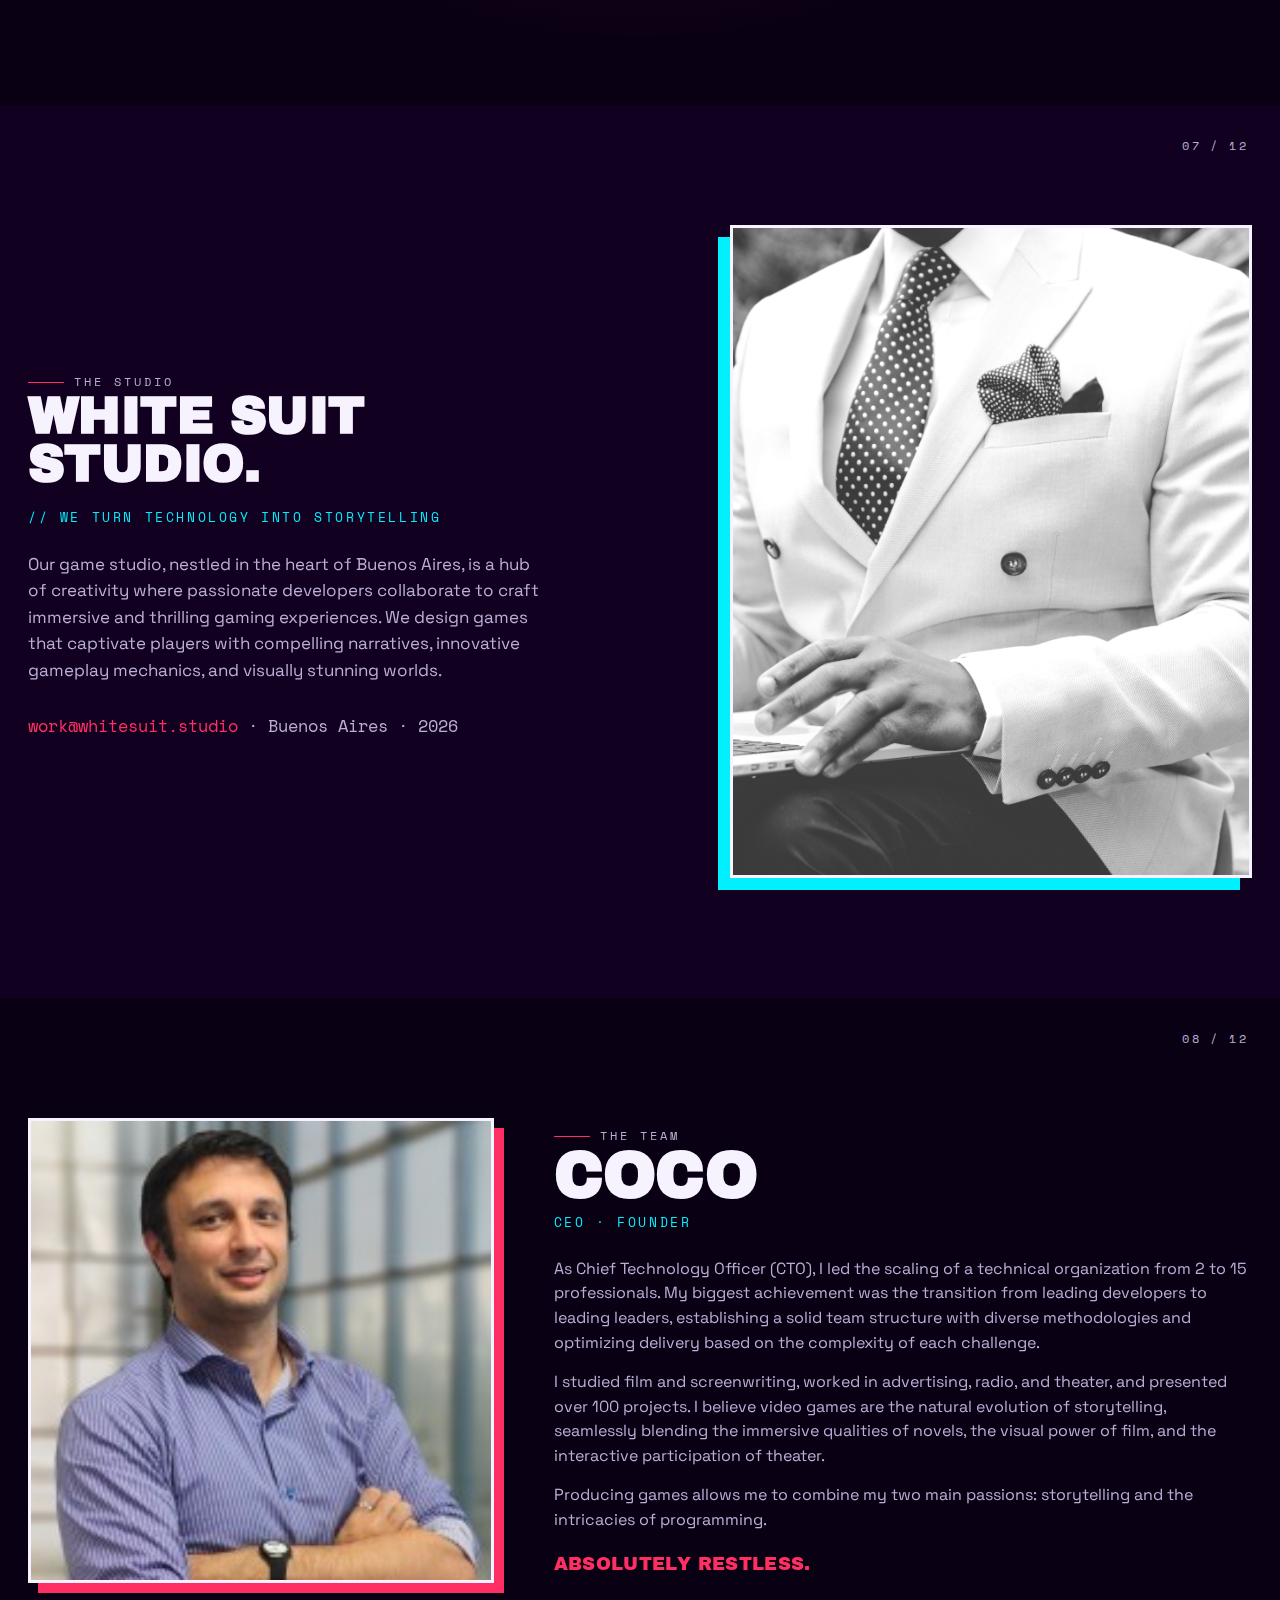
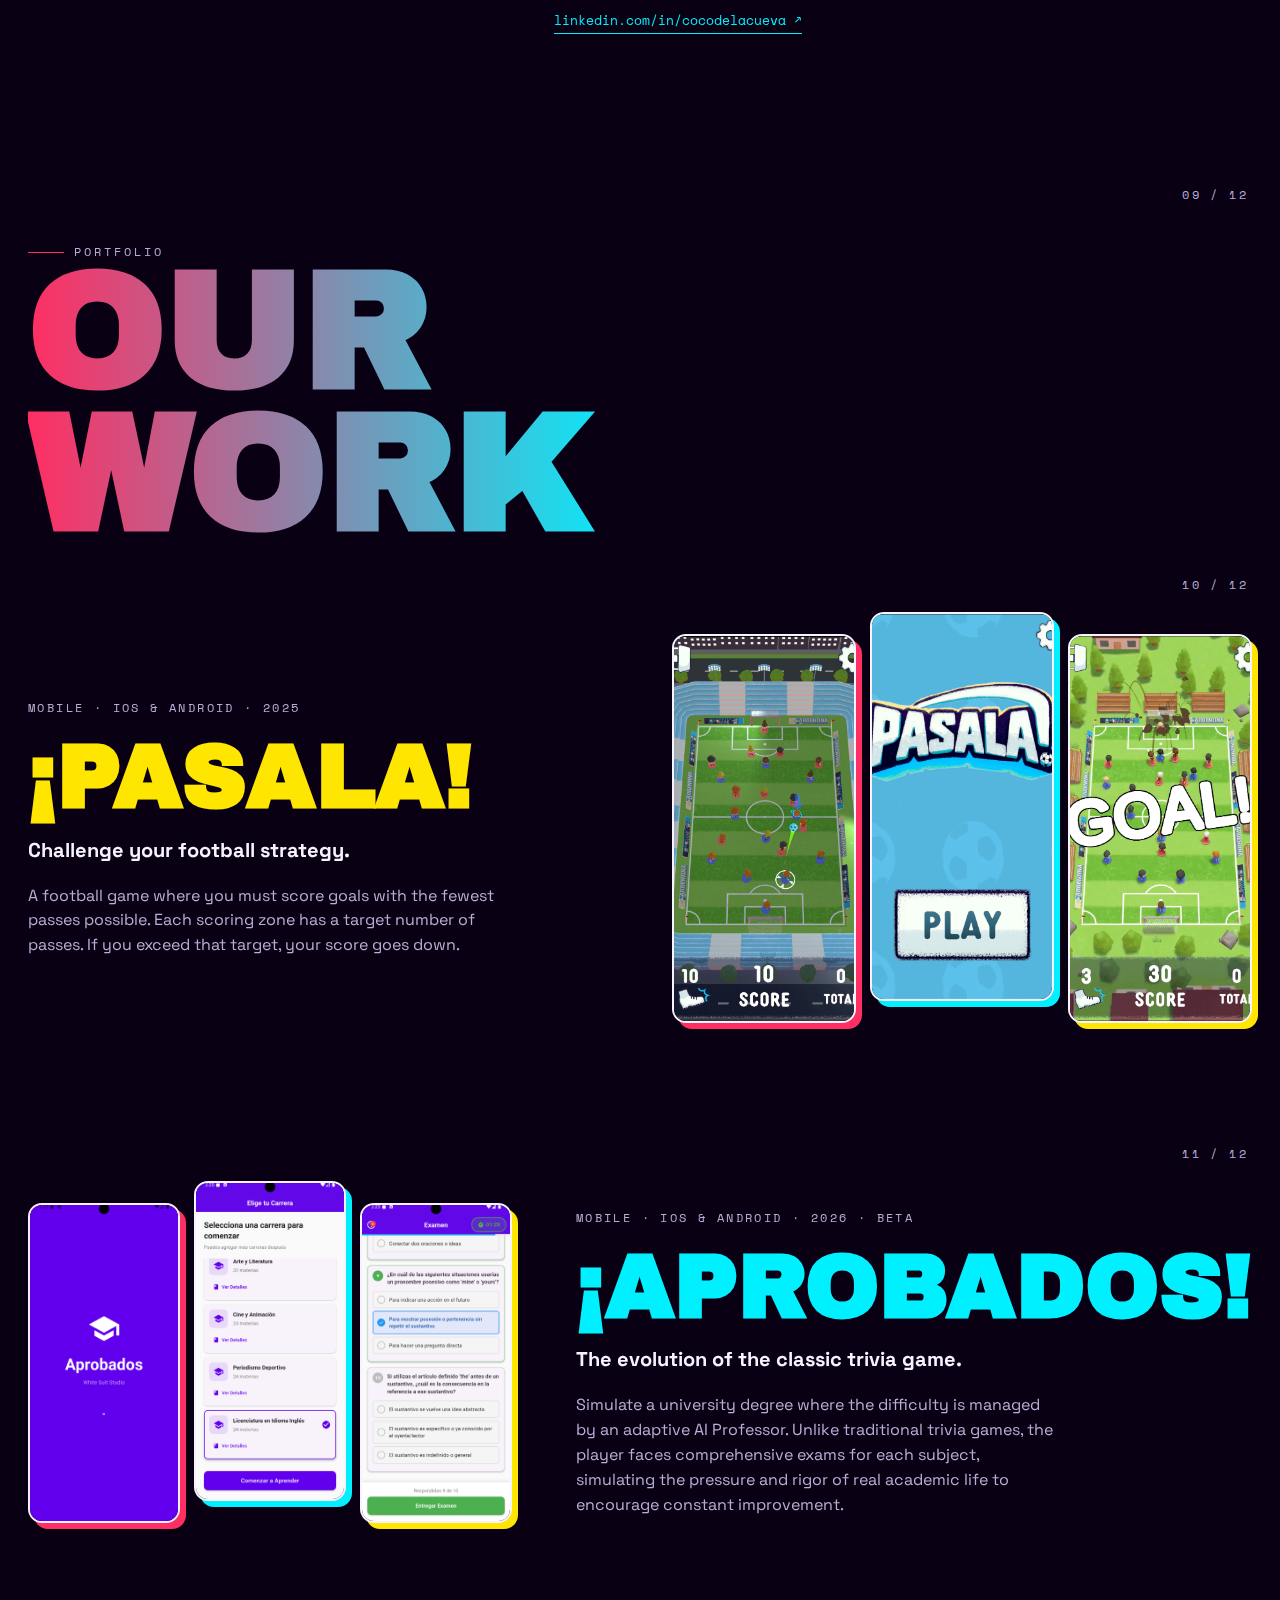
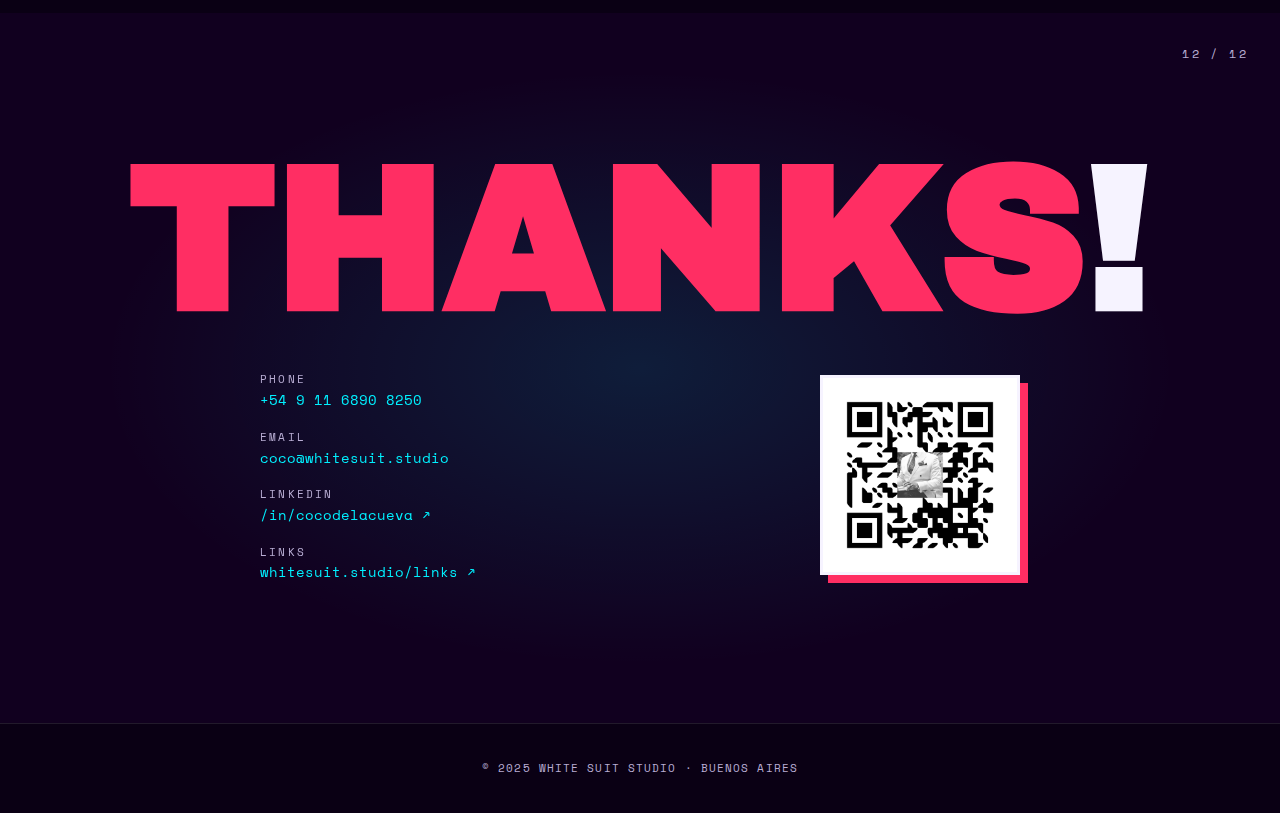
<file: chaos-craft/index-en.html>
<!DOCTYPE html>
<html lang="en">
<head>
<meta charset="UTF-8">
<meta name="viewport" content="width=device-width, initial-scale=1.0">
<title>Chaos Craft — Roblox Game by White Suit Studio</title>
<meta name="description" content="Chaos Craft: a high-stakes social crafting experience for Roblox. Produced by White Suit Studio.">
<link rel="preconnect" href="https://fonts.googleapis.com">
<link rel="preconnect" href="https://fonts.gstatic.com" crossorigin>
<link href="https://fonts.googleapis.com/css2?family=Archivo+Black&family=Space+Grotesk:wght@400;500;700&family=Space+Mono:wght@400;700&display=swap" rel="stylesheet">
<style>
:root{
  --bg:#0A0014;
  --bg-2:#11001F;
  --bg-3:#1B0030;
  --ink:#F6F3FF;
  --ink-soft:#B9AED4;
  --magenta:#FF2E63;
  --cyan:#00F0FF;
  --yellow:#FFE600;
  --lime:#A3FF12;
  --line:rgba(255,255,255,.10);
}
*{box-sizing:border-box;margin:0;padding:0}
html{scroll-behavior:smooth}
body{
  background:var(--bg);
  color:var(--ink);
  font-family:'Space Grotesk',system-ui,-apple-system,sans-serif;
  font-size:17px;
  line-height:1.55;
  overflow-x:hidden;
  -webkit-font-smoothing:antialiased;
}
body::before{
  content:"";position:fixed;inset:0;pointer-events:none;z-index:1;
  background-image:url("data:image/svg+xml;utf8,<svg xmlns='http://www.w3.org/2000/svg' width='140' height='140'><filter id='n'><feTurbulence type='fractalNoise' baseFrequency='0.9' numOctaves='2' stitchTiles='stitch'/><feColorMatrix values='0 0 0 0 1  0 0 0 0 1  0 0 0 0 1  0 0 0 0.06 0'/></filter><rect width='100%25' height='100%25' filter='url(%23n)'/></svg>");
  mix-blend-mode:overlay;opacity:.6;
}
img{max-width:100%;display:block}
a{color:inherit;text-decoration:none}
.container{max-width:1280px;margin:0 auto;padding:0 28px;position:relative;z-index:2}
h1,h2,h3,h4{font-family:'Archivo Black',Impact,sans-serif;line-height:.95;letter-spacing:-.01em;text-transform:uppercase}
.mono{font-family:'Space Mono',ui-monospace,monospace}

/* ==== Lang switcher ==== */
.lang{
  position:fixed;top:18px;right:18px;z-index:50;
  display:flex;gap:6px;background:rgba(10,0,20,.7);
  backdrop-filter:blur(10px);border:1px solid var(--line);
  border-radius:999px;padding:6px;font-family:'Space Mono',monospace;font-size:12px;
}
.lang a{
  padding:6px 12px;border-radius:999px;color:var(--ink-soft);
  letter-spacing:.05em;transition:all .2s;
}
.lang a:hover{color:var(--ink)}
.lang a.active{background:var(--magenta);color:#fff}

/* ==== Section base ==== */
section{position:relative;padding:120px 0;overflow:hidden}
.eyebrow{
  font-family:'Space Mono',monospace;font-size:12px;letter-spacing:.25em;
  text-transform:uppercase;color:var(--ink-soft);
  display:inline-flex;align-items:center;gap:10px;
}
.eyebrow::before{content:"";width:36px;height:1px;background:var(--magenta);display:inline-block}
.section-num{
  position:absolute;top:32px;right:32px;
  font-family:'Space Mono',monospace;font-size:12px;color:var(--ink-soft);
  letter-spacing:.2em;
}

/* ==== HERO ==== */
.hero{min-height:100vh;display:flex;align-items:center;padding:120px 0 80px;position:relative}
.hero::before{
  content:"";position:absolute;inset:0;
  background:
    radial-gradient(60% 50% at 80% 20%,rgba(255,46,99,.25),transparent 60%),
    radial-gradient(50% 60% at 10% 80%,rgba(0,240,255,.18),transparent 60%);
  z-index:0;
}
.hero .container{display:grid;grid-template-columns:1.1fr .9fr;gap:64px;align-items:center}
.hero-title{
  font-size:clamp(58px,9vw,140px);
  background:linear-gradient(180deg,#fff 0%,#fff 60%,var(--magenta) 60%,var(--cyan) 100%);
  -webkit-background-clip:text;background-clip:text;color:transparent;
  margin-bottom:20px;
}
.hero-title .glitch{display:block;color:var(--magenta);-webkit-text-fill-color:var(--magenta)}
.hero-sub{font-size:clamp(18px,1.6vw,22px);color:var(--ink-soft);max-width:520px;margin:24px 0 28px}
.hero-credit{
  display:inline-block;background:var(--yellow);color:#000;
  font-family:'Archivo Black',sans-serif;text-transform:uppercase;
  padding:10px 18px;font-size:13px;letter-spacing:.05em;
  transform:rotate(-2deg);box-shadow:6px 6px 0 var(--magenta);
}
.hero-art{
  position:relative;aspect-ratio:4/5;border-radius:8px;overflow:hidden;
  border:3px solid var(--ink);
  box-shadow:14px 14px 0 var(--magenta), 28px 28px 0 var(--cyan);
  background:#000;
}
.hero-art img{width:100%;height:100%;object-fit:cover;filter:contrast(1.05) saturate(1.1)}
.hero-art::after{
  content:"";position:absolute;inset:0;
  background:linear-gradient(180deg,transparent 50%,rgba(10,0,20,.6) 100%);
}
.hero-tag{
  position:absolute;left:24px;bottom:18px;z-index:2;
  font-family:'Space Mono',monospace;font-size:11px;color:var(--cyan);
  letter-spacing:.2em;text-transform:uppercase;
}
.hero-disclaimer{
  margin-top:64px;font-family:'Space Mono',monospace;font-size:11px;
  color:var(--ink-soft);max-width:920px;line-height:1.6;
  border-left:2px solid var(--magenta);padding-left:14px;
}

/* ==== IDEA GENERAL ==== */
.idea h2{font-size:clamp(44px,6vw,88px);margin-top:14px}
.idea h2 .accent{color:var(--cyan)}
.idea-pitch{
  margin-top:48px;max-width:880px;
  font-size:clamp(19px,1.5vw,24px);line-height:1.55;color:var(--ink-soft);
  border-left:3px solid var(--magenta);padding-left:28px;
}
.idea-pitch p + p{margin-top:18px}
.idea-pitch strong{color:var(--ink);font-weight:700}

/* ==== CONCEPT ==== */
.concept{background:var(--bg-2)}
.concept .container{display:grid;grid-template-columns:1fr 1fr;gap:80px;align-items:center}
.concept h2{font-size:clamp(40px,5vw,76px)}
.concept h2 em{font-style:normal;color:var(--magenta)}
.concept-lead{margin-top:24px;font-size:19px;color:var(--ink-soft);max-width:520px}
.manifesto{display:flex;flex-direction:column;gap:18px}
.manifesto-card{
  background:var(--bg-3);border:1px solid var(--line);
  padding:24px 26px;border-left:4px solid var(--cyan);
  transition:transform .25s ease,border-color .25s ease;
}
.manifesto-card:nth-child(2){border-left-color:var(--magenta)}
.manifesto-card:nth-child(3){border-left-color:var(--yellow)}
.manifesto-card:nth-child(4){border-left-color:var(--lime)}
.manifesto-card:hover{transform:translateX(6px)}
.manifesto-card .num{
  font-family:'Space Mono',monospace;font-size:12px;color:var(--ink-soft);letter-spacing:.2em;
}
.manifesto-card p{margin-top:6px;font-size:18px;font-weight:500}

/* ==== LOOP ==== */
.loop h2{font-size:clamp(40px,5vw,76px);margin-bottom:14px}
.loop .eyebrow{margin-bottom:18px}
.loop-grid{display:grid;grid-template-columns:repeat(2,1fr);gap:24px;margin-top:56px}
.loop-card{
  position:relative;background:var(--bg-2);border:1px solid var(--line);
  padding:36px 30px 32px;overflow:hidden;
  transition:transform .3s ease;
}
.loop-card:hover{transform:translateY(-6px)}
.loop-card::before{
  content:"";position:absolute;left:0;top:0;height:6px;width:100%;
  background:var(--magenta);
}
.loop-card:nth-child(2)::before{background:var(--cyan)}
.loop-card:nth-child(3)::before{background:var(--yellow)}
.loop-card:nth-child(4)::before{background:var(--lime)}
.loop-num{
  font-family:'Archivo Black',sans-serif;font-size:64px;color:transparent;
  -webkit-text-stroke:1.5px var(--ink-soft);
  line-height:1;
}
.loop-card h3{font-size:32px;margin:18px 0 10px;color:var(--magenta)}
.loop-card:nth-child(2) h3{color:var(--cyan)}
.loop-card:nth-child(3) h3{color:var(--yellow)}
.loop-card:nth-child(4) h3{color:var(--lime)}
.loop-card p{color:var(--ink-soft);font-size:17px}

/* ==== MONETIZATION ==== */
.money{background:var(--bg-2)}
.money h2{font-size:clamp(40px,5vw,76px);margin-bottom:14px}
.money-grid{display:grid;grid-template-columns:repeat(5,1fr);gap:16px;margin-top:56px}
.money-card{
  background:var(--bg);border:1px solid var(--line);padding:24px 20px;
  display:flex;flex-direction:column;gap:14px;min-height:240px;
  transition:all .25s ease;
}
.money-card:hover{border-color:var(--magenta);transform:translateY(-4px)}
.money-icon{
  width:42px;height:42px;border-radius:10px;display:grid;place-items:center;
  background:var(--magenta);color:#000;font-family:'Archivo Black',sans-serif;font-size:20px;
}
.money-card:nth-child(2) .money-icon{background:var(--cyan)}
.money-card:nth-child(3) .money-icon{background:var(--yellow)}
.money-card:nth-child(4) .money-icon{background:var(--lime)}
.money-card:nth-child(5) .money-icon{background:#fff}
.money-card h4{font-family:'Archivo Black',sans-serif;font-size:16px;text-transform:uppercase;letter-spacing:.02em}
.money-card p{font-size:14px;color:var(--ink-soft);line-height:1.5}

/* ==== ABOUT QUOTE ==== */
.quote{padding:160px 0;text-align:center;position:relative}
.quote::before{
  content:"";position:absolute;inset:0;
  background:radial-gradient(50% 60% at 50% 50%,rgba(255,46,99,.15),transparent 70%);
}
.quote .eyebrow{justify-content:center;display:inline-flex;margin-bottom:30px}
.quote h2{font-size:clamp(46px,8vw,120px);max-width:1100px;margin:0 auto;line-height:1}
.quote h2 span{color:var(--magenta)}

/* ==== STUDIO ==== */
.studio{background:var(--bg-2)}
.studio .container{display:grid;grid-template-columns:1.1fr .9fr;gap:64px;align-items:center}
.studio h2{font-size:clamp(36px,4vw,60px);margin-bottom:18px}
.studio .tag{color:var(--cyan);font-family:'Space Mono',monospace;font-size:13px;letter-spacing:.2em;text-transform:uppercase;margin-bottom:24px}
.studio p{color:var(--ink-soft);font-size:17px;max-width:520px}
.studio-meta{margin-top:30px;font-family:'Space Mono',monospace;font-size:13px;color:var(--ink)}
.studio-meta a{color:var(--magenta)}
.studio-art{
  aspect-ratio:4/5;overflow:hidden;border:3px solid var(--ink);
  box-shadow:-12px 12px 0 var(--cyan);background:#fff;
}
.studio-art img{width:100%;height:100%;object-fit:cover;filter:grayscale(.1) contrast(1.05)}

/* ==== FOUNDER ==== */
.founder .container{display:grid;grid-template-columns:.4fr .6fr;gap:60px;align-items:start}
.founder-photo{
  aspect-ratio:1/1;overflow:hidden;border:3px solid var(--ink);
  box-shadow:10px 10px 0 var(--magenta);
}
.founder-photo img{width:100%;height:100%;object-fit:cover}
.founder-name{font-size:clamp(40px,5vw,72px);margin-bottom:6px}
.founder-role{font-family:'Space Mono',monospace;color:var(--cyan);letter-spacing:.2em;text-transform:uppercase;margin-bottom:24px;font-size:13px}
.founder-bio p{color:var(--ink-soft);margin-bottom:14px;font-size:16px}
.founder-bio p.kicker{
  color:var(--magenta);font-family:'Archivo Black',sans-serif;
  text-transform:uppercase;font-size:18px;letter-spacing:.02em;margin-top:18px;
}
.founder-link{
  display:inline-block;margin-top:18px;font-family:'Space Mono',monospace;
  font-size:13px;color:var(--cyan);border-bottom:1px solid var(--cyan);
  padding-bottom:2px;
}

/* ==== WORK HEADER ==== */
.work-header{padding:80px 0 0}
.work-header h2{
  font-size:clamp(64px,13vw,210px);line-height:.85;
  background:linear-gradient(90deg,var(--magenta),var(--cyan),var(--yellow));
  -webkit-background-clip:text;background-clip:text;color:transparent;
  -webkit-text-fill-color:transparent;
  word-break:break-word;
}

/* ==== GAME ==== */
.game{padding:90px 0}
.game .container{display:grid;grid-template-columns:1fr 1fr;gap:64px;align-items:center}
.game.alt .container{direction:rtl}
.game.alt .container > *{direction:ltr}
.game .meta{font-family:'Space Mono',monospace;font-size:12px;letter-spacing:.2em;text-transform:uppercase;color:var(--ink-soft);margin-bottom:18px}
.game h3{font-size:clamp(46px,7vw,96px);color:var(--yellow);margin-bottom:14px}
.game .alt-color{color:var(--cyan)}
.game .tag{font-size:20px;font-weight:700;color:var(--ink);margin-bottom:18px}
.game p.body{color:var(--ink-soft);font-size:16px;max-width:480px}
.shots{display:grid;grid-template-columns:repeat(3,1fr);gap:14px;align-items:end}
.shots img{
  border:2px solid var(--ink);box-shadow:6px 6px 0 var(--magenta);
  border-radius:14px;background:#000;aspect-ratio:9/19;object-fit:cover;
}
.shots img:nth-child(2){box-shadow:6px 6px 0 var(--cyan);transform:translateY(-22px)}
.shots img:nth-child(3){box-shadow:6px 6px 0 var(--yellow)}

/* ==== THANKS ==== */
.thanks{padding:140px 0;background:var(--bg-2);text-align:center;position:relative}
.thanks::before{
  content:"";position:absolute;inset:0;
  background:radial-gradient(60% 60% at 50% 50%,rgba(0,240,255,.12),transparent 70%);
}
.thanks h2{font-size:clamp(80px,16vw,220px);line-height:.85;margin-bottom:40px}
.thanks h2 span{color:var(--magenta)}
.thanks-grid{display:grid;grid-template-columns:1fr 200px;gap:60px;max-width:760px;margin:0 auto;align-items:center;text-align:left}
.thanks-info{display:flex;flex-direction:column;gap:14px;font-family:'Space Mono',monospace;font-size:14px}
.thanks-info a{color:var(--cyan);border-bottom:1px solid transparent;padding-bottom:2px;transition:.2s}
.thanks-info a:hover{border-color:var(--cyan)}
.thanks-info .label{color:var(--ink-soft);font-size:11px;letter-spacing:.2em;text-transform:uppercase}
.qr{background:#fff;padding:14px;border:3px solid var(--ink);box-shadow:8px 8px 0 var(--magenta)}
.qr img{width:100%;height:auto;display:block}

/* ==== FOOTER ==== */
footer{padding:36px 0;border-top:1px solid var(--line);text-align:center;font-family:'Space Mono',monospace;font-size:11px;color:var(--ink-soft);letter-spacing:.1em;text-transform:uppercase}

/* ==== Responsive ==== */
@media (max-width:1080px){
  .money-grid{grid-template-columns:repeat(2,1fr)}
}
@media (max-width:880px){
  section{padding:90px 0}
  .container{padding:0 22px}
  .hero{padding:120px 0 60px}
  .hero .container,.concept .container,.studio .container,.founder .container,.game .container,.game.alt .container{grid-template-columns:1fr;gap:40px;direction:ltr}
  .loop-grid{grid-template-columns:1fr}
  .money-grid{grid-template-columns:1fr}
  .thanks-grid{grid-template-columns:1fr;text-align:center;justify-items:center}
  .thanks-info{align-items:center}
  .qr{max-width:200px}
  .hero-art{box-shadow:8px 8px 0 var(--magenta), 16px 16px 0 var(--cyan)}
  .section-num{top:18px;right:22px}
  .lang{top:14px;right:14px}
  .work-header h2{font-size:clamp(48px,11vw,90px);letter-spacing:-.02em}
  .thanks h2{font-size:clamp(64px,14vw,120px);letter-spacing:-.02em}
  .idea-row{grid-template-columns:1fr;gap:8px;padding:28px 0}
  .idea-row .num{font-size:54px}
}
.cookies-policy-message {
    position: fixed;
    z-index: 11;
    bottom: 0;
    right: 0;
    width: 100%;
    max-width: 510px;
    padding: 1rem .5rem;
    background-color: #111111bd;
    color: #fff;
    text-align: center;
    display: flex;
 }

 .cookies-policy-message p {
    margin-right: .5rem;
 }

 .cookies-policy-message a {
    text-decoration: underline;
    color: #fff;
 }

 .cookies-policy-message button {
        background-color: transparent;
        color: #fff;
        border: 1px solid white;
        padding: .5rem;
        font-size: 1rem;
        line-height: 1.2rem;
        font-weight: 300;
        cursor: pointer;
 }
</style>
</head>
<body>

<nav class="lang" aria-label="Languages">
  <a href="index.html">ES</a>
  <a href="index-en.html" class="active">EN</a>
  <a href="index-pt.html">PT</a>
</nav>

<!-- ============ HERO ============ -->
<section class="hero" id="top">
  <span class="section-num">01 / 12</span>
  <div class="container">
    <div>
      <span class="eyebrow">Roblox · Pitch Deck</span>
      <h1 class="hero-title">
        Chaos<br>Craft
        <span class="glitch">Social Merge Brawl</span>
      </h1>
      <p class="hero-sub">A high-stakes social crafting experience for Roblox, where collaboration and betrayal are part of the same loop.</p>
      <span class="hero-credit">Produced by White Suit Studio</span>
      <p class="hero-disclaimer">
        All visual assets, character models, and environments shown are for conceptual reference only. Final production assets will be custom-developed to ensure brand-originality and platform optimization.
      </p>
    </div>
    <div class="hero-art">
      <img src="assets/image3.png" alt="Chaos Craft visual concept">
      <span class="hero-tag">// Concept reference v0.1</span>
    </div>
  </div>
</section>

<!-- ============ IDEA GENERAL ============ -->
<section class="idea">
  <span class="section-num">02 / 12</span>
  <div class="container">
    <span class="eyebrow">General idea</span>
    <h2>Like Minecraft,<br>but <span class="accent">giant</span>.</h2>
    <div class="idea-pitch">
      <p>You know <strong>Minecraft's crafting table</strong>? Now picture it <strong>giant</strong>, in the middle of an arena and with every player rushing around it.</p>
      <p>Players scavenge elements from the map to <strong>combine and craft on this central board</strong> — but on Roblox, the combinations <strong>don't always have to follow real-world logic</strong>, and that's part of the game. Every combined item produces coins, and the goal is to <strong>collect as many coins as possible</strong>.</p>
    </div>
  </div>
</section>

<!-- ============ CONCEPT ============ -->
<section class="concept">
  <span class="section-num">03 / 12</span>
  <div class="container">
    <div>
      <span class="eyebrow">The concept</span>
      <h2>From solo menus<br>to <em>social chaos</em>.</h2>
      <p class="concept-lead">Traditionally, crafting in games is a solitary menu-based experience. We are pulling it out of the menu and bringing it into the physical world.</p>
    </div>
    <div class="manifesto">
      <div class="manifesto-card">
        <span class="num">01</span>
        <p>Crafting is public, physical, and interruptible.</p>
      </div>
      <div class="manifesto-card">
        <span class="num">02</span>
        <p>Players choose between collaboration and strategic theft.</p>
      </div>
      <div class="manifesto-card">
        <span class="num">03</span>
        <p>High-energy <strong>Brainrot</strong> visual style for maximum engagement.</p>
      </div>
      <div class="manifesto-card">
        <span class="num">04 · Inspiration</span>
        <p><strong>Minecraft</strong> combined with <strong>Steal a Brainrot</strong>.</p>
      </div>
    </div>
  </div>
</section>

<!-- ============ CORE LOOP ============ -->
<section class="loop">
  <span class="section-num">04 / 12</span>
  <div class="container">
    <span class="eyebrow">Mechanics</span>
    <h2>Core Gameplay<br>Loop.</h2>
    <div class="loop-grid">
      <div class="loop-card">
        <span class="loop-num">01</span>
        <h3>Scavenge</h3>
        <p>Hunt for raw materials in a dynamic arena that shifts every match.</p>
      </div>
      <div class="loop-card">
        <span class="loop-num">02</span>
        <h3>Craft</h3>
        <p>Use the central shared board to combine items in front of everyone.</p>
      </div>
      <div class="loop-card">
        <span class="loop-num">03</span>
        <h3>Defend / Steal</h3>
        <p>Protect your progress or loot others mid-craft.</p>
      </div>
      <div class="loop-card">
        <span class="loop-num">04</span>
        <h3>Ascend</h3>
        <p>Gain status, power-ups, and currency. Restart stronger.</p>
      </div>
    </div>
  </div>
</section>

<!-- ============ MONETIZATION ============ -->
<section class="money">
  <span class="section-num">05 / 12</span>
  <div class="container">
    <span class="eyebrow">Business</span>
    <h2>Monetization &amp; Live-Ops.</h2>
    <div class="money-grid">
      <div class="money-card">
        <div class="money-icon">G</div>
        <h4>Gamepasses</h4>
        <p>Crafting Shields (temporary protection) and Luck Boosters.</p>
      </div>
      <div class="money-card">
        <div class="money-icon">C</div>
        <h4>Cosmetics</h4>
        <p>Master Craft skins and unique emotes.</p>
      </div>
      <div class="money-card">
        <div class="money-icon">V</div>
        <h4>VIP Access</h4>
        <p>Exclusive zones with rare materials.</p>
      </div>
      <div class="money-card">
        <div class="money-icon">P</div>
        <h4>Private servers</h4>
        <p>Closed lobbies to play with your friends.</p>
      </div>
      <div class="money-card">
        <div class="money-icon">L</div>
        <h4>Live-Ops</h4>
        <p>Weekly recipe drops and seasonal events.</p>
      </div>
    </div>
  </div>
</section>

<!-- ============ ABOUT US ============ -->
<section class="quote">
  <span class="section-num">06 / 12</span>
  <div class="container">
    <span class="eyebrow">About us</span>
    <h2>We turn <span>technology</span><br>into <span>storytelling</span>.</h2>
  </div>
</section>

<!-- ============ STUDIO ============ -->
<section class="studio">
  <span class="section-num">07 / 12</span>
  <div class="container">
    <div>
      <span class="eyebrow">The studio</span>
      <h2>White Suit<br>Studio.</h2>
      <p class="tag">// We turn technology into storytelling</p>
      <p>Our game studio, nestled in the heart of Buenos Aires, is a hub of creativity where passionate developers collaborate to craft immersive and thrilling gaming experiences. We design games that captivate players with compelling narratives, innovative gameplay mechanics, and visually stunning worlds.</p>
      <p class="studio-meta"><a href="mailto:work@whitesuit.studio">work@whitesuit.studio</a> · Buenos Aires · 2026</p>
    </div>
    <div class="studio-art">
      <img src="assets/image2.jpeg" alt="White Suit Studio">
    </div>
  </div>
</section>

<!-- ============ FOUNDER ============ -->
<section class="founder">
  <span class="section-num">08 / 12</span>
  <div class="container">
    <div class="founder-photo">
      <img src="assets/image9.jpeg" alt="Coco — CEO">
    </div>
    <div>
      <span class="eyebrow">The team</span>
      <h3 class="founder-name">coco</h3>
      <div class="founder-role">CEO · Founder</div>
      <div class="founder-bio">
        <p>As Chief Technology Officer (CTO), I led the scaling of a technical organization from 2 to 15 professionals. My biggest achievement was the transition from leading developers to leading leaders, establishing a solid team structure with diverse methodologies and optimizing delivery based on the complexity of each challenge.</p>
        <p>I studied film and screenwriting, worked in advertising, radio, and theater, and presented over 100 projects. I believe video games are the natural evolution of storytelling, seamlessly blending the immersive qualities of novels, the visual power of film, and the interactive participation of theater.</p>
        <p>Producing games allows me to combine my two main passions: storytelling and the intricacies of programming.</p>
        <p class="kicker">Absolutely restless.</p>
        <a class="founder-link" href="https://www.linkedin.com/in/cocodelacueva/" target="_blank" rel="noopener">linkedin.com/in/cocodelacueva ↗</a>
      </div>
    </div>
  </div>
</section>

<!-- ============ WORK HEADER ============ -->
<section class="work-header">
  <span class="section-num">09 / 12</span>
  <div class="container">
    <span class="eyebrow">Portfolio</span>
    <h2>Our<br>Work</h2>
  </div>
</section>

<!-- ============ PASALA ============ -->
<section class="game">
  <span class="section-num">10 / 12</span>
  <div class="container">
    <div>
      <p class="meta">Mobile · iOS &amp; Android · 2025</p>
      <h3>¡Pasala!</h3>
      <p class="tag">Challenge your football strategy.</p>
      <p class="body">A football game where you must score goals with the fewest passes possible. Each scoring zone has a target number of passes. If you exceed that target, your score goes down.</p>
    </div>
    <div class="shots">
      <img src="assets/image11.png" alt="Pasala gameplay">
      <img src="assets/image12.png" alt="Pasala menu">
      <img src="assets/image13.png" alt="Pasala goal screen">
    </div>
  </div>
</section>

<!-- ============ APROBADOS ============ -->
<section class="game alt">
  <span class="section-num">11 / 12</span>
  <div class="container">
    <div>
      <p class="meta">Mobile · iOS &amp; Android · 2026 · Beta</p>
      <h3 class="alt-color">¡Aprobados!</h3>
      <p class="tag">The evolution of the classic trivia game.</p>
      <p class="body">Simulate a university degree where the difficulty is managed by an adaptive AI Professor. Unlike traditional trivia games, the player faces comprehensive exams for each subject, simulating the pressure and rigor of real academic life to encourage constant improvement.</p>
    </div>
    <div class="shots">
      <img src="assets/image14.png" alt="Aprobados splash">
      <img src="assets/image15.png" alt="Aprobados career select">
      <img src="assets/image16.png" alt="Aprobados exam">
    </div>
  </div>
</section>

<!-- ============ THANKS ============ -->
<section class="thanks" id="contact">
  <span class="section-num">12 / 12</span>
  <div class="container">
    <h2><span>Thanks</span>!</h2>
    <div class="thanks-grid">
      <div class="thanks-info">
        <div><span class="label">Phone</span><br><a href="tel:+5491168908250">+54 9 11 6890 8250</a></div>
        <div><span class="label">Email</span><br><a href="mailto:coco@whitesuit.studio">coco@whitesuit.studio</a></div>
        <div><span class="label">LinkedIn</span><br><a href="https://www.linkedin.com/in/cocodelacueva/" target="_blank" rel="noopener">/in/cocodelacueva ↗</a></div>
        <div><span class="label">Links</span><br><a href="https://whitesuit.studio/links.html" target="_blank" rel="noopener">whitesuit.studio/links ↗</a></div>
      </div>
      <div class="qr">
        <img src="assets/image17.png" alt="QR White Suit Studio">
      </div>
    </div>
  </div>
</section>

<footer>© 2025 White Suit Studio · Buenos Aires</footer>
<!-- Google Analytics -->
<script async src="https://www.googletagmanager.com/gtag/js?id=G-Q6HSPWKRKY"></script>
<script>
    window.dataLayer = window.dataLayer || [];
    function gtag(){dataLayer.push(arguments);}
    gtag('js', new Date());
    gtag('config', 'G-Q6HSPWKRKY');
</script>
<script>
  const cookiesPolicy = () => {

    // verifico localStorage para ver si acepto cookies
    if (localStorage.getItem('cookiesAccepted')) {
        return;
    }

    // Si no, muestro el mensaje de cookies
    const cookiesMessage = document.createElement('div');   
    cookiesMessage.className = 'cookies-policy-message';
    cookiesMessage.innerHTML = `
        <p>We use cookies to improve your experience. By using our site, you accept our <a href="cookies-policy.html" target="_blank">Cookies Policy</a>.</p>
        <button class="accept-cookies">ok</button>
    `;
    document.body.appendChild(cookiesMessage);
    // Agrego evento al botón de aceptar cookies
    const acceptButton = cookiesMessage.querySelector('.accept-cookies');
    if (acceptButton) {
        acceptButton.addEventListener('click', function () {
            localStorage.setItem('cookiesAccepted', 'true');
            cookiesMessage.remove();
        });
    }

}

document.addEventListener('DOMContentLoaded', function () {
    cookiesPolicy()
});
</script>
</body>
</html>
</file>
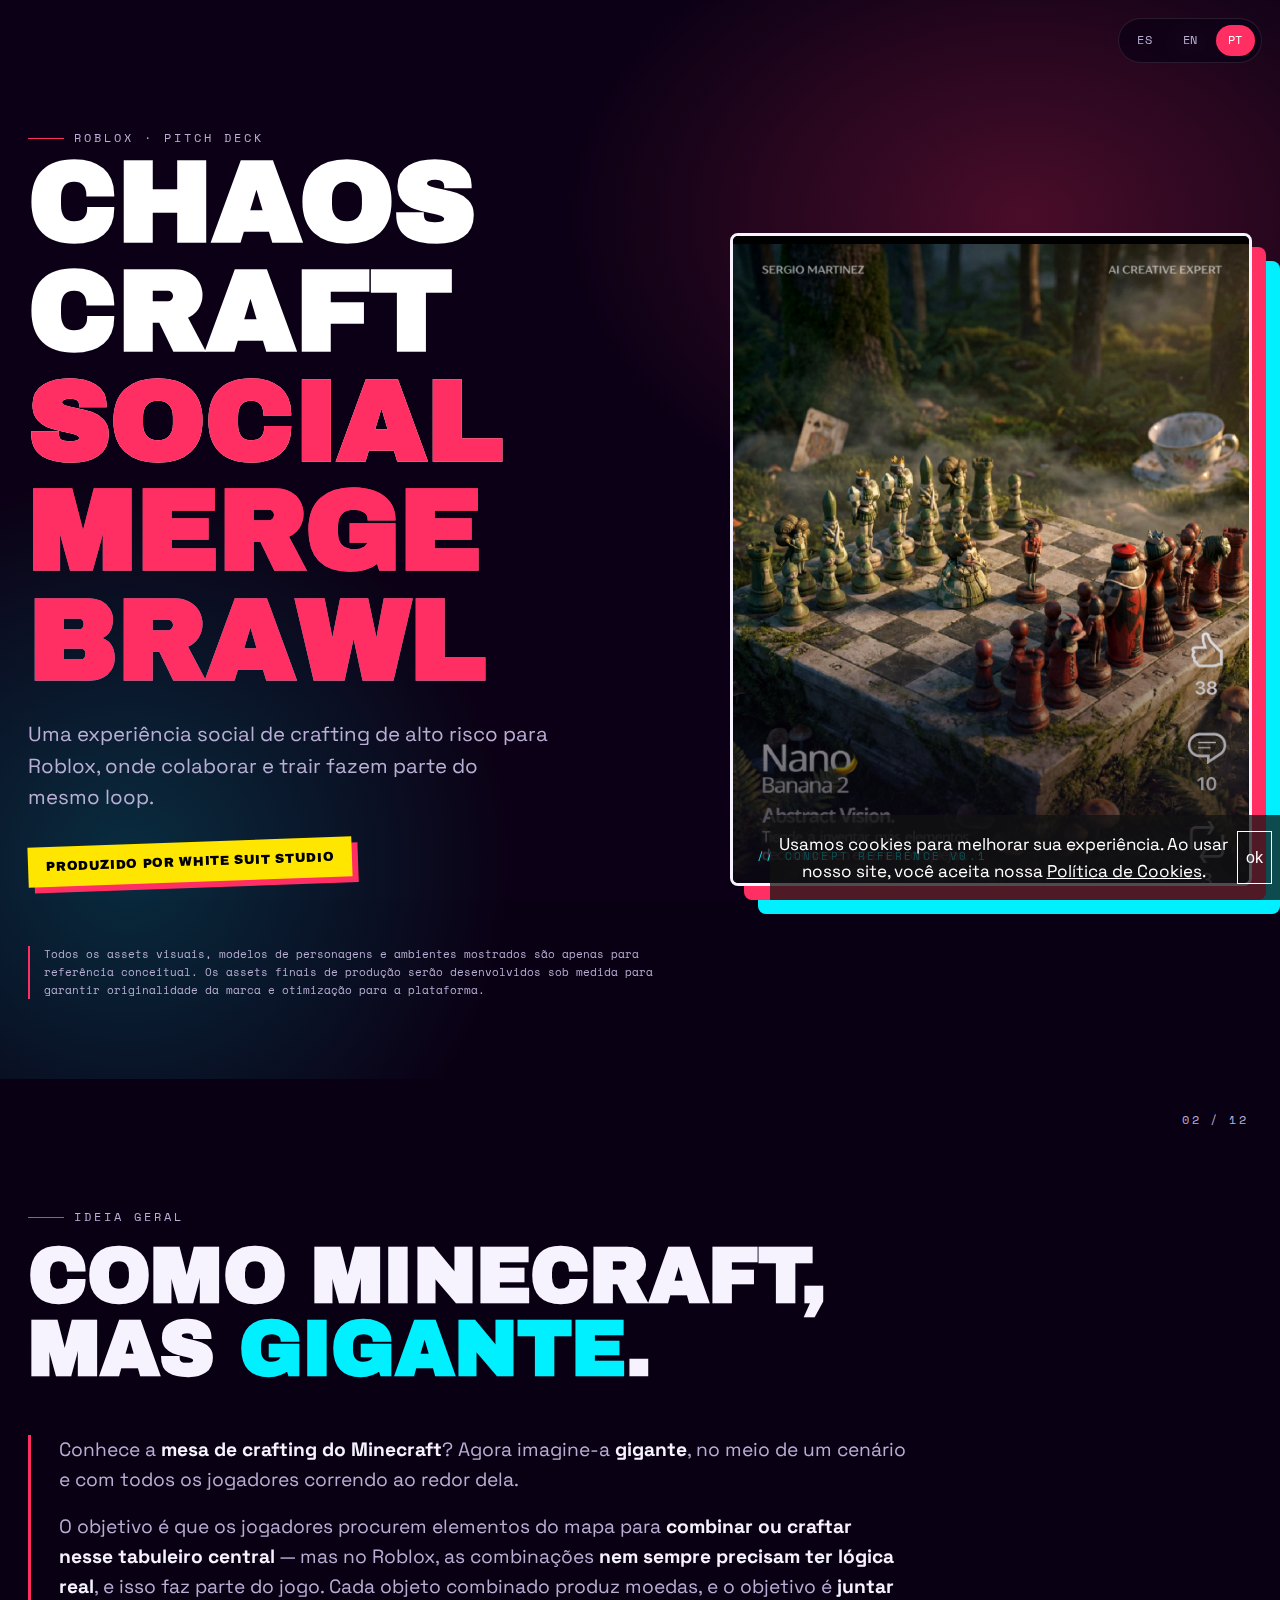
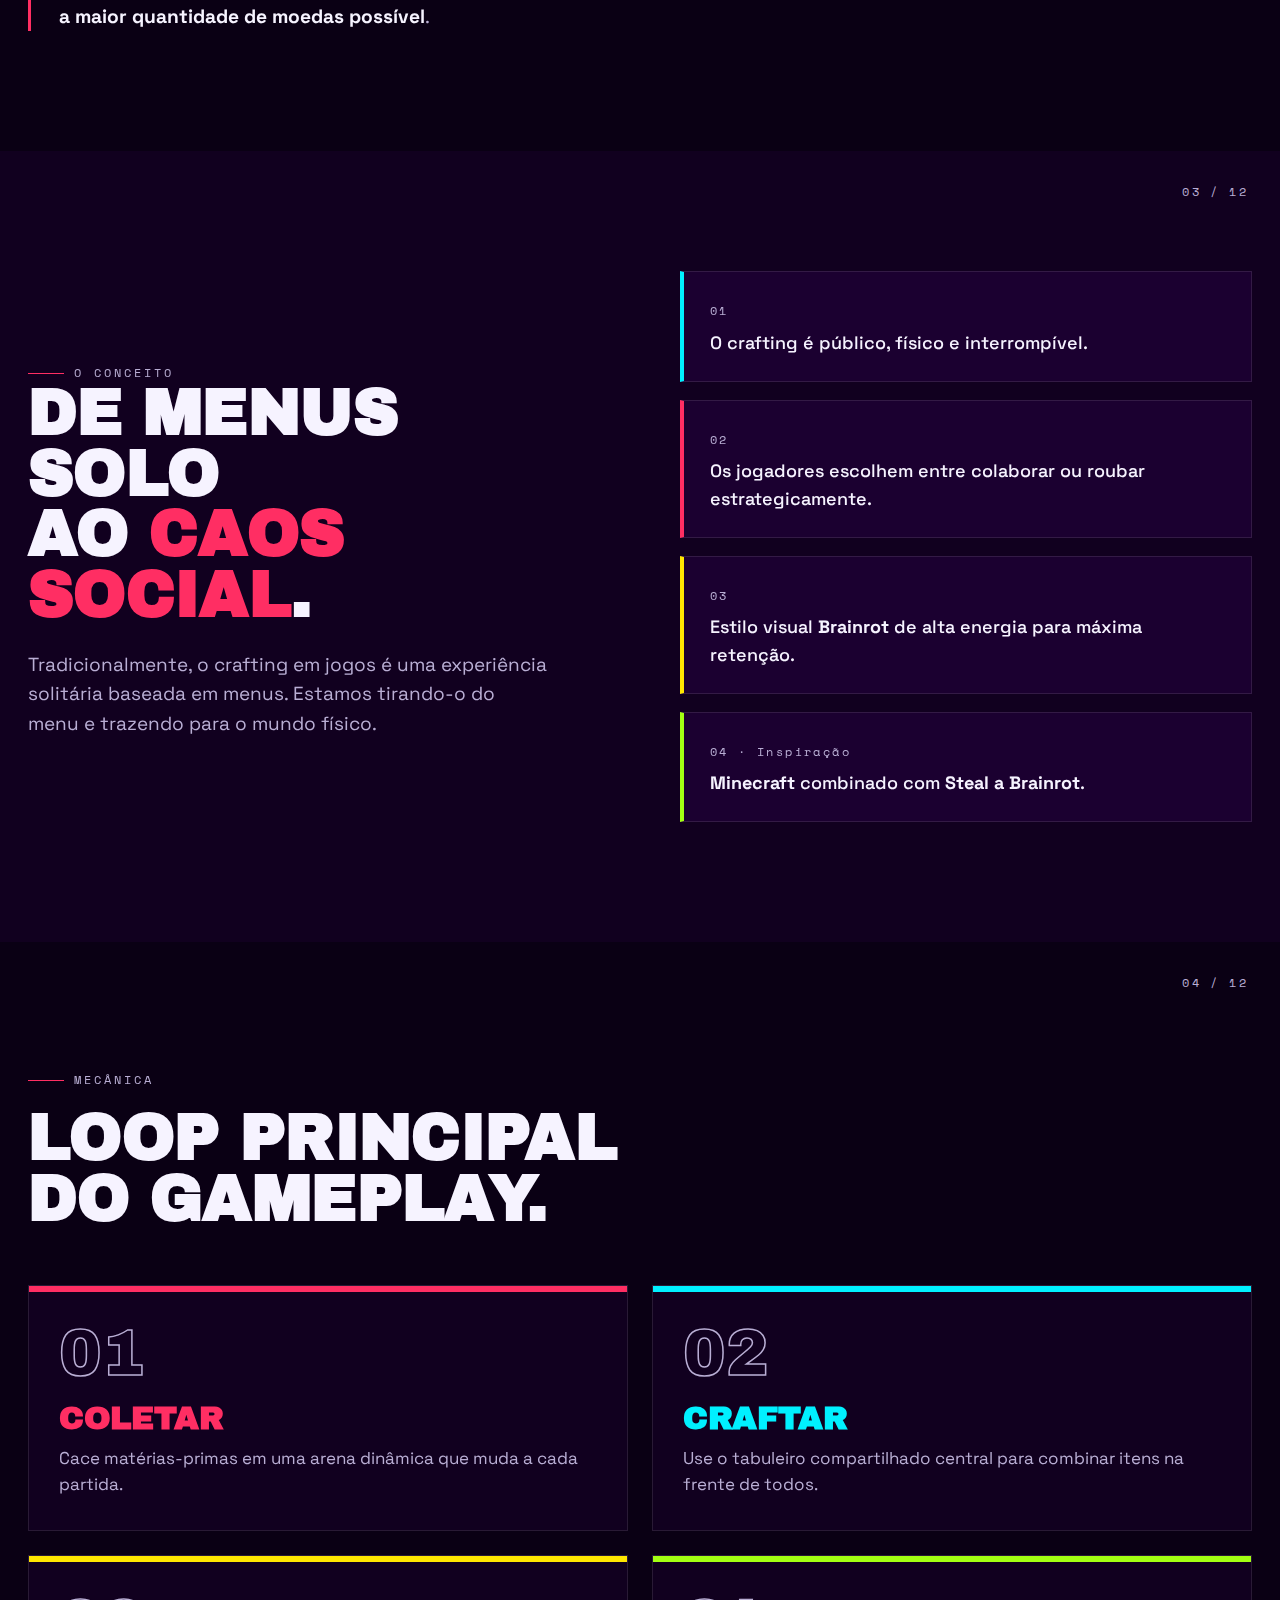
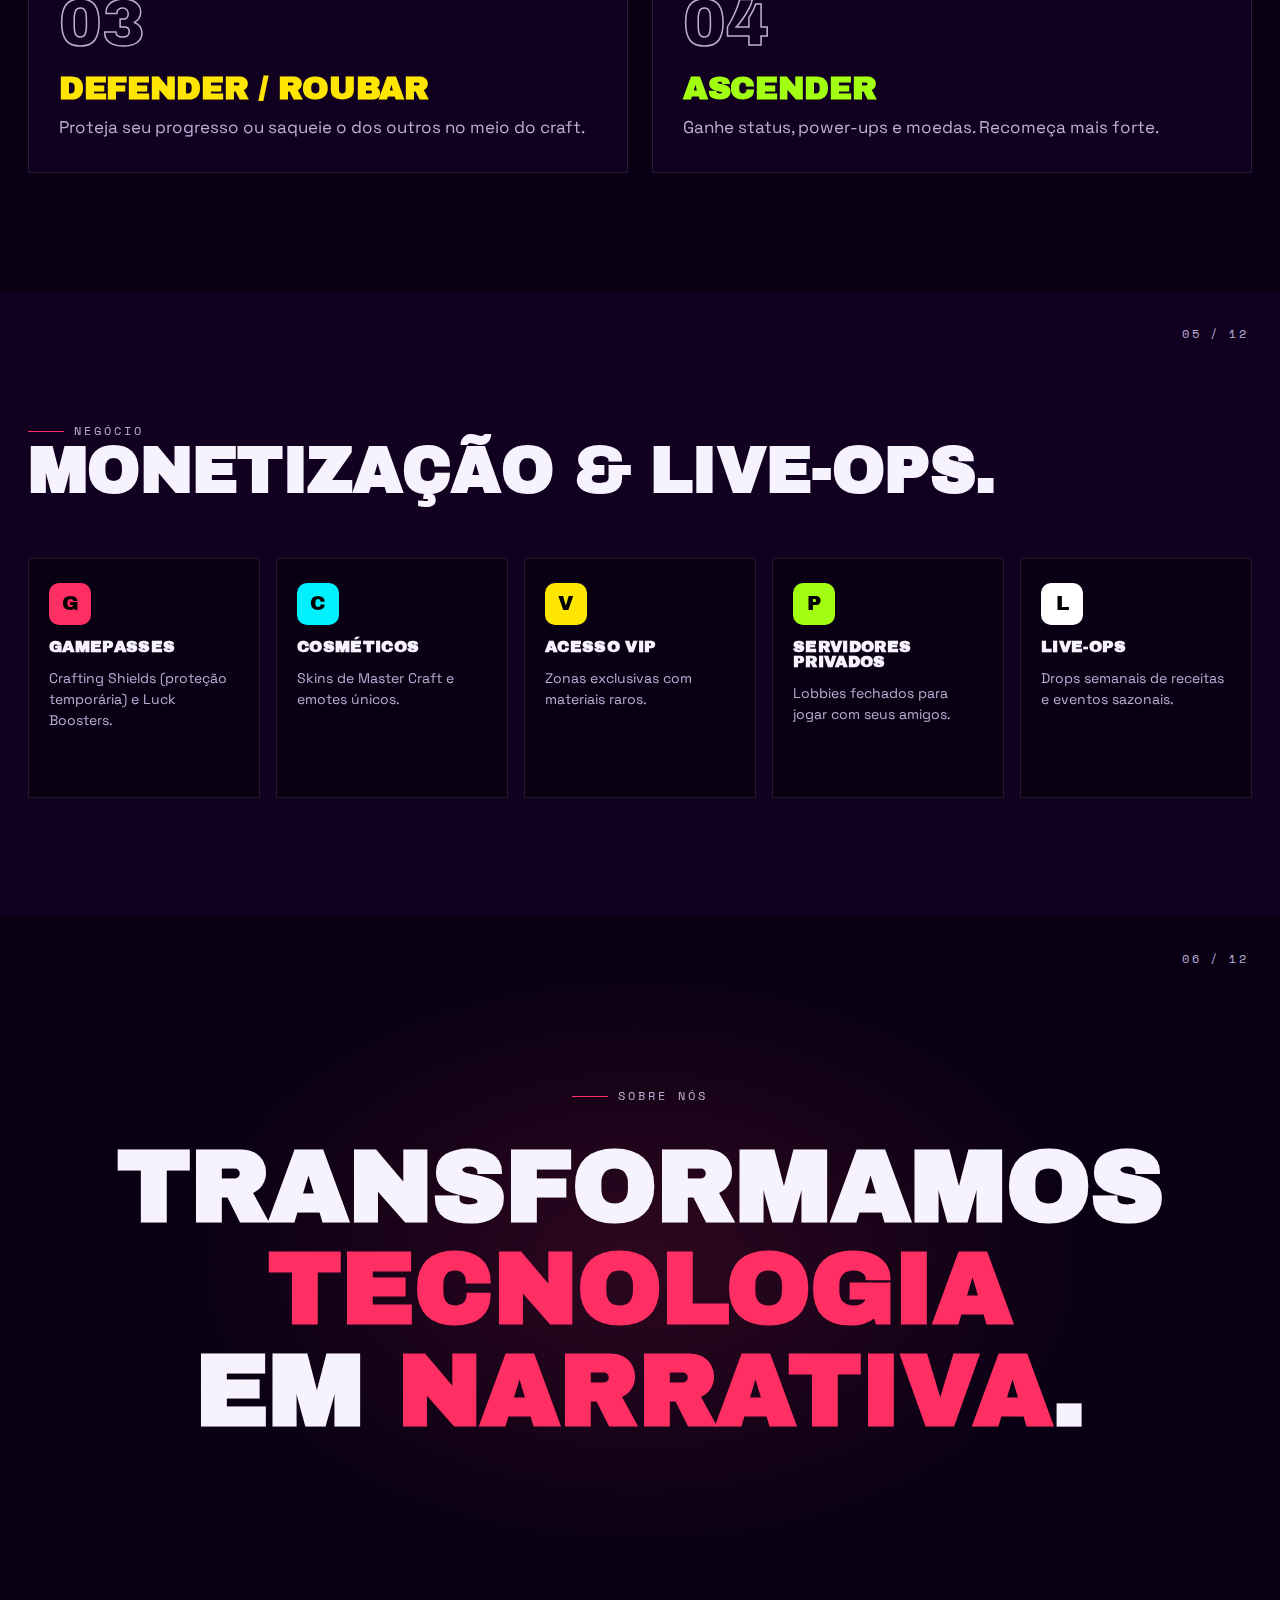
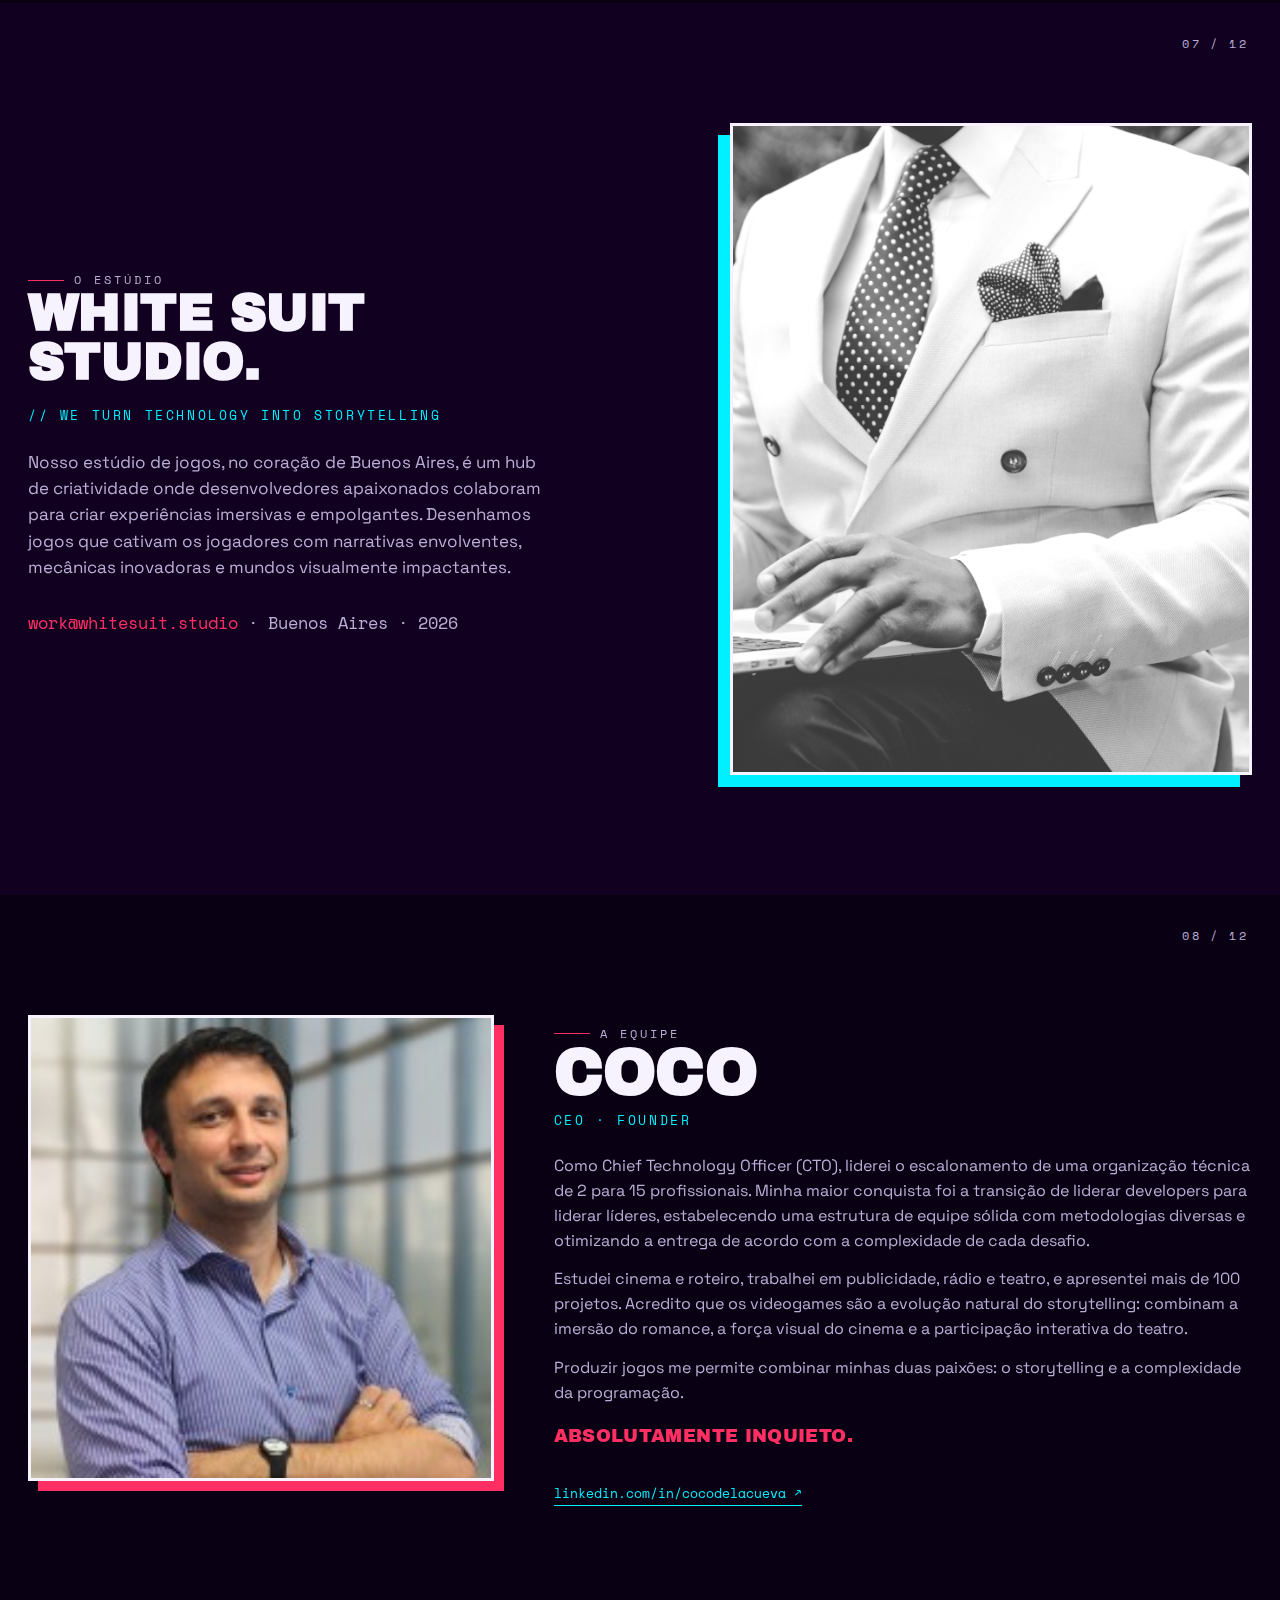
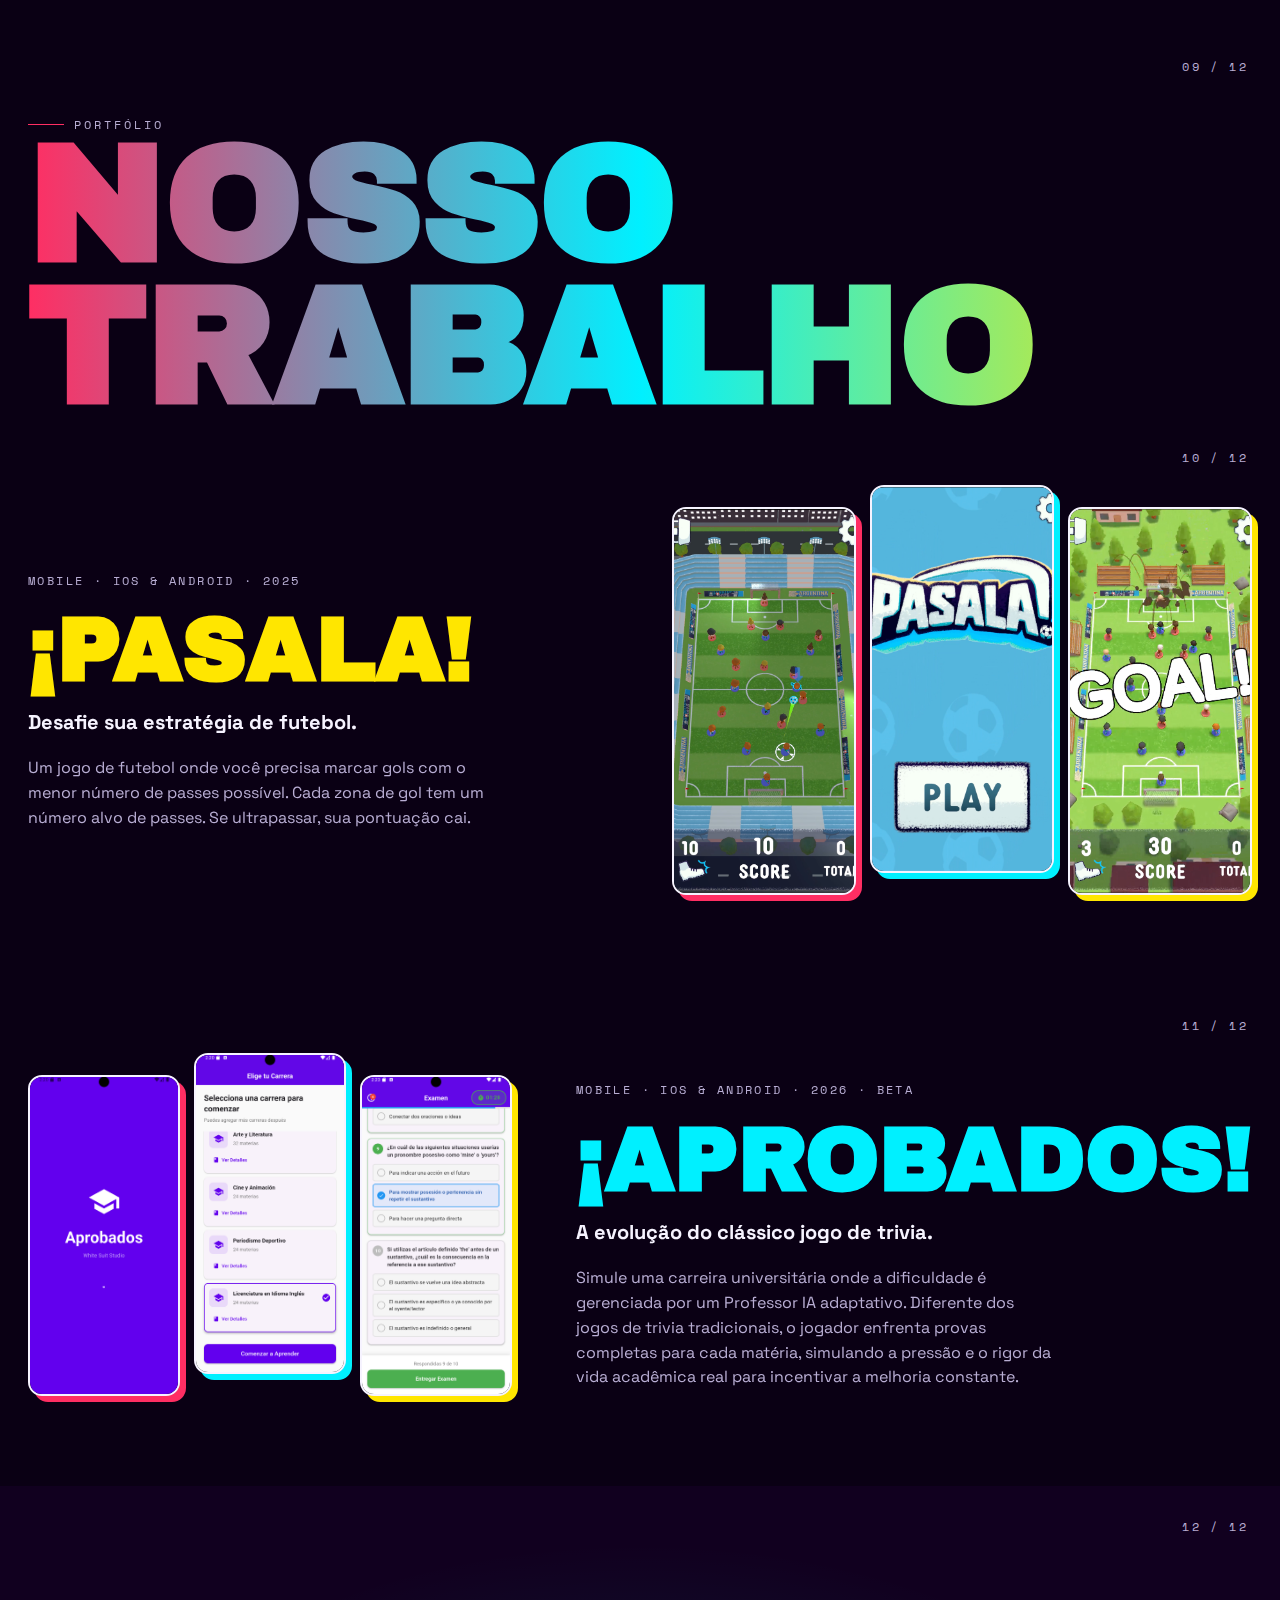
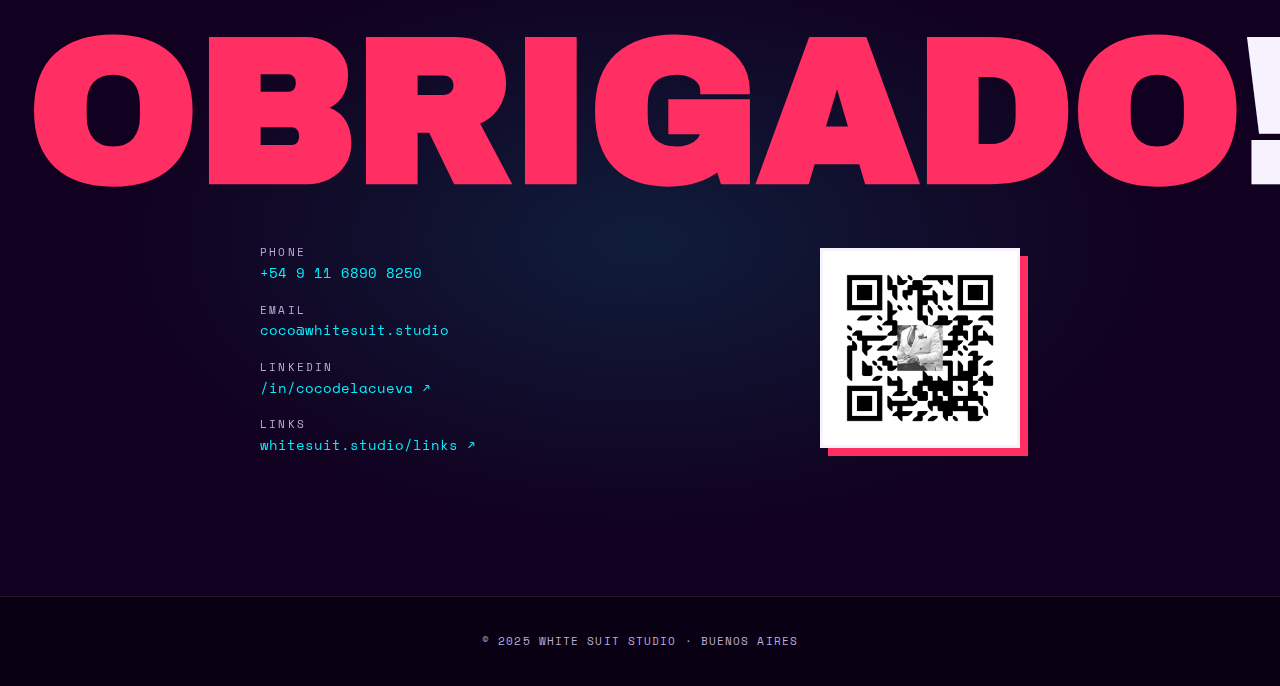
<file: chaos-craft/index-pt.html>
<!DOCTYPE html>
<html lang="pt-BR">
<head>
<meta charset="UTF-8">
<meta name="viewport" content="width=device-width, initial-scale=1.0">
<title>Chaos Craft — Roblox Game by White Suit Studio</title>
<meta name="description" content="Chaos Craft: uma experiência social de crafting de alto risco para Roblox. Produzido por White Suit Studio.">
<link rel="preconnect" href="https://fonts.googleapis.com">
<link rel="preconnect" href="https://fonts.gstatic.com" crossorigin>
<link href="https://fonts.googleapis.com/css2?family=Archivo+Black&family=Space+Grotesk:wght@400;500;700&family=Space+Mono:wght@400;700&display=swap" rel="stylesheet">
<style>
:root{
  --bg:#0A0014;
  --bg-2:#11001F;
  --bg-3:#1B0030;
  --ink:#F6F3FF;
  --ink-soft:#B9AED4;
  --magenta:#FF2E63;
  --cyan:#00F0FF;
  --yellow:#FFE600;
  --lime:#A3FF12;
  --line:rgba(255,255,255,.10);
}
*{box-sizing:border-box;margin:0;padding:0}
html{scroll-behavior:smooth}
body{
  background:var(--bg);
  color:var(--ink);
  font-family:'Space Grotesk',system-ui,-apple-system,sans-serif;
  font-size:17px;
  line-height:1.55;
  overflow-x:hidden;
  -webkit-font-smoothing:antialiased;
}
body::before{
  content:"";position:fixed;inset:0;pointer-events:none;z-index:1;
  background-image:url("data:image/svg+xml;utf8,<svg xmlns='http://www.w3.org/2000/svg' width='140' height='140'><filter id='n'><feTurbulence type='fractalNoise' baseFrequency='0.9' numOctaves='2' stitchTiles='stitch'/><feColorMatrix values='0 0 0 0 1  0 0 0 0 1  0 0 0 0 1  0 0 0 0.06 0'/></filter><rect width='100%25' height='100%25' filter='url(%23n)'/></svg>");
  mix-blend-mode:overlay;opacity:.6;
}
img{max-width:100%;display:block}
a{color:inherit;text-decoration:none}
.container{max-width:1280px;margin:0 auto;padding:0 28px;position:relative;z-index:2}
h1,h2,h3,h4{font-family:'Archivo Black',Impact,sans-serif;line-height:.95;letter-spacing:-.01em;text-transform:uppercase}
.mono{font-family:'Space Mono',ui-monospace,monospace}

/* ==== Lang switcher ==== */
.lang{
  position:fixed;top:18px;right:18px;z-index:50;
  display:flex;gap:6px;background:rgba(10,0,20,.7);
  backdrop-filter:blur(10px);border:1px solid var(--line);
  border-radius:999px;padding:6px;font-family:'Space Mono',monospace;font-size:12px;
}
.lang a{
  padding:6px 12px;border-radius:999px;color:var(--ink-soft);
  letter-spacing:.05em;transition:all .2s;
}
.lang a:hover{color:var(--ink)}
.lang a.active{background:var(--magenta);color:#fff}

/* ==== Section base ==== */
section{position:relative;padding:120px 0;overflow:hidden}
.eyebrow{
  font-family:'Space Mono',monospace;font-size:12px;letter-spacing:.25em;
  text-transform:uppercase;color:var(--ink-soft);
  display:inline-flex;align-items:center;gap:10px;
}
.eyebrow::before{content:"";width:36px;height:1px;background:var(--magenta);display:inline-block}
.section-num{
  position:absolute;top:32px;right:32px;
  font-family:'Space Mono',monospace;font-size:12px;color:var(--ink-soft);
  letter-spacing:.2em;
}

/* ==== HERO ==== */
.hero{min-height:100vh;display:flex;align-items:center;padding:120px 0 80px;position:relative}
.hero::before{
  content:"";position:absolute;inset:0;
  background:
    radial-gradient(60% 50% at 80% 20%,rgba(255,46,99,.25),transparent 60%),
    radial-gradient(50% 60% at 10% 80%,rgba(0,240,255,.18),transparent 60%);
  z-index:0;
}
.hero .container{display:grid;grid-template-columns:1.1fr .9fr;gap:64px;align-items:center}
.hero-title{
  font-size:clamp(58px,9vw,140px);
  background:linear-gradient(180deg,#fff 0%,#fff 60%,var(--magenta) 60%,var(--cyan) 100%);
  -webkit-background-clip:text;background-clip:text;color:transparent;
  margin-bottom:20px;
}
.hero-title .glitch{display:block;color:var(--magenta);-webkit-text-fill-color:var(--magenta)}
.hero-sub{font-size:clamp(18px,1.6vw,22px);color:var(--ink-soft);max-width:520px;margin:24px 0 28px}
.hero-credit{
  display:inline-block;background:var(--yellow);color:#000;
  font-family:'Archivo Black',sans-serif;text-transform:uppercase;
  padding:10px 18px;font-size:13px;letter-spacing:.05em;
  transform:rotate(-2deg);box-shadow:6px 6px 0 var(--magenta);
}
.hero-art{
  position:relative;aspect-ratio:4/5;border-radius:8px;overflow:hidden;
  border:3px solid var(--ink);
  box-shadow:14px 14px 0 var(--magenta), 28px 28px 0 var(--cyan);
  background:#000;
}
.hero-art img{width:100%;height:100%;object-fit:cover;filter:contrast(1.05) saturate(1.1)}
.hero-art::after{
  content:"";position:absolute;inset:0;
  background:linear-gradient(180deg,transparent 50%,rgba(10,0,20,.6) 100%);
}
.hero-tag{
  position:absolute;left:24px;bottom:18px;z-index:2;
  font-family:'Space Mono',monospace;font-size:11px;color:var(--cyan);
  letter-spacing:.2em;text-transform:uppercase;
}
.hero-disclaimer{
  margin-top:64px;font-family:'Space Mono',monospace;font-size:11px;
  color:var(--ink-soft);max-width:920px;line-height:1.6;
  border-left:2px solid var(--magenta);padding-left:14px;
}

/* ==== IDEA GENERAL ==== */
.idea h2{font-size:clamp(44px,6vw,88px);margin-top:14px}
.idea h2 .accent{color:var(--cyan)}
.idea-pitch{
  margin-top:48px;max-width:880px;
  font-size:clamp(19px,1.5vw,24px);line-height:1.55;color:var(--ink-soft);
  border-left:3px solid var(--magenta);padding-left:28px;
}
.idea-pitch p + p{margin-top:18px}
.idea-pitch strong{color:var(--ink);font-weight:700}

/* ==== CONCEPT ==== */
.concept{background:var(--bg-2)}
.concept .container{display:grid;grid-template-columns:1fr 1fr;gap:80px;align-items:center}
.concept h2{font-size:clamp(40px,5vw,76px)}
.concept h2 em{font-style:normal;color:var(--magenta)}
.concept-lead{margin-top:24px;font-size:19px;color:var(--ink-soft);max-width:520px}
.manifesto{display:flex;flex-direction:column;gap:18px}
.manifesto-card{
  background:var(--bg-3);border:1px solid var(--line);
  padding:24px 26px;border-left:4px solid var(--cyan);
  transition:transform .25s ease,border-color .25s ease;
}
.manifesto-card:nth-child(2){border-left-color:var(--magenta)}
.manifesto-card:nth-child(3){border-left-color:var(--yellow)}
.manifesto-card:nth-child(4){border-left-color:var(--lime)}
.manifesto-card:hover{transform:translateX(6px)}
.manifesto-card .num{
  font-family:'Space Mono',monospace;font-size:12px;color:var(--ink-soft);letter-spacing:.2em;
}
.manifesto-card p{margin-top:6px;font-size:18px;font-weight:500}

/* ==== LOOP ==== */
.loop h2{font-size:clamp(40px,5vw,76px);margin-bottom:14px}
.loop .eyebrow{margin-bottom:18px}
.loop-grid{display:grid;grid-template-columns:repeat(2,1fr);gap:24px;margin-top:56px}
.loop-card{
  position:relative;background:var(--bg-2);border:1px solid var(--line);
  padding:36px 30px 32px;overflow:hidden;
  transition:transform .3s ease;
}
.loop-card:hover{transform:translateY(-6px)}
.loop-card::before{
  content:"";position:absolute;left:0;top:0;height:6px;width:100%;
  background:var(--magenta);
}
.loop-card:nth-child(2)::before{background:var(--cyan)}
.loop-card:nth-child(3)::before{background:var(--yellow)}
.loop-card:nth-child(4)::before{background:var(--lime)}
.loop-num{
  font-family:'Archivo Black',sans-serif;font-size:64px;color:transparent;
  -webkit-text-stroke:1.5px var(--ink-soft);
  line-height:1;
}
.loop-card h3{font-size:32px;margin:18px 0 10px;color:var(--magenta)}
.loop-card:nth-child(2) h3{color:var(--cyan)}
.loop-card:nth-child(3) h3{color:var(--yellow)}
.loop-card:nth-child(4) h3{color:var(--lime)}
.loop-card p{color:var(--ink-soft);font-size:17px}

/* ==== MONETIZATION ==== */
.money{background:var(--bg-2)}
.money h2{font-size:clamp(40px,5vw,76px);margin-bottom:14px}
.money-grid{display:grid;grid-template-columns:repeat(5,1fr);gap:16px;margin-top:56px}
.money-card{
  background:var(--bg);border:1px solid var(--line);padding:24px 20px;
  display:flex;flex-direction:column;gap:14px;min-height:240px;
  transition:all .25s ease;
}
.money-card:hover{border-color:var(--magenta);transform:translateY(-4px)}
.money-icon{
  width:42px;height:42px;border-radius:10px;display:grid;place-items:center;
  background:var(--magenta);color:#000;font-family:'Archivo Black',sans-serif;font-size:20px;
}
.money-card:nth-child(2) .money-icon{background:var(--cyan)}
.money-card:nth-child(3) .money-icon{background:var(--yellow)}
.money-card:nth-child(4) .money-icon{background:var(--lime)}
.money-card:nth-child(5) .money-icon{background:#fff}
.money-card h4{font-family:'Archivo Black',sans-serif;font-size:16px;text-transform:uppercase;letter-spacing:.02em}
.money-card p{font-size:14px;color:var(--ink-soft);line-height:1.5}

/* ==== ABOUT QUOTE ==== */
.quote{padding:160px 0;text-align:center;position:relative}
.quote::before{
  content:"";position:absolute;inset:0;
  background:radial-gradient(50% 60% at 50% 50%,rgba(255,46,99,.15),transparent 70%);
}
.quote .eyebrow{justify-content:center;display:inline-flex;margin-bottom:30px}
.quote h2{font-size:clamp(46px,8vw,120px);max-width:1100px;margin:0 auto;line-height:1}
.quote h2 span{color:var(--magenta)}

/* ==== STUDIO ==== */
.studio{background:var(--bg-2)}
.studio .container{display:grid;grid-template-columns:1.1fr .9fr;gap:64px;align-items:center}
.studio h2{font-size:clamp(36px,4vw,60px);margin-bottom:18px}
.studio .tag{color:var(--cyan);font-family:'Space Mono',monospace;font-size:13px;letter-spacing:.2em;text-transform:uppercase;margin-bottom:24px}
.studio p{color:var(--ink-soft);font-size:17px;max-width:520px}
.studio-meta{margin-top:30px;font-family:'Space Mono',monospace;font-size:13px;color:var(--ink)}
.studio-meta a{color:var(--magenta)}
.studio-art{
  aspect-ratio:4/5;overflow:hidden;border:3px solid var(--ink);
  box-shadow:-12px 12px 0 var(--cyan);background:#fff;
}
.studio-art img{width:100%;height:100%;object-fit:cover;filter:grayscale(.1) contrast(1.05)}

/* ==== FOUNDER ==== */
.founder .container{display:grid;grid-template-columns:.4fr .6fr;gap:60px;align-items:start}
.founder-photo{
  aspect-ratio:1/1;overflow:hidden;border:3px solid var(--ink);
  box-shadow:10px 10px 0 var(--magenta);
}
.founder-photo img{width:100%;height:100%;object-fit:cover}
.founder-name{font-size:clamp(40px,5vw,72px);margin-bottom:6px}
.founder-role{font-family:'Space Mono',monospace;color:var(--cyan);letter-spacing:.2em;text-transform:uppercase;margin-bottom:24px;font-size:13px}
.founder-bio p{color:var(--ink-soft);margin-bottom:14px;font-size:16px}
.founder-bio p.kicker{
  color:var(--magenta);font-family:'Archivo Black',sans-serif;
  text-transform:uppercase;font-size:18px;letter-spacing:.02em;margin-top:18px;
}
.founder-link{
  display:inline-block;margin-top:18px;font-family:'Space Mono',monospace;
  font-size:13px;color:var(--cyan);border-bottom:1px solid var(--cyan);
  padding-bottom:2px;
}

/* ==== WORK HEADER ==== */
.work-header{padding:80px 0 0}
.work-header h2{
  font-size:clamp(64px,13vw,210px);line-height:.85;
  background:linear-gradient(90deg,var(--magenta),var(--cyan),var(--yellow));
  -webkit-background-clip:text;background-clip:text;color:transparent;
  -webkit-text-fill-color:transparent;
  word-break:break-word;
}

/* ==== GAME ==== */
.game{padding:90px 0}
.game .container{display:grid;grid-template-columns:1fr 1fr;gap:64px;align-items:center}
.game.alt .container{direction:rtl}
.game.alt .container > *{direction:ltr}
.game .meta{font-family:'Space Mono',monospace;font-size:12px;letter-spacing:.2em;text-transform:uppercase;color:var(--ink-soft);margin-bottom:18px}
.game h3{font-size:clamp(46px,7vw,96px);color:var(--yellow);margin-bottom:14px}
.game .alt-color{color:var(--cyan)}
.game .tag{font-size:20px;font-weight:700;color:var(--ink);margin-bottom:18px}
.game p.body{color:var(--ink-soft);font-size:16px;max-width:480px}
.shots{display:grid;grid-template-columns:repeat(3,1fr);gap:14px;align-items:end}
.shots img{
  border:2px solid var(--ink);box-shadow:6px 6px 0 var(--magenta);
  border-radius:14px;background:#000;aspect-ratio:9/19;object-fit:cover;
}
.shots img:nth-child(2){box-shadow:6px 6px 0 var(--cyan);transform:translateY(-22px)}
.shots img:nth-child(3){box-shadow:6px 6px 0 var(--yellow)}

/* ==== THANKS ==== */
.thanks{padding:140px 0;background:var(--bg-2);text-align:center;position:relative}
.thanks::before{
  content:"";position:absolute;inset:0;
  background:radial-gradient(60% 60% at 50% 50%,rgba(0,240,255,.12),transparent 70%);
}
.thanks h2{font-size:clamp(80px,16vw,220px);line-height:.85;margin-bottom:40px}
.thanks h2 span{color:var(--magenta)}
.thanks-grid{display:grid;grid-template-columns:1fr 200px;gap:60px;max-width:760px;margin:0 auto;align-items:center;text-align:left}
.thanks-info{display:flex;flex-direction:column;gap:14px;font-family:'Space Mono',monospace;font-size:14px}
.thanks-info a{color:var(--cyan);border-bottom:1px solid transparent;padding-bottom:2px;transition:.2s}
.thanks-info a:hover{border-color:var(--cyan)}
.thanks-info .label{color:var(--ink-soft);font-size:11px;letter-spacing:.2em;text-transform:uppercase}
.qr{background:#fff;padding:14px;border:3px solid var(--ink);box-shadow:8px 8px 0 var(--magenta)}
.qr img{width:100%;height:auto;display:block}

/* ==== FOOTER ==== */
footer{padding:36px 0;border-top:1px solid var(--line);text-align:center;font-family:'Space Mono',monospace;font-size:11px;color:var(--ink-soft);letter-spacing:.1em;text-transform:uppercase}

/* ==== Responsive ==== */
@media (max-width:1080px){
  .money-grid{grid-template-columns:repeat(2,1fr)}
}
@media (max-width:880px){
  section{padding:90px 0}
  .container{padding:0 22px}
  .hero{padding:120px 0 60px}
  .hero .container,.concept .container,.studio .container,.founder .container,.game .container,.game.alt .container{grid-template-columns:1fr;gap:40px;direction:ltr}
  .loop-grid{grid-template-columns:1fr}
  .money-grid{grid-template-columns:1fr}
  .thanks-grid{grid-template-columns:1fr;text-align:center;justify-items:center}
  .thanks-info{align-items:center}
  .qr{max-width:200px}
  .hero-art{box-shadow:8px 8px 0 var(--magenta), 16px 16px 0 var(--cyan)}
  .section-num{top:18px;right:22px}
  .lang{top:14px;right:14px}
  .work-header h2{font-size:clamp(48px,11vw,90px);letter-spacing:-.02em}
  .thanks h2{font-size:clamp(64px,14vw,120px);letter-spacing:-.02em}
  .idea-row{grid-template-columns:1fr;gap:8px;padding:28px 0}
  .idea-row .num{font-size:54px}
}

.cookies-policy-message {
    position: fixed;
    z-index: 11;
    bottom: 0;
    right: 0;
    width: 100%;
    max-width: 510px;
    padding: 1rem .5rem;
    background-color: #111111bd;
    color: #fff;
    text-align: center;
    display: flex;
 }

 .cookies-policy-message p {
    margin-right: .5rem;
 }

 .cookies-policy-message a {
    text-decoration: underline;
    color: #fff;
 }

 .cookies-policy-message button {
        background-color: transparent;
        color: #fff;
        border: 1px solid white;
        padding: .5rem;
        font-size: 1rem;
        line-height: 1.2rem;
        font-weight: 300;
        cursor: pointer;
 }

</style>
</head>
<body>

<nav class="lang" aria-label="Idiomas">
  <a href="index.html">ES</a>
  <a href="index-en.html">EN</a>
  <a href="index-pt.html" class="active">PT</a>
</nav>

<!-- ============ HERO ============ -->
<section class="hero" id="top">
  <span class="section-num">01 / 12</span>
  <div class="container">
    <div>
      <span class="eyebrow">Roblox · Pitch Deck</span>
      <h1 class="hero-title">
        Chaos<br>Craft
        <span class="glitch">Social Merge Brawl</span>
      </h1>
      <p class="hero-sub">Uma experiência social de crafting de alto risco para Roblox, onde colaborar e trair fazem parte do mesmo loop.</p>
      <span class="hero-credit">Produzido por White Suit Studio</span>
      <p class="hero-disclaimer">
        Todos os assets visuais, modelos de personagens e ambientes mostrados são apenas para referência conceitual. Os assets finais de produção serão desenvolvidos sob medida para garantir originalidade da marca e otimização para a plataforma.
      </p>
    </div>
    <div class="hero-art">
      <img src="assets/image3.png" alt="Conceito visual de Chaos Craft">
      <span class="hero-tag">// Concept reference v0.1</span>
    </div>
  </div>
</section>

<!-- ============ IDEA GENERAL ============ -->
<section class="idea">
  <span class="section-num">02 / 12</span>
  <div class="container">
    <span class="eyebrow">Ideia geral</span>
    <h2>Como Minecraft,<br>mas <span class="accent">gigante</span>.</h2>
    <div class="idea-pitch">
      <p>Conhece a <strong>mesa de crafting do Minecraft</strong>? Agora imagine-a <strong>gigante</strong>, no meio de um cenário e com todos os jogadores correndo ao redor dela.</p>
      <p>O objetivo é que os jogadores procurem elementos do mapa para <strong>combinar ou craftar nesse tabuleiro central</strong> — mas no Roblox, as combinações <strong>nem sempre precisam ter lógica real</strong>, e isso faz parte do jogo. Cada objeto combinado produz moedas, e o objetivo é <strong>juntar a maior quantidade de moedas possível</strong>.</p>
    </div>
  </div>
</section>

<!-- ============ CONCEPT ============ -->
<section class="concept">
  <span class="section-num">03 / 12</span>
  <div class="container">
    <div>
      <span class="eyebrow">O conceito</span>
      <h2>De menus solo<br>ao <em>caos social</em>.</h2>
      <p class="concept-lead">Tradicionalmente, o crafting em jogos é uma experiência solitária baseada em menus. Estamos tirando-o do menu e trazendo para o mundo físico.</p>
    </div>
    <div class="manifesto">
      <div class="manifesto-card">
        <span class="num">01</span>
        <p>O crafting é público, físico e interrompível.</p>
      </div>
      <div class="manifesto-card">
        <span class="num">02</span>
        <p>Os jogadores escolhem entre colaborar ou roubar estrategicamente.</p>
      </div>
      <div class="manifesto-card">
        <span class="num">03</span>
        <p>Estilo visual <strong>Brainrot</strong> de alta energia para máxima retenção.</p>
      </div>
      <div class="manifesto-card">
        <span class="num">04 · Inspiração</span>
        <p><strong>Minecraft</strong> combinado com <strong>Steal a Brainrot</strong>.</p>
      </div>
    </div>
  </div>
</section>

<!-- ============ CORE LOOP ============ -->
<section class="loop">
  <span class="section-num">04 / 12</span>
  <div class="container">
    <span class="eyebrow">Mecânica</span>
    <h2>Loop principal<br>do gameplay.</h2>
    <div class="loop-grid">
      <div class="loop-card">
        <span class="loop-num">01</span>
        <h3>Coletar</h3>
        <p>Cace matérias-primas em uma arena dinâmica que muda a cada partida.</p>
      </div>
      <div class="loop-card">
        <span class="loop-num">02</span>
        <h3>Craftar</h3>
        <p>Use o tabuleiro compartilhado central para combinar itens na frente de todos.</p>
      </div>
      <div class="loop-card">
        <span class="loop-num">03</span>
        <h3>Defender / Roubar</h3>
        <p>Proteja seu progresso ou saqueie o dos outros no meio do craft.</p>
      </div>
      <div class="loop-card">
        <span class="loop-num">04</span>
        <h3>Ascender</h3>
        <p>Ganhe status, power-ups e moedas. Recomeça mais forte.</p>
      </div>
    </div>
  </div>
</section>

<!-- ============ MONETIZATION ============ -->
<section class="money">
  <span class="section-num">05 / 12</span>
  <div class="container">
    <span class="eyebrow">Negócio</span>
    <h2>Monetização &amp; Live-Ops.</h2>
    <div class="money-grid">
      <div class="money-card">
        <div class="money-icon">G</div>
        <h4>Gamepasses</h4>
        <p>Crafting Shields (proteção temporária) e Luck Boosters.</p>
      </div>
      <div class="money-card">
        <div class="money-icon">C</div>
        <h4>Cosméticos</h4>
        <p>Skins de Master Craft e emotes únicos.</p>
      </div>
      <div class="money-card">
        <div class="money-icon">V</div>
        <h4>Acesso VIP</h4>
        <p>Zonas exclusivas com materiais raros.</p>
      </div>
      <div class="money-card">
        <div class="money-icon">P</div>
        <h4>Servidores privados</h4>
        <p>Lobbies fechados para jogar com seus amigos.</p>
      </div>
      <div class="money-card">
        <div class="money-icon">L</div>
        <h4>Live-Ops</h4>
        <p>Drops semanais de receitas e eventos sazonais.</p>
      </div>
    </div>
  </div>
</section>

<!-- ============ ABOUT US ============ -->
<section class="quote">
  <span class="section-num">06 / 12</span>
  <div class="container">
    <span class="eyebrow">Sobre nós</span>
    <h2>Transformamos <span>tecnologia</span><br>em <span>narrativa</span>.</h2>
  </div>
</section>

<!-- ============ STUDIO ============ -->
<section class="studio">
  <span class="section-num">07 / 12</span>
  <div class="container">
    <div>
      <span class="eyebrow">O estúdio</span>
      <h2>White Suit<br>Studio.</h2>
      <p class="tag">// We turn technology into storytelling</p>
      <p>Nosso estúdio de jogos, no coração de Buenos Aires, é um hub de criatividade onde desenvolvedores apaixonados colaboram para criar experiências imersivas e empolgantes. Desenhamos jogos que cativam os jogadores com narrativas envolventes, mecânicas inovadoras e mundos visualmente impactantes.</p>
      <p class="studio-meta"><a href="mailto:work@whitesuit.studio">work@whitesuit.studio</a> · Buenos Aires · 2026</p>
    </div>
    <div class="studio-art">
      <img src="assets/image2.jpeg" alt="White Suit Studio">
    </div>
  </div>
</section>

<!-- ============ FOUNDER ============ -->
<section class="founder">
  <span class="section-num">08 / 12</span>
  <div class="container">
    <div class="founder-photo">
      <img src="assets/image9.jpeg" alt="Coco — CEO">
    </div>
    <div>
      <span class="eyebrow">A equipe</span>
      <h3 class="founder-name">coco</h3>
      <div class="founder-role">CEO · Founder</div>
      <div class="founder-bio">
        <p>Como Chief Technology Officer (CTO), liderei o escalonamento de uma organização técnica de 2 para 15 profissionais. Minha maior conquista foi a transição de liderar developers para liderar líderes, estabelecendo uma estrutura de equipe sólida com metodologias diversas e otimizando a entrega de acordo com a complexidade de cada desafio.</p>
        <p>Estudei cinema e roteiro, trabalhei em publicidade, rádio e teatro, e apresentei mais de 100 projetos. Acredito que os videogames são a evolução natural do storytelling: combinam a imersão do romance, a força visual do cinema e a participação interativa do teatro.</p>
        <p>Produzir jogos me permite combinar minhas duas paixões: o storytelling e a complexidade da programação.</p>
        <p class="kicker">Absolutamente inquieto.</p>
        <a class="founder-link" href="https://www.linkedin.com/in/cocodelacueva/" target="_blank" rel="noopener">linkedin.com/in/cocodelacueva ↗</a>
      </div>
    </div>
  </div>
</section>

<!-- ============ WORK HEADER ============ -->
<section class="work-header">
  <span class="section-num">09 / 12</span>
  <div class="container">
    <span class="eyebrow">Portfólio</span>
    <h2>Nosso<br>Trabalho</h2>
  </div>
</section>

<!-- ============ PASALA ============ -->
<section class="game">
  <span class="section-num">10 / 12</span>
  <div class="container">
    <div>
      <p class="meta">Mobile · iOS &amp; Android · 2025</p>
      <h3>¡Pasala!</h3>
      <p class="tag">Desafie sua estratégia de futebol.</p>
      <p class="body">Um jogo de futebol onde você precisa marcar gols com o menor número de passes possível. Cada zona de gol tem um número alvo de passes. Se ultrapassar, sua pontuação cai.</p>
    </div>
    <div class="shots">
      <img src="assets/image11.png" alt="Pasala gameplay">
      <img src="assets/image12.png" alt="Pasala menu">
      <img src="assets/image13.png" alt="Pasala goal screen">
    </div>
  </div>
</section>

<!-- ============ APROBADOS ============ -->
<section class="game alt">
  <span class="section-num">11 / 12</span>
  <div class="container">
    <div>
      <p class="meta">Mobile · iOS &amp; Android · 2026 · Beta</p>
      <h3 class="alt-color">¡Aprobados!</h3>
      <p class="tag">A evolução do clássico jogo de trivia.</p>
      <p class="body">Simule uma carreira universitária onde a dificuldade é gerenciada por um Professor IA adaptativo. Diferente dos jogos de trivia tradicionais, o jogador enfrenta provas completas para cada matéria, simulando a pressão e o rigor da vida acadêmica real para incentivar a melhoria constante.</p>
    </div>
    <div class="shots">
      <img src="assets/image14.png" alt="Aprobados splash">
      <img src="assets/image15.png" alt="Aprobados career select">
      <img src="assets/image16.png" alt="Aprobados exam">
    </div>
  </div>
</section>

<!-- ============ THANKS ============ -->
<section class="thanks" id="contato">
  <span class="section-num">12 / 12</span>
  <div class="container">
    <h2><span>Obrigado</span>!</h2>
    <div class="thanks-grid">
      <div class="thanks-info">
        <div><span class="label">Phone</span><br><a href="tel:+5491168908250">+54 9 11 6890 8250</a></div>
        <div><span class="label">Email</span><br><a href="mailto:coco@whitesuit.studio">coco@whitesuit.studio</a></div>
        <div><span class="label">LinkedIn</span><br><a href="https://www.linkedin.com/in/cocodelacueva/" target="_blank" rel="noopener">/in/cocodelacueva ↗</a></div>
        <div><span class="label">Links</span><br><a href="https://whitesuit.studio/links.html" target="_blank" rel="noopener">whitesuit.studio/links ↗</a></div>
      </div>
      <div class="qr">
        <img src="assets/image17.png" alt="QR White Suit Studio">
      </div>
    </div>
  </div>
</section>

<footer>© 2025 White Suit Studio · Buenos Aires</footer>

<!-- Google Analytics -->
<script async src="https://www.googletagmanager.com/gtag/js?id=G-Q6HSPWKRKY"></script>
<script>
    window.dataLayer = window.dataLayer || [];
    function gtag(){dataLayer.push(arguments);}
    gtag('js', new Date());
    gtag('config', 'G-Q6HSPWKRKY');
</script>
<script>
  const cookiesPolicy = () => {

    // verifico localStorage para ver si acepto cookies
    if (localStorage.getItem('cookiesAccepted')) {
        return;
    }

    // Si no, muestro el mensaje de cookies
    const cookiesMessage = document.createElement('div');   
    cookiesMessage.className = 'cookies-policy-message';
    cookiesMessage.innerHTML = `
        <p>Usamos cookies para melhorar sua experiência. Ao usar nosso site, você aceita nossa <a href="cookies-policy.html" target="_blank">Política de Cookies</a>.</p>
        <button class="accept-cookies">ok</button>
    `;
    document.body.appendChild(cookiesMessage);
    // Agrego evento al botón de aceptar cookies
    const acceptButton = cookiesMessage.querySelector('.accept-cookies');
    if (acceptButton) {
        acceptButton.addEventListener('click', function () {
            localStorage.setItem('cookiesAccepted', 'true');
            cookiesMessage.remove();
        });
    }

}

document.addEventListener('DOMContentLoaded', function () {
    cookiesPolicy()
});
</script>
</body>
</html>
</file>
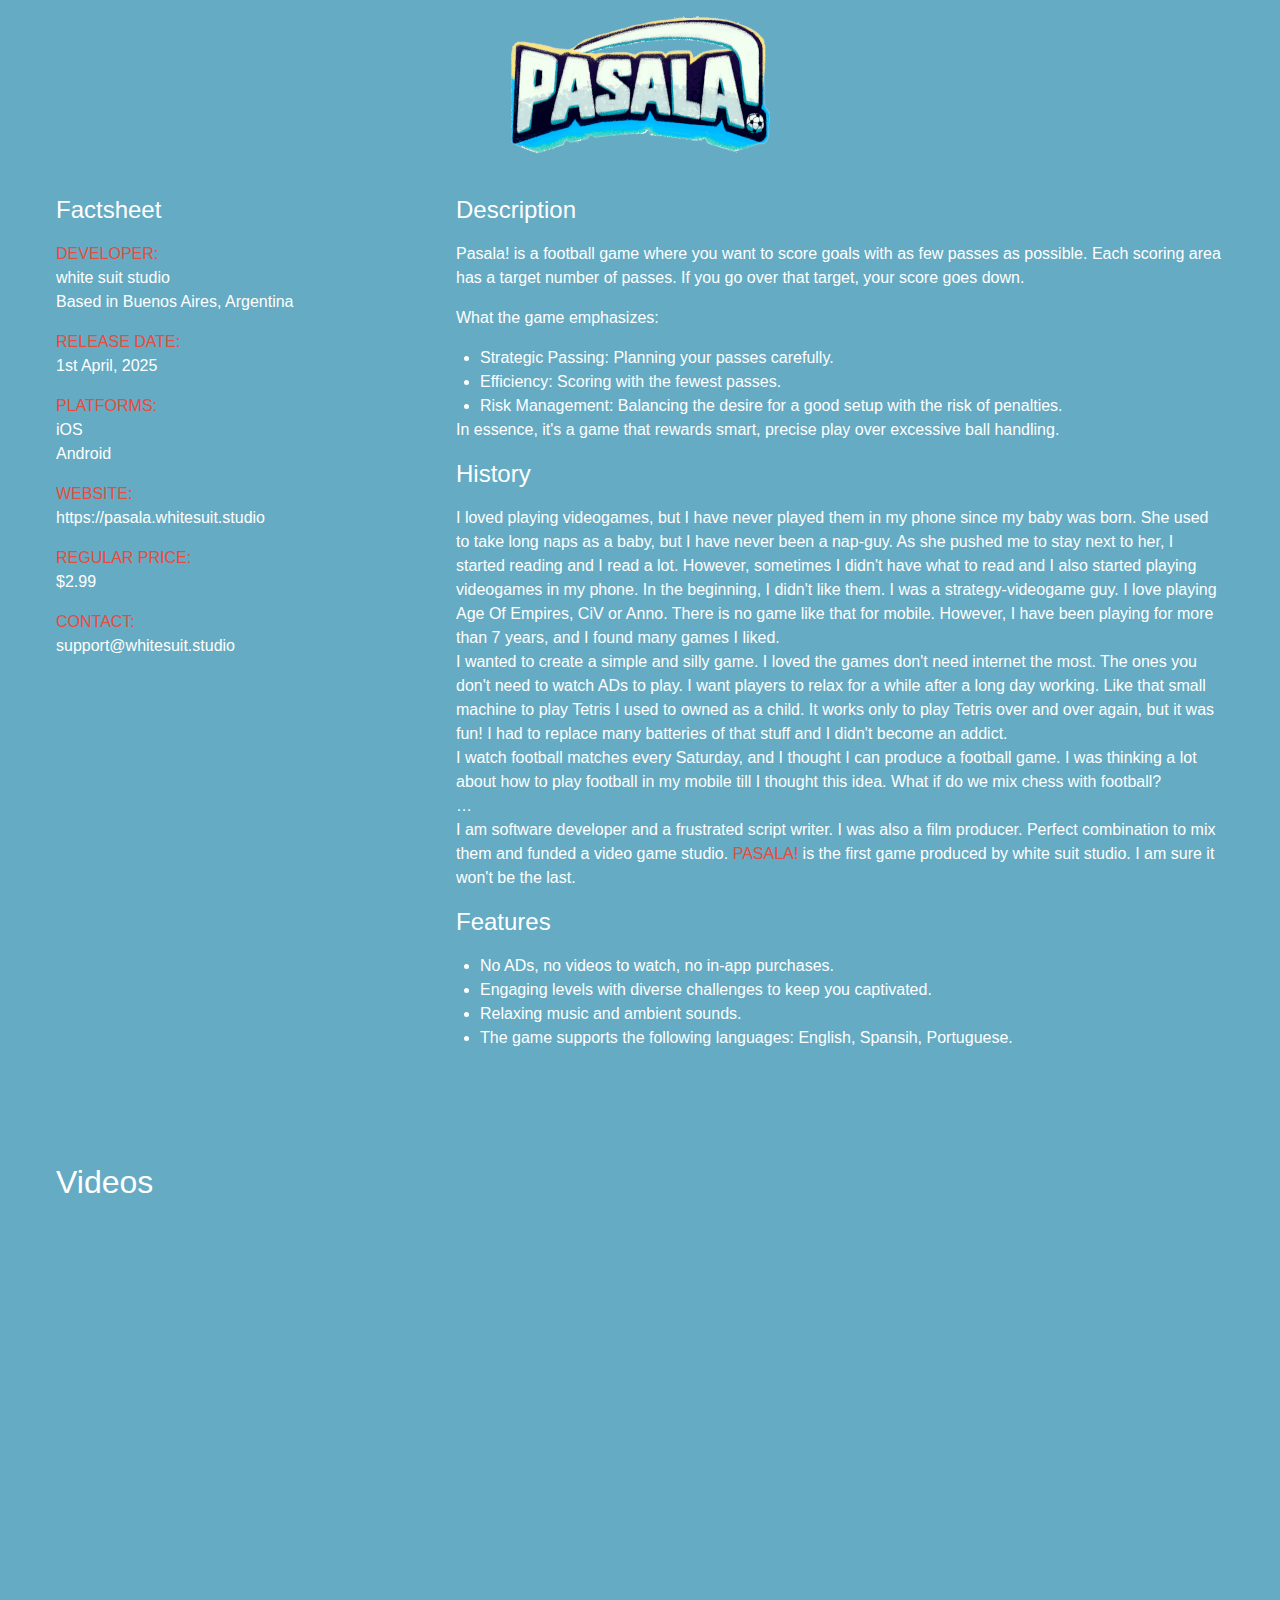
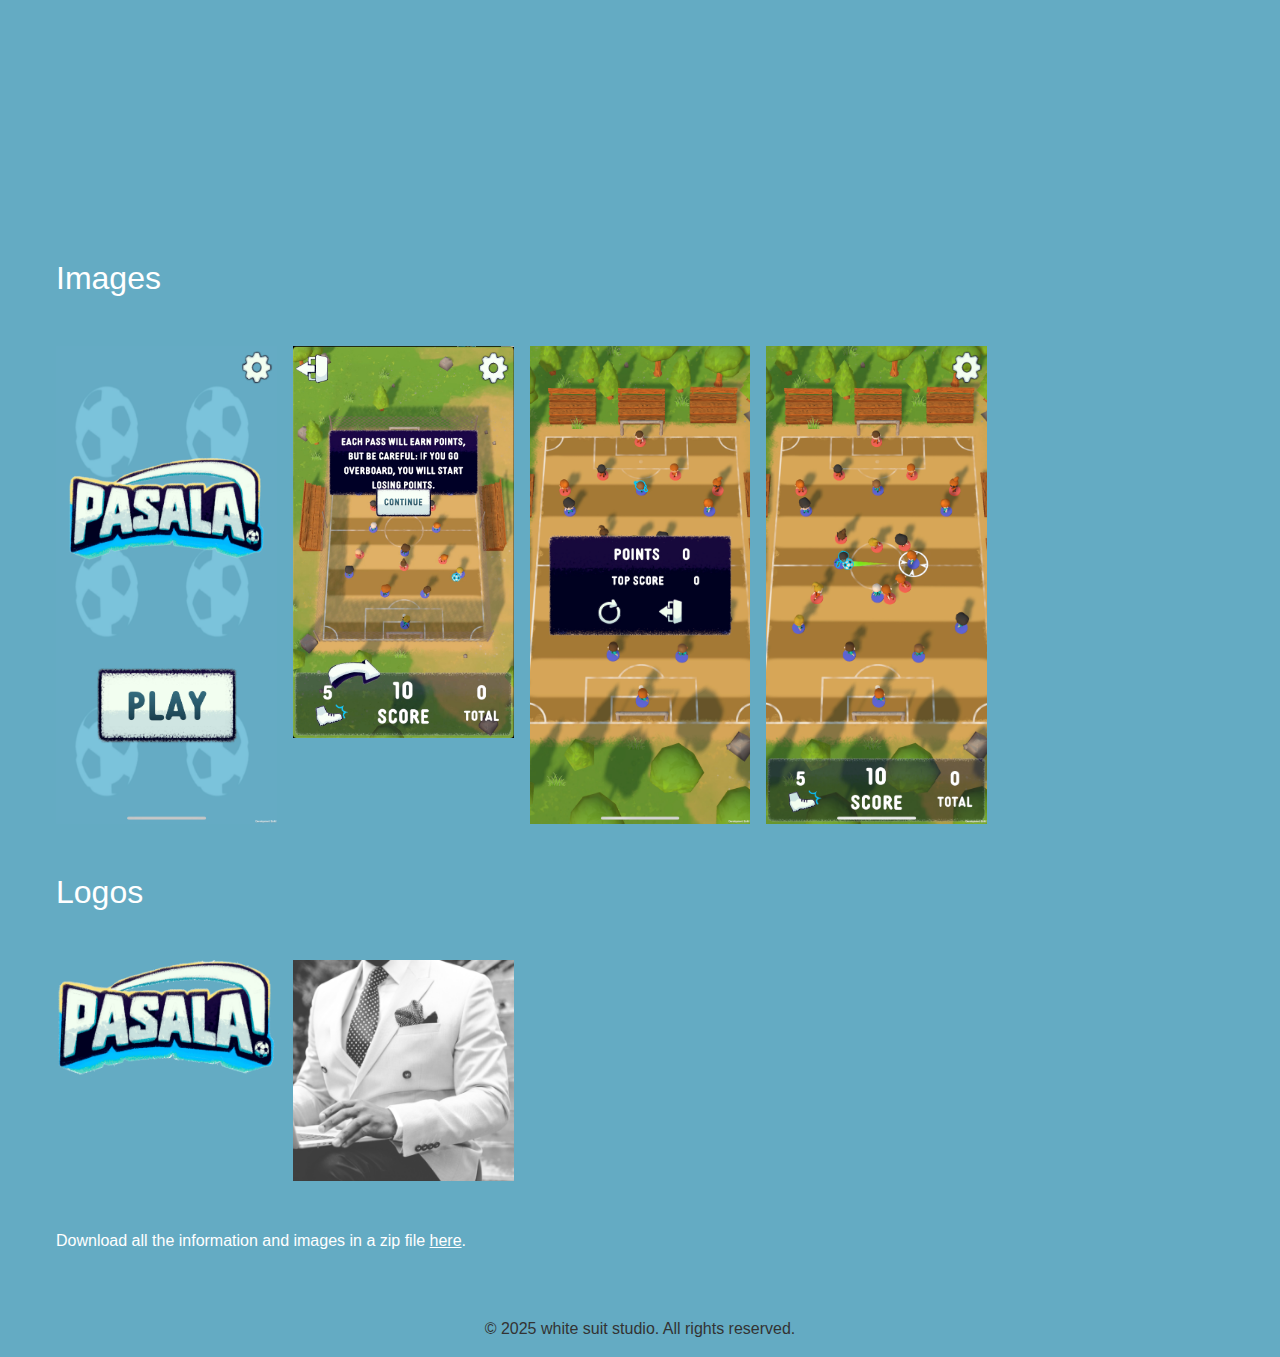
<file: pasala/press-kit.html>
<!DOCTYPE html>
<html lang="en">
<head>
    <meta charset="UTF-8">
    <meta name="viewport" content="width=device-width, initial-scale=1.0">
    <link rel="icon" href="images/favicon-32.png" type="image/x-icon">
    <meta name="description" content=".">
    <meta property="og:title" content="Pasala! - Mobile Game">
    <meta property="og:description" content="">
    <meta property="og:type" content="website">
    <meta property="og:url" content="https://pasala.whitesuit.studio">
    <meta property="og:image" content="images/white-suit-1920.jpeg">
    <title>Pasala! - Press Kit</title>

    <!-- Google tag (gtag.js) -->
    <!-- <script async src="https://www.googletagmanager.com/gtag/js?id=G-CWVQSRM048"></script>
    <script>
    window.dataLayer = window.dataLayer || [];
    function gtag(){dataLayer.push(arguments);}
    gtag('js', new Date());

    gtag('config', 'G-CWVQSRM048');
    </script> -->
    <link rel="preconnect" href="https://fonts.googleapis.com">
    <link rel="preconnect" href="https://fonts.gstatic.com" crossorigin>
    <link href="https://fonts.googleapis.com/css2?family=Saira+Extra+Condensed:wght@400&display=swap" rel="stylesheet">
    <link rel="stylesheet" href="css/main.css">
</head>
<body>
    <div class="wrapper">
        <header class="main-header">
            <h1 class="main-title">
                <img class="logo-image" src="images/logo-265.png" srcset="images/logo-265.png 1x, images/logo-531.png 2x, images/logo-1062.png 3x" alt="Pasala! Logo">
                <span class="sr-only" translate="no">Pasala!</span>
            </h1>
        </header>

        <main class="press-grid">
            <div class="left">
                <h2>
                    Factsheet
                </h2>
                <p>
                    <strong>Developer:</strong><br>
                    <a href="index.php">white suit studio</a><br>
                    Based in Buenos Aires, Argentina
                </p>
                <p>
                    <strong>Release date:</strong><br>
                    1st April, 2025
                </p>

                <p>
                    <strong>Platforms:</strong><br>
                    <a href="#">iOS</a><br>
                    <a href="#">Android</a>
                </p>
                <p>
                    <strong>Website:</strong><br>
                    <a href="https://pasala.whitesuit.studio">https://pasala.whitesuit.studio</a>
                </p>
                <p>
                    <strong>Regular Price:</strong><br>
                    $2.99
                </p>
                <p>
                    <strong>Contact:</strong><br>
                    support@whitesuit.studio
                </p>
                    
            </div>

            <div class="right">
                <h2>
                    Description
                </h2>
                <p>
                    Pasala! is a football game where you want to score goals with as few passes as possible. Each scoring area has a target number of passes. If you go over that target, your score goes down.
                </p>
                <p>
                    What the game emphasizes:
                </p>
                <ul>
                    <li>Strategic Passing: Planning your passes carefully.</li>
                    <li>Efficiency: Scoring with the fewest passes.</li>
                    <li>Risk Management: Balancing the desire for a good setup with the risk of penalties.</li>
                </ul>
                <p>
                    In essence, it's a game that rewards smart, precise play over excessive ball handling.
                </p>

                <h2>
                    History
                </h2>
                <p>
                    I loved playing videogames, but I have never played them in my phone since my baby was born. She used to take long naps as a baby, but I have never been a nap-guy. As she pushed me to stay next to her, I started reading and I read a lot. However, sometimes I didn't have what to read and I also started playing videogames in my phone. In the beginning, I didn't like them. I was a strategy-videogame guy. I love playing Age Of Empires, CiV or Anno. There is no game like that for mobile. However, I have been playing for more than 7 years, and I found many games I liked. <br>
                    I wanted to create a simple and silly game. I loved the games don't need internet the most. The ones you don't need to watch ADs to play. I want players to relax for a while after a long day working. Like that small machine to play Tetris I used to owned as a child. It works only to play Tetris over and over again, but it was fun! I had to replace many batteries of that stuff and I didn't become an addict.<br>
                    I watch football matches every Saturday, and I thought I can produce a football game. I was thinking a lot about how to play football in my mobile till I thought this idea. What if do we mix chess with football?<br>
                    …<br>
                    I am software developer and a frustrated script writer. I was also a film producer. Perfect combination to mix them and funded a video game studio. <strong translate="no">Pasala!</strong> is the first game produced by <em translate="no">white suit studio</em>. I am sure it won't be the last.
                </p>
                <h2>
                    Features
                </h2>
                <ul>
                    <li>
                        No ADs, no videos to watch, no in-app purchases.
                    </li>
                    <li>
                        Engaging levels with diverse challenges to keep you captivated.
                    </li>
                    <li>
                        Relaxing music and ambient sounds.
                    </li>
                    <li>
                        The game supports the following languages: English, Spansih, Portuguese.
                    </li>
                </ul>
            </div>
        </main>

        <section class="assets-section">
            <h2>
                Videos
            </h2>

            <div class="video-grid">
                <iframe width="315" height="560" src="https://youtube.com/embed/j5a44Y2T144?si=7QGyR9jmy7XbEwcT" title="YouTube video player" frameborder="0" allow="accelerometer; autoplay; clipboard-write; encrypted-media; gyroscope; picture-in-picture; web-share" referrerpolicy="strict-origin-when-cross-origin" allowfullscreen></iframe>
                <iframe width="315" height="560" src="https://youtube.com/embed/aB2rCLfUIcA?si=vCAGsRVNvQA0dKAd" title="YouTube video player" frameborder="0" allow="accelerometer; autoplay; clipboard-write; encrypted-media; gyroscope; picture-in-picture; web-share" referrerpolicy="strict-origin-when-cross-origin" allowfullscreen></iframe>
                <iframe width="315" height="560" src="https://youtube.com/embed/gIhbfacIiVU?si=M8-2iNtbnhjViKSr" title="YouTube video player" frameborder="0" allow="accelerometer; autoplay; clipboard-write; encrypted-media; gyroscope; picture-in-picture; web-share" referrerpolicy="strict-origin-when-cross-origin" allowfullscreen></iframe>
            </div>

            
            <h2>
                Images
            </h2>

            <div class="assets-grid images-grid">
                <a href="images/screenshots/screenshot1.jpg" target="_blank" rel="noopener noreferrer">
                    <img class="logo-image" src="images/screenshots/screenshot1.jpg"alt="Pasala! Images">
                </a>
                <a href="images/screenshots/screenshot2.jpg" target="_blank" rel="noopener noreferrer">
                    <img class="logo-image" src="images/screenshots/screenshot2.jpg"alt="Pasala! Images">
                </a>
                <a href="images/screenshots/screenshot3.jpg" target="_blank" rel="noopener noreferrer">
                    <img class="logo-image" src="images/screenshots/screenshot3.jpg"alt="Pasala! Images">
                </a>
                <a href="images/screenshots/screenshot4.jpg" target="_blank" rel="noopener noreferrer">
                    <img class="logo-image" src="images/screenshots/screenshot4.jpg"alt="Pasala! Images">
                </a>
            </div>

            <h2>
                Logos
            </h2>
            
            <div class="assets-grid logo-grid">
                <a href="images/logo-1062.png" target="_blank" rel="noopener noreferrer">
                    <img class="logo-image" src="images/logo-1062.png"alt="Pasala! Logo">
                <a href="images/logo-studio-512.jpg" target="_blank" rel="noopener noreferrer">
                    <img class="logo-image" src="images/logo-studio-512.jpg" alt="white suit studio Logo">
                </a>
            </div>

        </section>

        <p class="dlall-cta">
            Download all the information and images in a zip file <a href="#" target="_blank" rel="noopener noreferrer">here</a>.
        </p>

        <footer class="main-footer">
            <p class="legal" translate="no">
                &copy; 2025 white suit studio. All rights reserved.
            </p>
        </footer>
    </div>
</body>
</html>
</file>
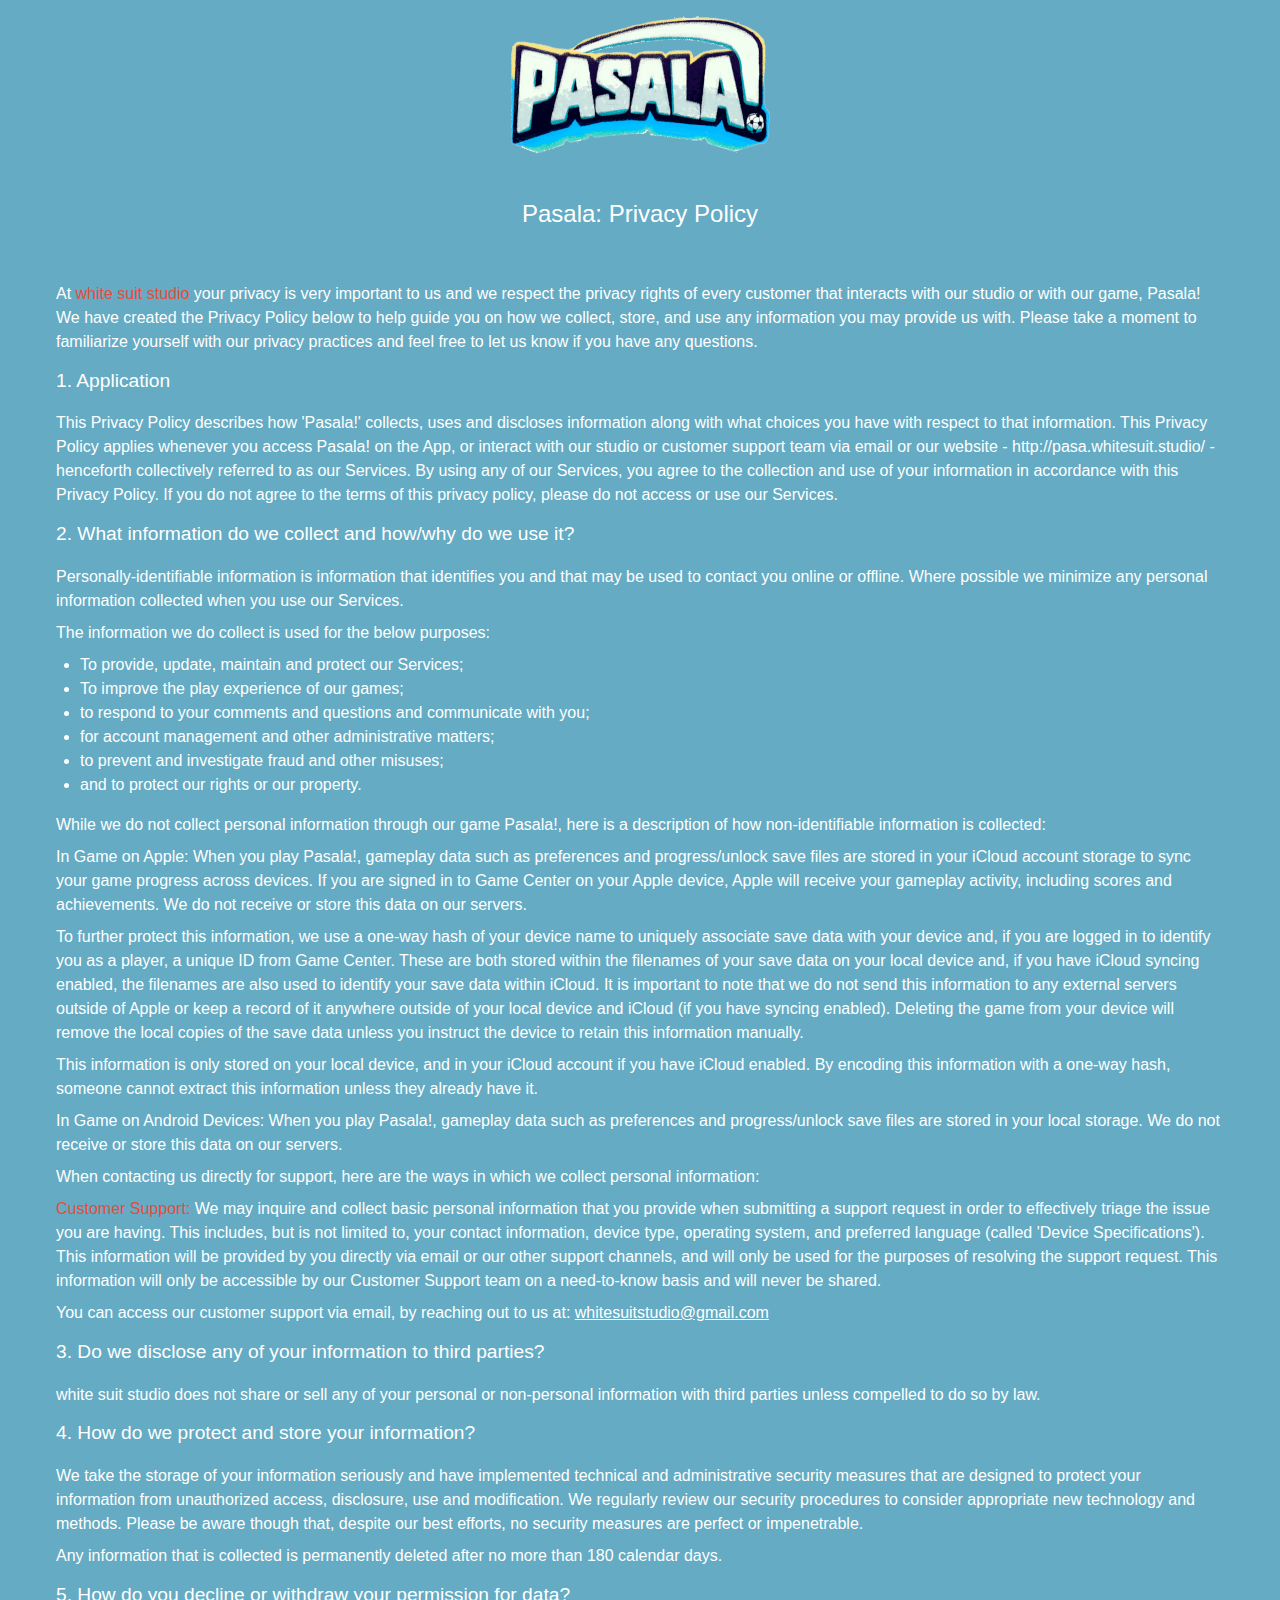
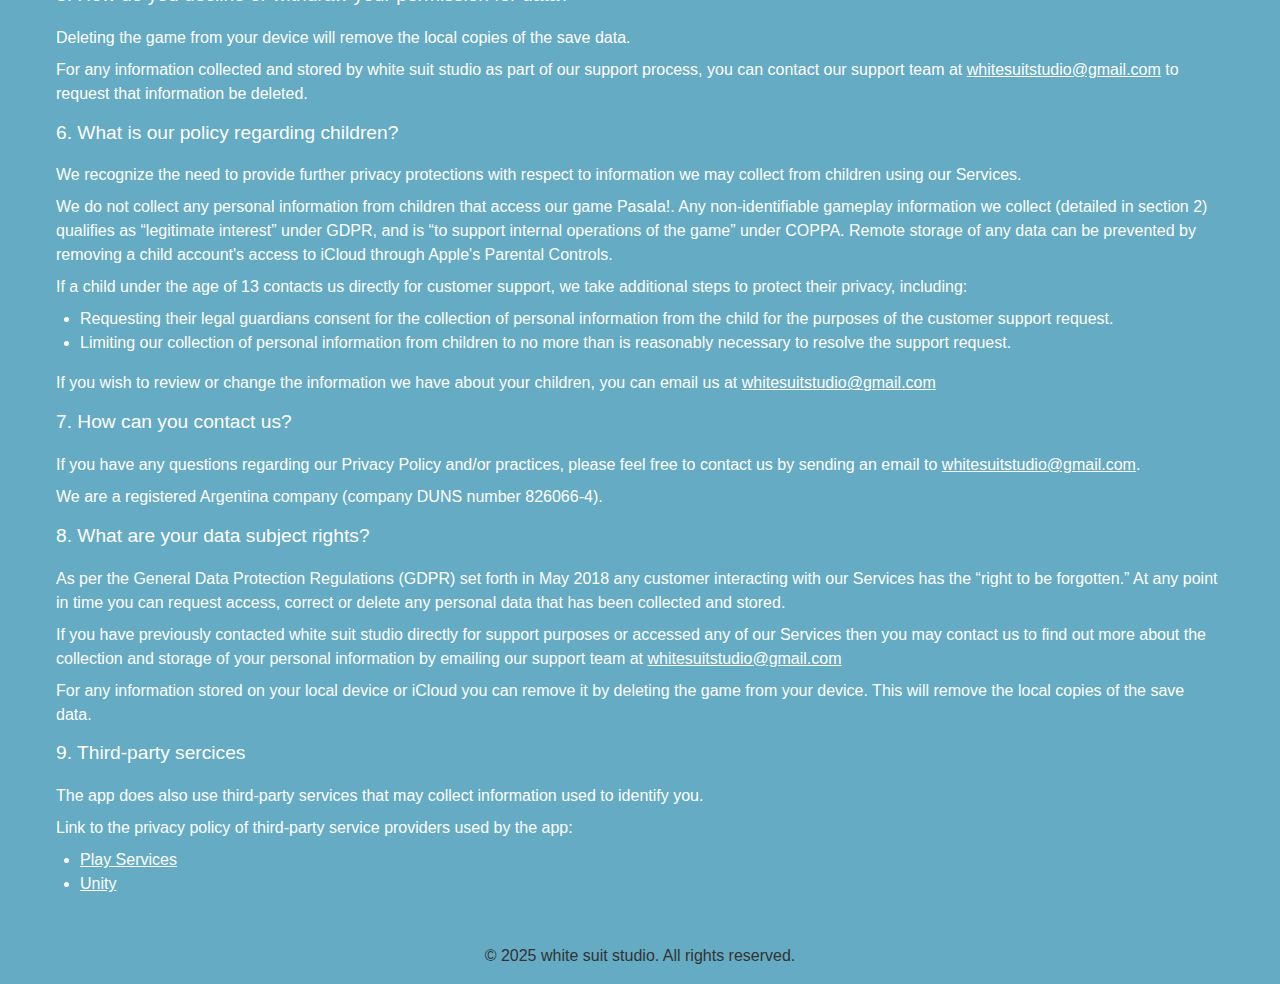
<file: pasala/privacy-policy.html>
<!DOCTYPE html>
<html lang="en">
<head>
    <meta charset="UTF-8">
    <meta name="viewport" content="width=device-width, initial-scale=1.0">
    <link rel="icon" href="images/favicon-32.png" type="image/x-icon">
    <meta name="description" content=".">
    <meta property="og:title" content="Pasala! - Mobile Game">
    <meta property="og:description" content="">
    <meta property="og:type" content="website">
    <meta property="og:url" content="https://pasala.whitesuit.studio">
    <meta property="og:image" content="images/white-suit-1920.jpeg">
    <title>Pasala! - Privacy Policy</title>

    <!-- Google tag (gtag.js) -->
    <!-- <script async src="https://www.googletagmanager.com/gtag/js?id=G-CWVQSRM048"></script>
    <script>
    window.dataLayer = window.dataLayer || [];
    function gtag(){dataLayer.push(arguments);}
    gtag('js', new Date());

    gtag('config', 'G-CWVQSRM048');
    </script> -->
    <link rel="preconnect" href="https://fonts.googleapis.com">
    <link rel="preconnect" href="https://fonts.gstatic.com" crossorigin>
    <link href="https://fonts.googleapis.com/css2?family=Saira+Extra+Condensed:wght@400&display=swap" rel="stylesheet">
    <link rel="stylesheet" href="css/main.css">
</head>
<body>
    <div class="wrapper">

        <header class="main-header">
            <h2 class="main-title">
                <img class="logo-image" src="images/logo-265.png" srcset="images/logo-265.png 1x, images/logo-531.png 2x, images/logo-1062.png 3x" alt="Pasala! Logo">
                <span class="sr-only" translate="no">Pasala!</span>
            </h2>
        </header>

        <main class="policy-content">

            <h1 class="main-title">
                Pasala: Privacy Policy
            </h1>
            
            <p>
                At <strong>white suit studio</strong> your privacy is very important to us and we respect the privacy rights of every customer that interacts with our studio or with our game, Pasala! We have created the Privacy Policy below to help guide you on how we collect, store, and use any information you may provide us with. Please take a moment to familiarize yourself with our privacy practices and feel free to let us know if you have any questions.
            </p>

            <h4>
                1. Application
            </h4>
            
            <p>
                This Privacy Policy describes how 'Pasala!' collects, uses and discloses information along with what choices you have with respect to that information. This Privacy Policy applies whenever you access Pasala! on the App, or interact with our studio or customer support team via email or our website - http://pasa.whitesuit.studio/ - henceforth collectively referred to as our Services. By using any of our Services, you agree to the collection and use of your information in accordance with this Privacy Policy. If you do not agree to the terms of this privacy policy, please do not access or use our Services.
            </p>
            
            <h4>
                2. What information do we collect and how/why do we use it?
            </h4>
            
            <p>
                Personally-identifiable information is information that identifies you and that may be used to contact you online or offline. Where possible we minimize any personal information collected when you use our Services.
            </p>
            <p>
                The information we do collect is used for the below purposes:</p>
            <ul>
                <li>To provide, update, maintain and protect our Services;</li>
                <li>To improve the play experience of our games;</li>
                <li>to respond to your comments and questions and communicate with you;</li>
                <li>for account management and other administrative matters;</li>
                <li>to prevent and investigate fraud and other misuses;</li>
                <li>and to protect our rights or our property.</li>
            </ul>
            <p>
                While we do not collect personal information through our game Pasala!, here is a description of how non-identifiable information is collected:
            </p>
            <p>
                In Game on Apple: When you play Pasala!, gameplay data such as preferences and progress/unlock save files are stored in your iCloud account storage to sync your game progress across devices. If you are signed in to Game Center on your Apple device, Apple will receive your gameplay activity, including scores and achievements. We do not receive or store this data on our servers.
            </p>
            <p>
                To further protect this information, we use a one-way hash of your device name to uniquely associate save data with your device and, if you are logged in to identify you as a player, a unique ID from Game Center. These are both stored within the filenames of your save data on your local device and, if you have iCloud syncing enabled, the filenames are also used to identify your save data within iCloud. It is important to note that we do not send this information to any external servers outside of Apple or keep a record of it anywhere outside of your local device and iCloud (if you have syncing enabled). Deleting the game from your device will remove the local copies of the save data unless you instruct the device to retain this information manually.
            </p>
            <p>
                This information is only stored on your local device, and in your iCloud account if you have iCloud enabled. By encoding this information with a one-way hash, someone cannot extract this information unless they already have it.
            </p>
            <p>
                In Game on Android Devices: When you play Pasala!, gameplay data such as preferences and progress/unlock save files are stored in your local storage. We do not receive or store this data on our servers.
            </p>
            
            <p>
                When contacting us directly for support, here are the ways in which we collect personal information:
            </p>
            <p>
                <strong>Customer Support:</strong> We may inquire and collect basic personal information that you provide when submitting a support request in order to effectively triage the issue you are having. This includes, but is not limited to, your contact information, device type, operating system, and preferred language (called 'Device Specifications'). This information will be provided by you directly via email or our other support channels, and will only be used for the purposes of resolving the support request. This information will only be accessible by our Customer Support team on a need-to-know basis and will never be shared.
            </p>
            <p>
                You can access our customer support via email, by reaching out to us at: <a href="mailto:whitesuitstudio@gmail.com">whitesuitstudio@gmail.com</a>
            </p>
            
            <h4>
                3. Do we disclose any of your information to third parties?
            </h4>
            
            <p>
                white suit studio does not share or sell any of your personal or non-personal information with third parties unless compelled to do so by law.
            </p>
            
            <h4>
                4. How do we protect and store your information?
            </h4>
            
            <p>
                We take the storage of your information seriously and have implemented technical and administrative security measures that are designed to protect your information from unauthorized access, disclosure, use and modification. We regularly review our security procedures to consider appropriate new technology and methods. Please be aware though that, despite our best efforts, no security measures are perfect or impenetrable.
            </p>
            <p>
                Any information that is collected is permanently deleted after no more than 180 calendar days.
            </p>
            
            <h4>
                5. How do you decline or withdraw your permission for data?
            </h4>
            
            <p>
                Deleting the game from your device will remove the local copies of the save data.
            </p>
            <p>
                For any information collected and stored by white suit studio as part of our support process, you can contact our support team at <a href="mailto:whitesuitstudio@gmail.com">whitesuitstudio@gmail.com</a> to request that information be deleted.
            </p>
            
            <h4>
                6. What is our policy regarding children?
            </h4>
            
            <p>
                We recognize the need to provide further privacy protections with respect to information we may collect from children using our Services.
            </p>
            <p>
                We do not collect any personal information from children that access our game Pasala!. Any non-identifiable gameplay information we collect (detailed in section 2) qualifies as “legitimate interest” under GDPR, and is “to support internal operations of the game” under COPPA. Remote storage of any data can be prevented by removing a child account's access to iCloud through Apple's Parental Controls.
            </p>
            <p>
                If a child under the age of 13 contacts us directly for customer support, we take additional steps to protect their privacy, including:
            </p>
            <ul>
                <li>Requesting their legal guardians consent for the collection of personal information from the child for the purposes of the customer support request.</li>
                <li>Limiting our collection of personal information from children to no more than is reasonably necessary to resolve the support request.</li>
            </ul>
            <p>
                If you wish to review or change the information we have about your children, you can email us at <a href="mailto:whitesuitstudio@gmail.com">whitesuitstudio@gmail.com</a>
            </p>
            
            <h4>
                7. How can you contact us?
            </h4>
            
            <p>
                If you have any questions regarding our Privacy Policy and/or practices, please feel free to contact us by sending an email to <a href="mailto:whitesuitstudio@gmail.com">whitesuitstudio@gmail.com</a>.
            </p>
            <p>
                We are a registered Argentina company (company DUNS number 826066-4).
            </p>
            
            <h4>
                8. What are your data subject rights?
            </h4>
            
            <p>
                As per the General Data Protection Regulations (GDPR) set forth in May 2018 any customer interacting with our Services has the “right to be forgotten.” At any point in time you can request access, correct or delete any personal data that has been collected and stored.</p>
            <p>
                If you have previously contacted white suit studio directly for support purposes or accessed any of our Services then you may contact us to find out more about the collection and storage of your personal information by emailing our support team at <a href="mailto:whitesuitstudio@gmail.com">whitesuitstudio@gmail.com</a>
            </p>
            <p>
                For any information stored on your local device or iCloud you can remove it by deleting the game from your device. This will remove the local copies of the save data.
            </p>

            <h4>
                9. Third-party sercices
            </h4>
            <p>
                The app does also use third-party services that may collect information used to identify you.
            </p>
            <p>
                Link to the privacy policy of third-party service providers used by the app:
            </p>
            <ul>
                <li>
                    <a href="https://www.google.com/policies/privacy/" target="_blank">Play Services</a></li>        
                <li>
                    <a href="https://unity.com/legal/privacy-policy" target="_blank">Unity</a></li>
            </ul>
            
            
                
        </main>
        
        <footer class="main-footer">
            <p class="legal" translate="no">
                &copy; 2025 white suit studio. All rights reserved.
            </p>
        </footer>

    </div>
</body>
</html>
</file>
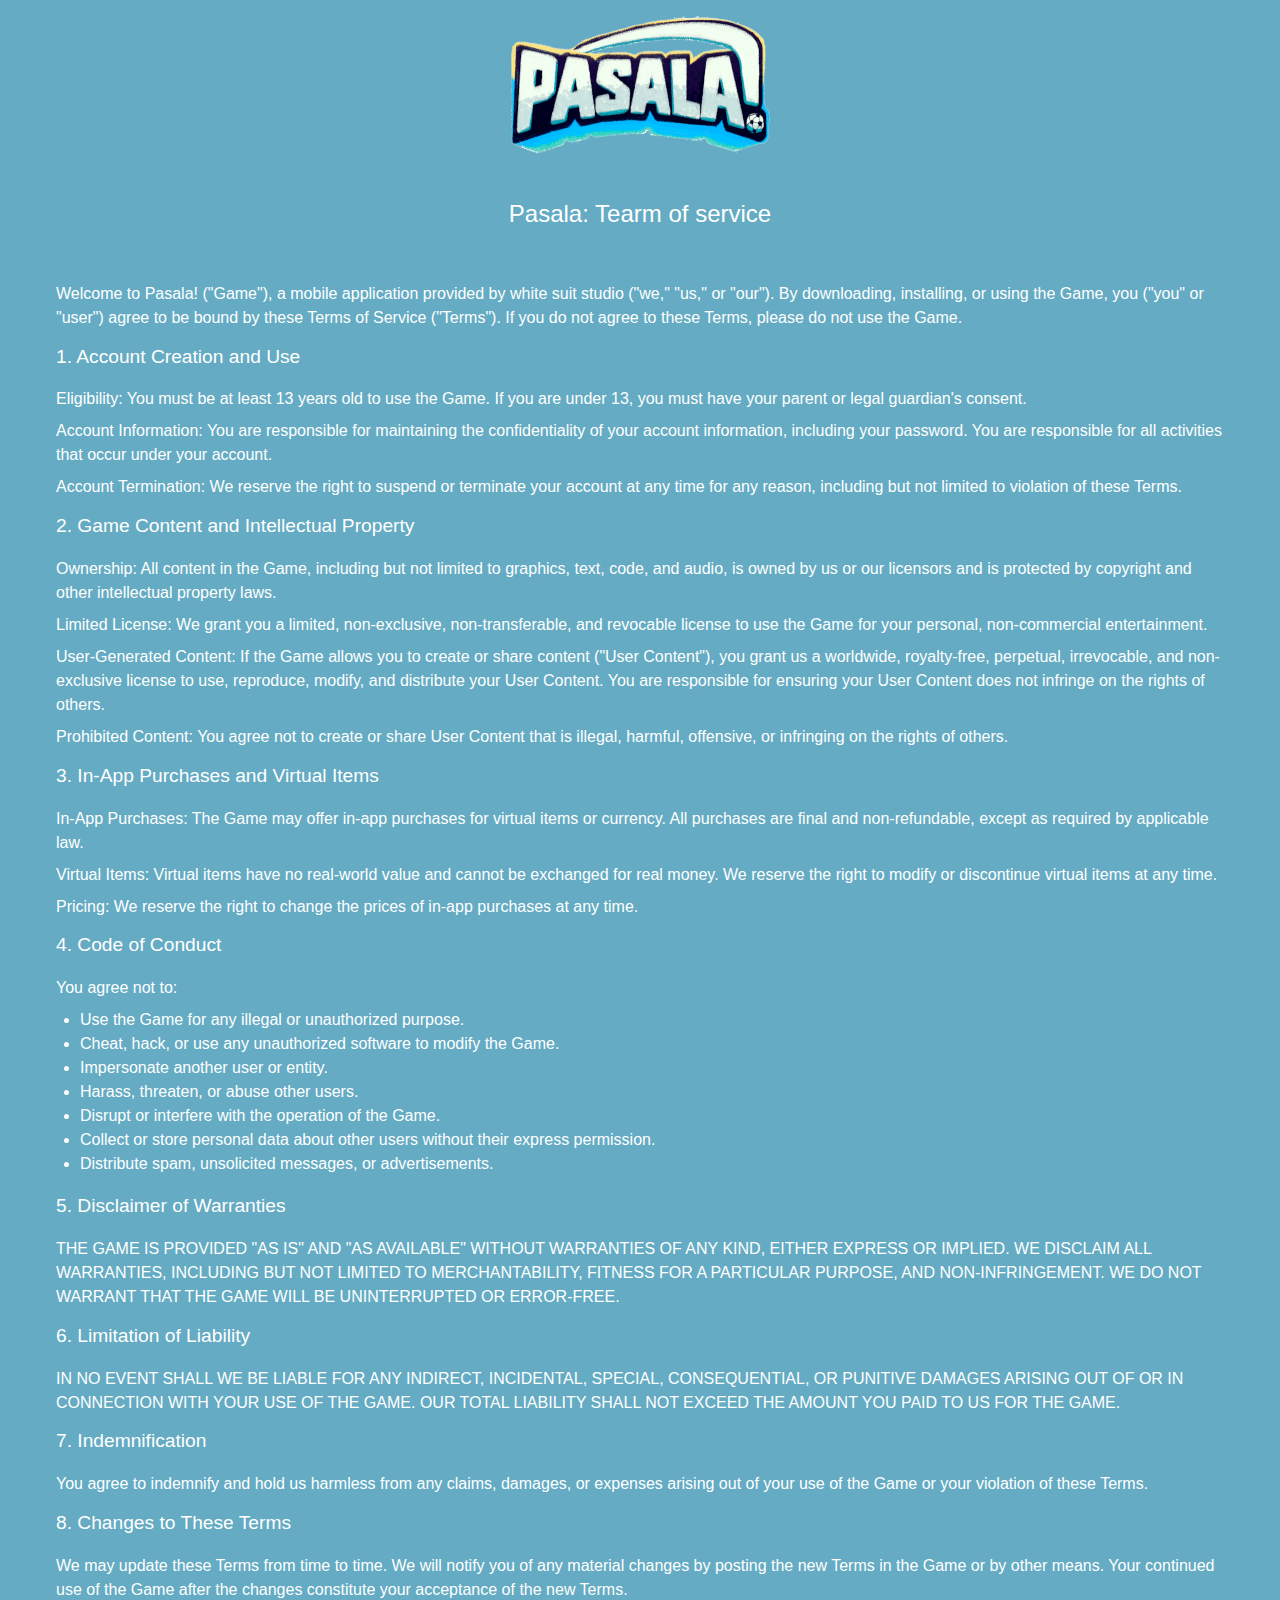
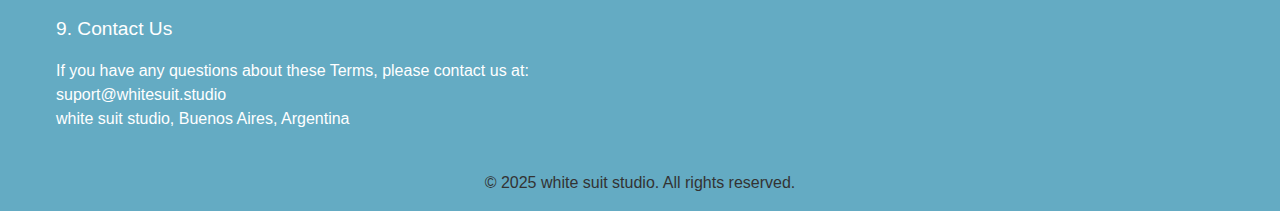
<file: pasala/terms-of-service.html>
<!DOCTYPE html>
<html lang="en">
<head>
    <meta charset="UTF-8">
    <meta name="viewport" content="width=device-width, initial-scale=1.0">
    <link rel="icon" href="images/favicon-32.png" type="image/x-icon">
    <meta name="description" content=".">
    <meta property="og:title" content="Pasala! - Mobile Game">
    <meta property="og:description" content="">
    <meta property="og:type" content="website">
    <meta property="og:url" content="https://pasala.whitesuit.studio">
    <meta property="og:image" content="images/white-suit-1920.jpeg">
    <title>Pasala! - Tearm of service</title>

    <!-- Google tag (gtag.js) -->
    <!-- <script async src="https://www.googletagmanager.com/gtag/js?id=G-CWVQSRM048"></script>
    <script>
    window.dataLayer = window.dataLayer || [];
    function gtag(){dataLayer.push(arguments);}
    gtag('js', new Date());

    gtag('config', 'G-CWVQSRM048');
    </script> -->
    <link rel="preconnect" href="https://fonts.googleapis.com">
    <link rel="preconnect" href="https://fonts.gstatic.com" crossorigin>
    <link href="https://fonts.googleapis.com/css2?family=Saira+Extra+Condensed:wght@400&display=swap" rel="stylesheet">
    <link rel="stylesheet" href="css/main.css">
</head>
<body>
    <div class="wrapper">
        <header class="main-header">
            <h2 class="main-title">
                <img class="logo-image" src="images/logo-265.png" srcset="images/logo-265.png 1x, images/logo-531.png 2x, images/logo-1062.png 3x" alt="Pasala! Logo">
                <span class="sr-only" translate="no">Pasala!</span>
            </h2>
        </header>

        <main class="policy-content">

            <h1 class="main-title">
                Pasala: Tearm of service
            </h1>

            <p>
                Welcome to Pasala! ("Game"), a mobile application provided by white suit studio ("we," "us," or "our"). By downloading, installing, or using the Game, you ("you" or "user") agree to be bound by these Terms of Service ("Terms"). If you do not agree to these Terms, please do not use the Game.</p>

            <h3>
                1. Account Creation and Use
            </h3>

            <p>
                Eligibility: You must be at least 13 years old to use the Game. If you are under 13, you must have your parent or legal guardian's consent.
            </p>
            <p>
                Account Information: You are responsible for maintaining the confidentiality of your account information, including your password. You are responsible for all activities that occur under your account. 
            </p>
            <p>
                Account Termination: We reserve the right to suspend or terminate your account at any time for any reason, including but not limited to violation of these Terms. 
            </p>

            <h3>
                2. Game Content and Intellectual Property
            </h3>

            <p>
                Ownership: All content in the Game, including but not limited to graphics, text, code, and audio, is owned by us or our licensors and is protected by copyright and other intellectual property laws.
            </p>
            <p>
                Limited License: We grant you a limited, non-exclusive, non-transferable, and revocable license to use the Game for your personal, non-commercial entertainment. 
            </p>
            <p>
                User-Generated Content: If the Game allows you to create or share content ("User Content"), you grant us a worldwide, royalty-free, perpetual, irrevocable, and non-exclusive license to use, reproduce, modify, and distribute your User Content. You are responsible for ensuring your User Content does not infringe on the rights of others.
            </p>
            <p>
                Prohibited Content: You agree not to create or share User Content that is illegal, harmful, offensive, or infringing on the rights of others.
            </p>

            <h3>
                3. In-App Purchases and Virtual Items
            </h3>

            <p>
                In-App Purchases: The Game may offer in-app purchases for virtual items or currency. All purchases are final and non-refundable, except as required by applicable law.
            </p>
            <p>
                Virtual Items: Virtual items have no real-world value and cannot be exchanged for real money. We reserve the right to modify or discontinue virtual items at any time.
            </p>
            <p>
                Pricing: We reserve the right to change the prices of in-app purchases at any time.
            </p>

            <h3>
                4. Code of Conduct
            </h3>

            <p>
                You agree not to:
            
            
            
            
            </p>

            <ul>
                <li>Use the Game for any illegal or unauthorized purpose.</li>
                <li>Cheat, hack, or use any unauthorized software to modify the Game.</li>
                <li>Impersonate another user or entity.</li>
                <li>Harass, threaten, or abuse other users.</li>
                <li>Disrupt or interfere with the operation of the Game.</li>
                <li>Collect or store personal data about other users without their express permission.</li>
                <li>Distribute spam, unsolicited messages, or advertisements.</li>
            </ul>

            <h3>
                5. Disclaimer of Warranties
            </h3>

            <p>
                THE GAME IS PROVIDED "AS IS" AND "AS AVAILABLE" WITHOUT WARRANTIES OF ANY KIND, EITHER EXPRESS OR IMPLIED. WE DISCLAIM ALL WARRANTIES, INCLUDING BUT NOT LIMITED TO MERCHANTABILITY, FITNESS FOR A PARTICULAR PURPOSE, AND NON-INFRINGEMENT. WE DO NOT WARRANT THAT THE GAME WILL BE UNINTERRUPTED OR ERROR-FREE. 
            
            
            
            </p>

            <h3>
                6. Limitation of Liability
            </h3>

            <p>
                IN NO EVENT SHALL WE BE LIABLE FOR ANY INDIRECT, INCIDENTAL, SPECIAL, CONSEQUENTIAL, OR PUNITIVE DAMAGES ARISING OUT OF OR IN CONNECTION WITH YOUR USE OF THE GAME. OUR TOTAL LIABILITY SHALL NOT EXCEED THE AMOUNT YOU PAID TO US FOR THE GAME.
            
            
            </p>

            <h3>
                7. Indemnification
            </h3>

            <p>
                You agree to indemnify and hold us harmless from any claims, damages, or expenses arising out of your use of the Game or your violation of these Terms. 
            
            </p>

            <h3>
                8. Changes to These Terms
            </h3>

            <p>
                We may update these Terms from time to time. We will notify you of any material changes by posting the new Terms in the Game or by other means. Your continued use of the Game after the changes constitute your acceptance of the new Terms.
            </p>

            <h3>
                9. Contact Us
            </h3>

            <p>
                If you have any questions about these Terms, please contact us at:<br>
            suport@whitesuit.studio<br>
            white suit studio, Buenos Aires, Argentina
            </p>
        </main>

        <footer class="main-footer">
            <p class="legal" translate="no">
                &copy; 2025 white suit studio. All rights reserved.
            </p>
        </footer>
    </div>
</body>
</html>
</file>
<file: homeless/css/style.css>
* {
    box-sizing: border-box;
    scroll-behavior: smooth;
    margin: 0;
    padding: 0;
}

/*Variables*/
:root {
    --primary-color: #fff;
    --secondary-color: #29778d;
    --accent-color: #7d2f00;
    --background-light-color: #444;
    --background-accent-color: #333;
    --background-color: #222;
    --text-color: #fff;
    --font-primary: 'Open Sans', sans-serif;;
    --font-secondary:  'Roboto Slab', serif;
}

body {
    font-family: var(--font-primary);
    margin: 0;
    background-color: var(--background-color); /* Dark background */
    color: var(--text-color); /* Light text */
    line-height: 26px;
    font-size: 16px;
   
}

.container {
    max-width: 1200px;
    margin: 0 auto;
    padding: 20px;
}

header {
    background-color: var(--background-accent-color);
    padding: 200px 0 200px;
    text-align: center;
    background-image: url('../images/abandon-city.jpeg'); /* Replace with your header image */
    background-size: cover;
    background-position: center 60%;
    color: var(--text-color)
}

header h1 {
    font-family: var(--font-secondary);
    font-size: 3em;
    margin-bottom: 20px;
    line-height: 3.5rem;
}

header p.elevator-pitch {
    font-size: 1rem;
    margin-bottom: 30px;
    font-style: italic;
}

.button {
    display: inline-block;
    background-color: #555;
    color: var(--text-color);
    padding: .5rem 2rem;
    text-decoration: none;
    border-radius: 5px;
    font-weight: bold;
    transition: background-color 0.3s ease;
    margin-bottom: 1rem;
}

.button:hover {
    background-color: #777;
}

.content-section {
    padding: 60px 0;
}

#main-description .container {
    display: flex;
    gap: 40px;
    align-items: center;
    flex-direction: column;
}

.description-text {
    flex: 1;
}

.description-image {
    flex: 1;
}

.description-image img {
    max-width: 100%;
    height: auto;
    border-radius: 5px;
}

.description-text p {
    margin-bottom: 1rem;
}

#unique-features {
    background-color: var(--background-accent-color);
}

#unique-features h2, .description-text h2 {
    text-align: center;
    margin-bottom: 40px;
    font-family: var(--font-secondary);
    font-size: 2.5em;
    line-height: 3rem;
}

.features-grid {
    display: grid;
    grid-template-columns: repeat(auto-fit, minmax(300px, 1fr));
    gap: 30px;
}

.feature-card {
    background-color: var(--background-light-color);
    padding: 30px 30px 50px;
    border-radius: 5px;
    text-align: center;
}

.feature-card.specially {
    background-image: url('../images/screenshot4.jpeg');
    background-size: cover;
    background-position: center;
}

.feature-card img {
    max-width: 80px;
    margin-bottom: 15px;
}

.feature-card h3 {
    font-family: var(--font-secondary);
    margin-bottom: 10px;
}

footer {
    background-color: var(--background-color);
    padding: 30px 0;
    text-align: center;
    border-top: 1px solid #444;
}

.footer .container {
    display: flex;
    justify-content: space-between;
    align-items: center;
}

.social-links a {
    display: inline-block;
    margin-left: 10px;
}

.social-links img {
    width: 25px;
    height: 25px;
    opacity: 0.7;
    transition: opacity 0.3s ease;
}

.social-links img:hover {
    opacity: 1;
}

/* Placeholder styles for images - replace with your actual images */
header, #main-description .description-image, .feature-card img, footer .social-links img {
    /* You'll need to replace these with your actual image paths */
    /* Example: background-image: url('images/header_bg.jpg'); */
    /* background-color: #555; Placeholder */
}

/* Basic button styling */
.button {
    /* Add more specific button styles here */
}

/* Responsive adjustments (basic) */
@media (max-width: 768px) {
    #main-description .container {
        flex-direction: column;
        text-align: center;
    }
    .features-grid {
        grid-template-columns: 1fr;
    }
    .footer .container {
        flex-direction: column;
        gap: 15px;
    }

    .feature-card.specially {
        height: 500px;
    }
}

@media (max-width: 500px) {
    .feature-card.specially {
        height: 300px;
    }
}

@media (max-height: 400px) {
    header {
        padding: 50px 0;
    }
}

@media (min-width: 2000px) {
    header {
        padding: 400px 0;
    }
}
</file>
<file: assets/css/styles.css>
/*
reset
*/
 * {
     margin: 0;
     padding: 0;
 }

 strong,
 em {
     font-weight: 300;
     font-style: normal;
     font-family: "Raleway", serif;
 }

 body {
     font-family: "Raleway", serif;
     font-optical-sizing: auto;
     font-weight: 300;
     font-style: normal;
     font-size: 16px;
     line-height: 1.5;
     font-size: 16px;
     line-height: 22px;
 }

 .main-content {
     color: #1f1f1f;
     width: 100%;
     height: auto;
     overflow: hidden;
     position: relative;
     z-index: 3;
     display: flex;
     flex-direction: column;
     align-items: center;
     justify-content: center;
     top: 0;
     left: 0;
     background-color: rgba(255, 255, 255, 0.9);
 }

 .main-content h1 {
     font-weight: 300;
     letter-spacing: .5rem;
     font-size: 2.5rem;
     line-height: 2.8rem;
     text-align: center;
     padding: 0 1rem;
     margin-top: .7rem;
     margin-bottom: 1rem;
 }

 .main-content h2,
 .main-content h3 {
     font-weight: 300;
     font-size: 1.5rem;
     line-height: 2rem;
     text-align: center;
     padding: 0 1rem;
     margin: 0.7rem auto;
 }

 .main-content p {
     width: 95%;
     max-width: 720px;
     text-align: center;
     padding: 0 1rem;
     margin-bottom: .5rem;
 }

 .main-content ul {
     margin: 0.5rem auto;
 }

 .main-image {
     position: relative;
     z-index: 1;
     height: auto;
     max-width: 500px;
     width: 70%;
     object-fit: cover;
     display: block;
     margin: 0 auto 1rem;
     mask: radial-gradient(black 95%, transparent);
 }

 .new-game-section {
     position: relative;
     margin-top: 2rem;
     width: 100%;
     display: flex;
     align-items: center;
     justify-content: center;
 }

 .new-game-section h2 {
     font-size: 1rem;
     line-height: 1.1rem;
     text-align: center;
     padding: 0 1rem;
 }

 .new-game-section .link-game {
     background-color: transparent;
     padding: .5rem 2rem;
     border-radius: 5px;
     text-decoration: underline;
     font-size: 1rem;
     line-height: 1.1rem;
 }

 .new-game-section .link-game:hover {
     opacity: .5;
 }

 .main-footer {
     /* position: absolute;
            bottom: 1rem;
            left: 0; */
     width: 100%;
 }

 .main-footer p {
     text-align: left;
 }

 .links-section {
     list-style: none;
     padding: 0;
     margin: 0;
     width: 100%;
     max-width: 720px;
     text-align: center;
 }

 .links-section li {
     margin: 1rem 0;
 }

 .links-section li a {
     color: #1f1f1f;
     text-decoration: none;
     font-size: 1rem;
     line-height: 1.2rem;
     font-weight: 300;
 }

 .links-section li a:hover {
     opacity: .8;
     text-decoration: underline;
 }

 .links-section li.featured {
     margin-top: 1.5rem;
     margin-bottom: 1.5rem;
 }

 .links-section li.featured a {
     font-size: 1.2rem;
     line-height: 2rem;
     color: #111;
 }

 .content-policy {
     padding-top: 1rem;
     padding-bottom: 1rem;
 }

.cookies-policy-message {
    position: fixed;
    z-index: 11;
    bottom: 0;
    right: 0;
    width: 100%;
    max-width: 510px;
    padding: 1rem .5rem;
    background-color: #111111bd;
    color: #fff;
    text-align: center;
    display: flex;
 }

 .cookies-policy-message p {
    margin-right: .5rem;
 }

 .cookies-policy-message a {
    text-decoration: underline;
    color: #fff;
 }

 .cookies-policy-message button {
        background-color: transparent;
        color: #fff;
        border: 1px solid white;
        padding: .5rem;
        font-size: 1rem;
        line-height: 1.2rem;
        font-weight: 300;
        cursor: pointer;
 }

 @media (max-width: 960px) {
     .main-content {
         padding: 1rem 0 .5rem;
     }

     .main-content p {
         width: 90%;
     }

     .main-footer {
         font-size: .7rem;
         line-height: .9rem;
         padding: .2rem;
         margin-top: 4rem;
         position: relative;
         bottom: auto;
     }

     .main-image {
         width: 90%;
     }

     .main-content h1 {
         letter-spacing: .5rem;
         font-size: 1.5rem;
         line-height: 2rem;
         padding: 0 1rem;
         margin-top: .7rem;
         margin-bottom: 1rem;
     }

     .new-game-section {
         flex-direction: column;
     }
 }

 @media(min-height:768px) {
     .main-content {
         height: 100vh;
         padding: 0;
     }

     .content-policy {
         height: auto;
         padding: 2rem .5rem 1rem;
     }

     .main-footer {
         margin-top: 0;
         position: absolute;
         bottom: 1rem;
         left: 0;
         width: 100%;
     }

     .content-policy .main-footer {
         position: static;
         margin-top: 2rem;
     }
 }
</file>
<file: pasala/css/main.css>
/*
reset
*/
* {
    margin: 0;
    padding: 0;
    box-sizing: border-box;
}

a {
    text-decoration: none;
    color: inherit;
    cursor: pointer;
}
a:hover {
    text-decoration: underline;
}

strong, em {
    font-weight: inherit;
    font-style: inherit;
}

h1, h2, h3, h4, h5, h6 {
    font-weight: 400;
    margin-bottom: 1rem;
    font-size: 1rem;
    line-height: 1.3rem;
}

.sr-only {
    position: absolute;
    width: 1px;
    height: 1px;
    padding: 0;
    margin: -1px;
    overflow: hidden;
    clip: rect(0,0,0,0);
    border: 0;
}

.underlineit {
    text-decoration: underline;
}

.no-list, .no-list li {
    list-style: none;
    padding: 0;
    margin: 0;
}

.placeholder {
    width: 100%;
    max-width: 100%;
    height: auto;
    display: block;
    object-fit: fill;
}

.video-wrapper-vertical {
    position: relative;
    height: 0;
    padding-bottom: 177.78%; /* 16:9 aspect ratio for vertical video */
    padding-bottom: calc(var(--aspect-ratio, 1.7778) * 100%); /* Default to 9:16 aspect ratio */
}

.video-wrapper iframe, .video-wrapper video, .video-wrapper-vertical iframe, .video-wrapper-vertical video {
    position: absolute;
    top: 0;
    left: 0;
    width: 100%;
    height: 100%;
}

/* Color Variables */
:root {
    --primary-color: #fff;
    --secondary-color: #333;
    --accent-color: #e74c3c;
    --background-color: #64abc3;
    --text-color: #fff;
    --font-primary: 'Arial', 'Helvetica', sans-serif;
}



/* BASE */
body {
    font-family: var(--font-primary);
    background-color: var(--background-color);
    font-size: 16px;
    line-height: 24px;
    color: var(--text-color);;
}

.wrapper {
    width: 100%;
    max-width: 1200px;
    margin: 0 auto;
    padding: 1rem 1rem;
    display: flex;
    align-items: center;
    justify-content: center;
    flex-direction: column;
}

.stores-badget {
    width: 100%;
    max-width: 250px;
    height: auto;
    display: block;
}



/********************************
 *  Header
 ********************************/


.main-title {
    text-align: center;
    margin-bottom: 2rem;
}

.header-grid {
    display: grid;
    grid-template-columns: 1fr 1fr;
    gap: 1rem;
}

.header-left,
.header-right {
    display: flex;
    flex-direction: column;
    justify-content: center;
    text-align: center;
}

.header-left {
    overflow: hidden;
    padding: 1rem 4rem;
    max-height: 700px;
}

.store-badgets-container {
    display: flex;
    justify-content: center;
    align-items: center;
    gap: .6rem;
    margin-top: 1rem;
}

.cta {
    width: 140px;
    cursor: pointer;
    display: block;
    transform: scale(1);
}

.cta:hover {
    transform: scale(1.2);
    opacity: 0.8;
    transition: all 0.3s;
    text-decoration: none;
}

.main-cta {
    display: block;
    margin-top: 2rem;
    margin-bottom: .5rem;
    margin-left: auto;
    margin-right: auto;
    background-color: transparent;
    border: 1px solid var(--secondary-color);
    color: var(--secondary-color);
    border-radius: .7rem;
    padding: .9rem 1rem;
    text-align: center;
    text-transform: uppercase;
    width: 250px;
}

.main-cta:hover {
    background-color: var(--a-color);
    color: var(--primary-color);
}

.header-right h2 {
    color: var(--accent-color);
    font-size: 1.5rem;
    line-height: 2rem;
    margin-bottom: 1rem;
    padding: 0 1rem;
}

.header-right p {
    padding: 0 1.5rem;
}

.brief h3 {
    font-size: 1.5rem;
    line-height: 2rem;
}


@media (max-width: 768px) {
    .header-grid {
        grid-template-columns: 1fr;
    }

    .header-left {
        order: 2;
        max-height: none;
    }

    .header-right {
        order: 1;
    }
}

@media (max-width: 576px) {
    .header-left {
        padding: 1rem;
    }
}

/********************************
 *  Main Content
 ********************************/

.main-content {
    margin-top: 3rem;
    padding: 0 1rem;
}

.main-content h1 {
    font-size: 2rem;
    line-height: 2.5rem;
    margin-bottom: 3rem;
}

.main-content h2 {
    font-size: 1.5rem;
    line-height: 2rem;
    margin-bottom: 2rem;
}

.main-content p {
    margin-bottom: 1rem;
}

.square-wrapper {
    background-color: var(--accent-color);
    padding: 2rem;
    border-radius: .7rem;
}

.main-container {
    margin-bottom: 2rem;
}

.grid-content {
    display: grid;
    grid-template-columns: minmax(200px, 1fr);
    gap: 1rem;
}

.screenshots-images-section {
    margin: 2rem 0;
}

.screenshots-wrapper {
    display: grid;
    grid-template-columns: repeat(auto-fill, minmax(200px, 1fr));
    gap: 1rem;
}

.screenshots-wrapper img {
    width: 100%;
    height: auto;
    display: block;
    object-fit: cover;
}

.crew li, .features li {
    margin-bottom: .3rem;
}

.crew em, .features em {
   text-transform: uppercase;
}


/********************************
 *  Contact
 ********************************/
.contact-section {
    margin: 3rem 0;
    color: var(--secondary-color);
    width: 100%;
}

.contact-section h2 {
    font-size: 1.2rem;
    line-height: 1.8rem;
    margin-bottom: 2rem;
}

.contact-grid {
    display: grid;
    grid-template-columns: 1fr 1fr;
    gap: 1rem;
}

.social-links {
    display: flex;
    align-items: center;
    justify-content: center;
    gap: 1rem;
}

.social-links li {
    width: 40px;
    height: 40px;
}

.social-links a {
    opacity: 1;
    transition: all 0.3s;
}

.social-links a:hover {
    opacity: .6;
    transition: all 0.3s;
}

.social-links img {
    display: block;
    width: 100%;
    height: auto;
}


/********************************
 *  Footer
 ********************************/
.main-footer {
    margin-top: 2rem;
    color: var(--secondary-color);
}


/********************************
 *  policy content
 ********************************/
.policy-content h1 {
    font-size: 1.5rem;
    line-height: 2.5rem;
    margin-bottom: 3rem;
}

.policy-content h2 {
    font-size: 1.3rem;
    line-height: 2rem;
    margin-bottom: 1rem;
}

.policy-content h3, .policy-content h4 {
    font-size: 1.2rem;
    line-height: 1.8rem;
    margin: .8rem 0 1rem;
}

.policy-content strong {
    color: var(--accent-color);
}

.policy-content a {
    text-decoration: underline;
}

.policy-content p {
    margin-bottom: .5rem;
}

.policy-content ul {
    margin-bottom: 1rem;
    margin-left: 1.5rem;
}

/********************************
 *  press kit
 ********************************/

.press-grid {
    display: grid;
    grid-template-columns: 1fr 2fr;
    gap: 1rem;
}

.press-grid strong {
    color: var(--accent-color);
    text-transform: uppercase;
}

.press-grid h2 {
    font-size: 1.5rem;
    line-height: 2rem;
    margin-bottom: 1rem;
}

.press-grid p {
    margin-bottom: 1rem;
}

.press-grid ul {
    margin-left: 1.5rem;
}

 .assets-section {
    margin-top: 3rem;
    padding: 1rem 0;
 }

 .assets-section h2 {
    font-size: 2rem;
    line-height: 2.5rem;
    margin-bottom: 3rem;
    margin-top: 3rem;
 }

 .assets-section img {
    width: 100%;
    height: auto;
    object-fit: cover;
    display: block;
 }

 .assets-grid {
    display: grid;
    grid-template-columns: repeat(auto-fill, minmax(200px, 1fr));
    gap: 1rem;
 }

 .video-grid {
    display: flex;
    gap: 1rem;
    margin: 2rem 0;
 }

 .dlall-cta {
    margin: 2rem 0;
    align-self: flex-start;
    display: block;
    width: 100%;
    color: var(--primary-color);
 }

 .dlall-cta a {
    text-decoration: underline;
    display: inline;
 }

 @media (max-width: 768px) {
    .press-grid {
        display: block;
    }
    .video-grid {
        flex-direction: column;
        align-items: center;
    }
 }
</file>
